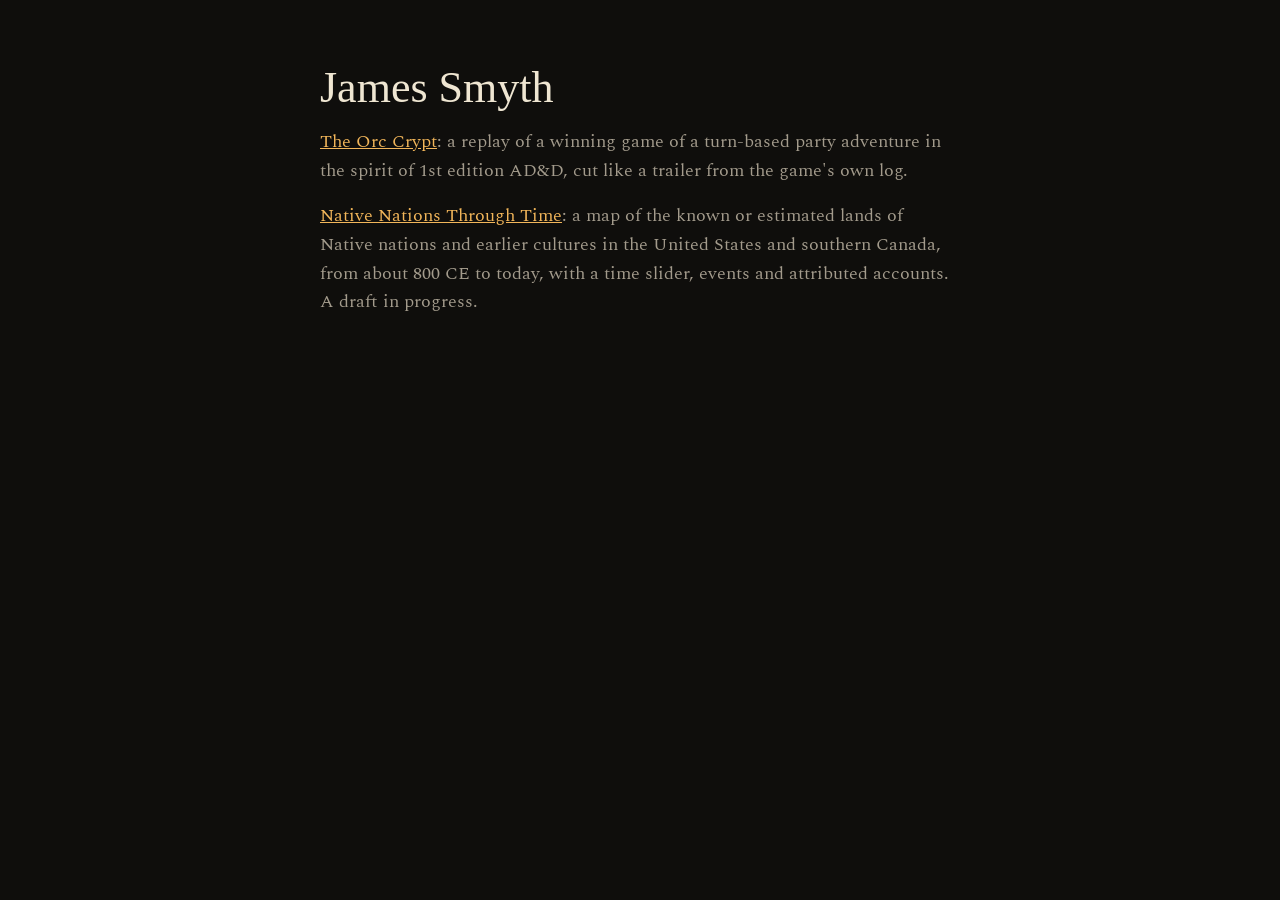
<file: index.html>
<!doctype html>
<html lang="en">
<head>
<meta charset="utf-8">
<meta name="viewport" content="width=device-width, initial-scale=1">
<title>James Smyth</title>
<link rel="stylesheet" href="https://fonts.googleapis.com/css2?family=IM+Fell+English+SC&family=Spectral&display=swap">
<style>
  :root { color-scheme: dark; }
  body { margin: 0; background: #0f0e0c; color: #efe6d2; font: 18px/1.6 "Spectral", Georgia, serif; padding: 64px 16px; }
  main { max-width: 640px; margin: 0 auto; display: grid; gap: 16px; }
  h1 { font: 400 44px/1.1 "IM Fell English SC", Georgia, serif; margin: 0; }
  a { color: #f2b65a; }
  p { margin: 0; color: #a39b8c; }
</style>
</head>
<body>
<main>
  <h1>James Smyth</h1>
  <p><a href="orc-crypt/">The Orc Crypt</a>: a replay of a winning game of a turn-based party adventure in the spirit of 1st edition AD&amp;D, cut like a trailer from the game's own log.</p>
  <p><a href="native-history/">Native Nations Through Time</a>: a map of the known or estimated lands of Native nations and earlier cultures in the United States and southern Canada, from about 800 CE to today, with a time slider, events and attributed accounts. A draft in progress.</p>
</main>
</body>
</html>
</file>
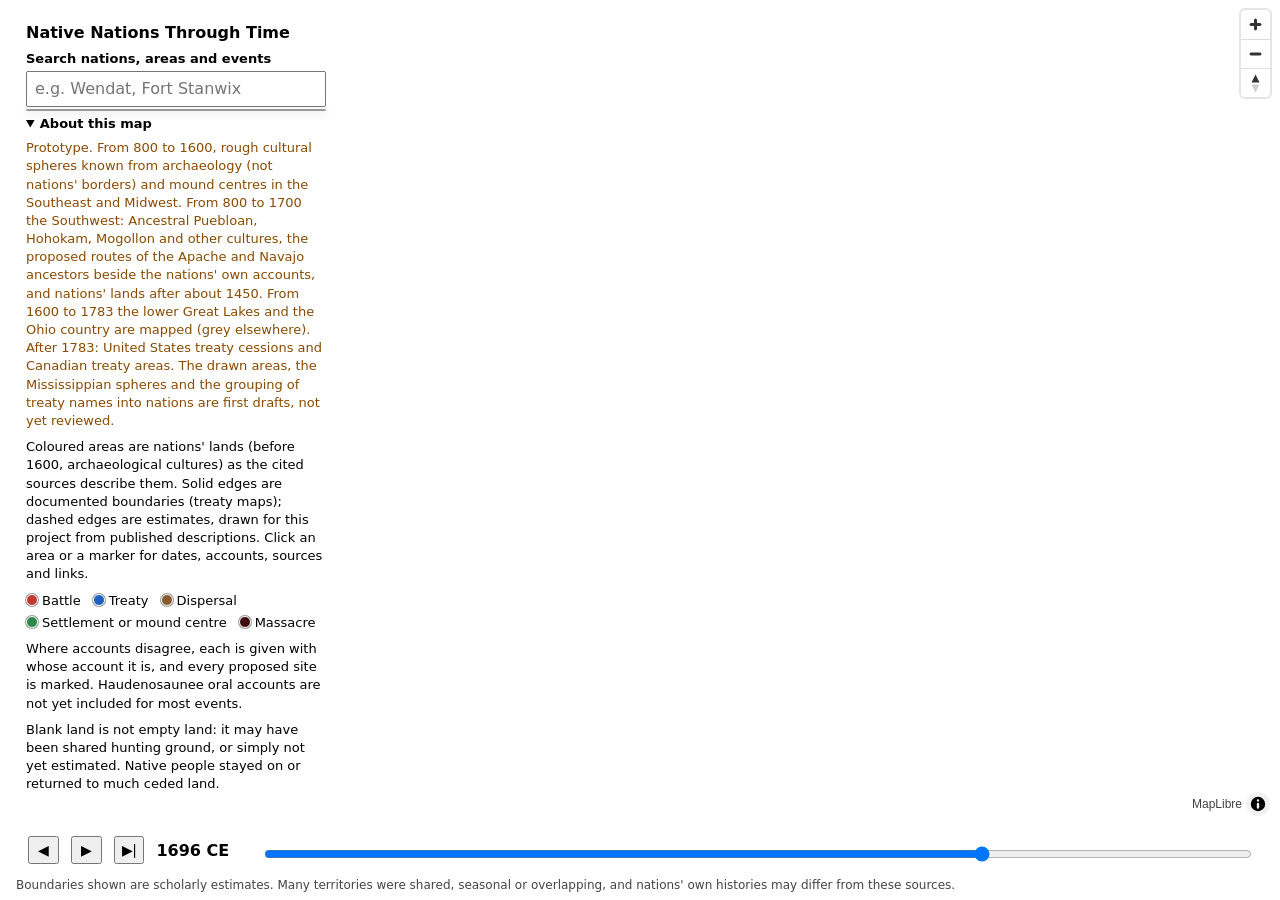
<file: native-history/index.html>
<!doctype html>
<html lang="en">
  <head>
    <meta charset="UTF-8" />
    <link rel="icon" type="image/svg+xml" href="/native-history/favicon.svg" />
    <meta name="viewport" content="width=device-width, initial-scale=1.0" />
    <title>Native Nations Through Time</title>
    <script type="module" crossorigin src="/native-history/assets/index-DQbSGbGF.js"></script>
    <link rel="stylesheet" crossorigin href="/native-history/assets/index-DJU72vhk.css">
  </head>
  <body>
    <div id="map"></div>
    <aside id="legend">
      <h1>Native Nations Through Time</h1>
      <div class="search">
        <label for="search">Search nations, areas and events</label>
        <input id="search" type="search" autocomplete="off" spellcheck="false" placeholder="e.g. Wendat, Fort Stanwix" />
        <ul id="search-results"></ul>
        <span id="search-status" class="visually-hidden" aria-live="polite"></span>
      </div>
      <details id="about" open>
      <summary>About this map</summary>
      <p class="prototype">
        Prototype. From 800 to 1600, rough cultural spheres known from archaeology (not
        nations' borders) and mound centres in the Southeast and Midwest. From 800 to 1700 the
        Southwest: Ancestral Puebloan, Hohokam, Mogollon and other cultures, the proposed routes of
        the Apache and Navajo ancestors beside the nations' own accounts, and nations' lands after
        about 1450. From 1600 to 1783 the lower Great Lakes and the Ohio country are mapped (grey
        elsewhere). After 1783: United
        States treaty cessions and Canadian treaty areas. The drawn areas, the Mississippian
        spheres and the grouping of treaty names into nations are first drafts, not yet reviewed.
      </p>
      <p>
        Coloured areas are nations' lands (before 1600, archaeological cultures) as the cited sources describe them. Solid edges are
        documented boundaries (treaty maps); dashed edges are estimates, drawn for this project
        from published descriptions. Click an area or a marker for dates, accounts, sources and
        links.
      </p>
      <ul class="key">
        <li><span class="dot" style="background:#c0392b"></span>Battle</li>
        <li><span class="dot" style="background:#1f5fbf"></span>Treaty</li>
        <li><span class="dot" style="background:#8a5a2b"></span>Dispersal</li>
        <li><span class="dot" style="background:#2a8a4a"></span>Settlement or mound centre</li>
        <li><span class="dot" style="background:#3d0b0b"></span>Massacre</li>
      </ul>
      <p>
        Where accounts disagree, each is given with whose account it is, and every proposed site
        is marked. Haudenosaunee oral accounts are not yet included for most events.
      </p>
      <p>
        Blank land is not empty land: it may have been shared hunting ground, or simply not yet
        estimated. Native people stayed on or returned to much ceded land.
      </p>
      <p>
        Point at the map to outline every area under the pointer; where areas overlap, a note
        names them. The address bar keeps the year and view, so the page can be shared or
        bookmarked as it is.
      </p>
      </details>
      <label><input id="show-today" type="checkbox" /> Show today's US reservations and trust lands</label>
      <label><input id="plain-basemap" type="checkbox" /> Hide modern borders, places and roads</label>
    </aside>
    <div id="overlap-readout" hidden aria-hidden="true"></div>
    <footer id="bottom-bar">
    <div id="timebar">
      <button id="back" type="button" aria-label="Back one year">◀</button>
      <button id="play" type="button" aria-label="Play">▶</button>
      <button id="forward" type="button" aria-label="Forward one year">▶|</button>
      <span id="year-label"></span>
      <div class="track">
        <div id="ticks"></div>
        <input id="year" type="range" min="800" max="2026" step="1" value="1696" aria-label="Year" />
      </div>
    </div>
    <p id="notice">
      Boundaries shown are scholarly estimates. Many territories were shared, seasonal or
      overlapping, and nations' own histories may differ from these sources.
    </p>
    </footer>
  </body>
</html>
</file>
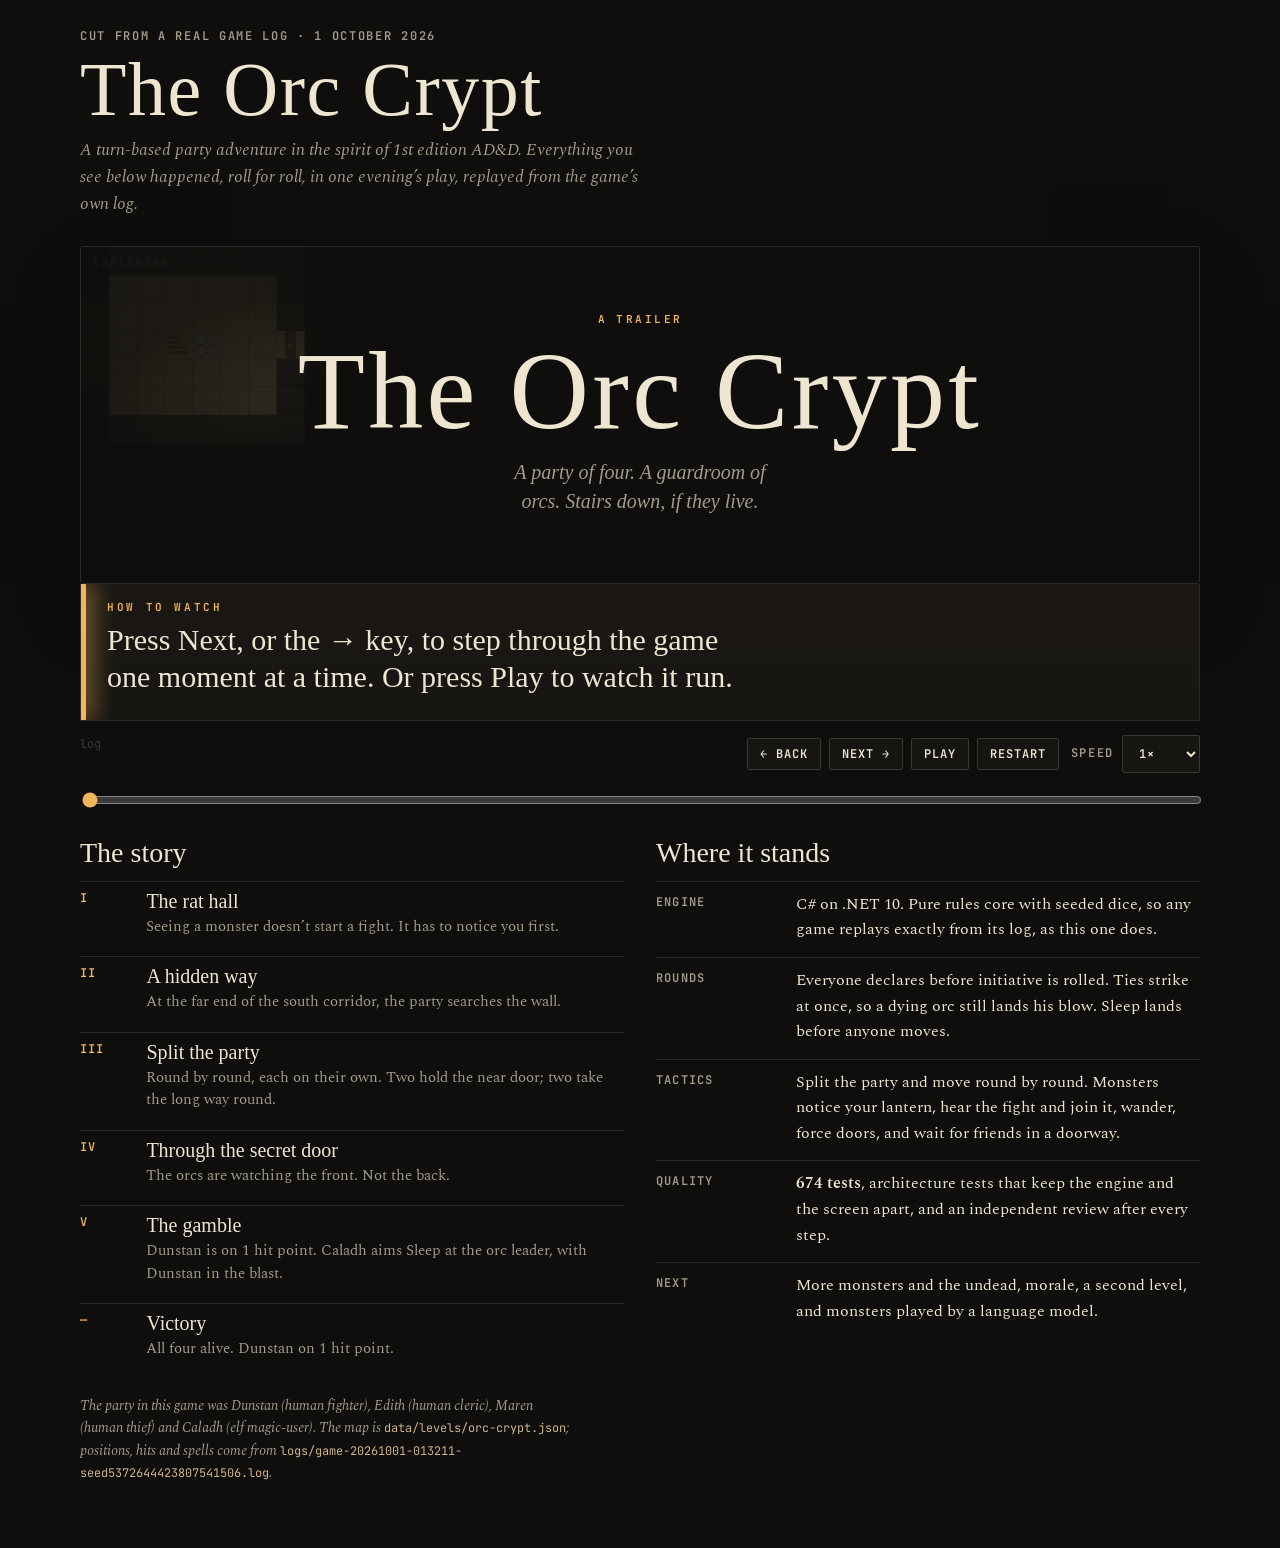
<file: orc-crypt/index.html>
<!doctype html>
<html lang="en">
<head>
<meta charset="utf-8">
<meta name="viewport" content="width=device-width, initial-scale=1, viewport-fit=cover">
<meta name="description" content="An animated replay of a real, winning game of The Orc Crypt, a turn-based party adventure in the spirit of 1st edition AD&amp;D.">
<style>*,*::before,*::after{box-sizing:border-box}body{margin:0}img{max-width:100%}[hidden]{display:none!important}</style>
<title>The Orc Crypt</title>
<link rel="preconnect" href="https://fonts.googleapis.com">
<link rel="preconnect" href="https://fonts.gstatic.com" crossorigin>
<link rel="stylesheet" href="https://fonts.googleapis.com/css2?family=IM+Fell+English+SC&family=IM+Fell+English:ital@0;1&family=Spectral:ital,wght@0,400;0,600;1,400&family=JetBrains+Mono:wght@400;600&display=swap">
<style>
  /* A single, deliberately dark world: a lantern in a crypt. */
  :root {
    color-scheme: dark;
    --night: #0f0e0c;
    --panel: #171512;
    --stone: #2b2723;
    --stone-edge: #3d3731;
    --floor-lit: #cdb58a;
    --floor-dim: #3a342c;
    --lantern: #f2b65a;
    --blood: #c4473d;
    --sleep: #7fa3d9;
    --ink: #efe6d2;
    --muted: #a39b8c;
    --rule: #2f2a25;
    --fighter: #8fb0c8;
    --cleric: #e3c06a;
    --thief: #8fbf8a;
    --mage: #b39ad9;
    --display: "IM Fell English SC", "IM Fell English", Georgia, "Times New Roman", serif;
    --display-i: "IM Fell English", Georgia, "Times New Roman", serif;
    --body: "Spectral", Georgia, "Times New Roman", serif;
    --mono: "JetBrains Mono", ui-monospace, "SF Mono", Menlo, Consolas, monospace;
  }
  html, body { background: var(--night); }
  body {
    color: var(--ink);
    font: 400 17px/1.6 var(--body);
    padding-inline: 16px;
    padding-block: 28px 64px;
  }
  .wrap { max-width: 1120px; margin: 0 auto; display: grid; gap: 28px; }

  header { display: grid; gap: 6px; }
  .eyebrow { font: 600 12px/1.4 var(--mono); letter-spacing: .14em; text-transform: uppercase; color: var(--muted); }
  h1 {
    font: 400 clamp(40px, 7vw, 76px)/1 var(--display);
    margin: 0; letter-spacing: .02em; text-wrap: balance;
    color: var(--ink);
  }
  .lede { margin: 4px 0 0; max-width: 62ch; color: var(--muted); font-style: italic; }

  /* The stage: map canvas with cards laid over it. */
  .stage {
    position: relative;
    border: 1px solid var(--rule);
    background: #000;
    overflow: hidden;
    border-radius: 3px;
    box-shadow: 0 30px 80px -30px rgba(0,0,0,.9);
  }
  canvas { display: block; width: 100%; height: auto; }
  .card {
    position: absolute; inset: 0;
    display: grid; place-content: center; text-align: center; gap: 10px;
    padding: 4% 8%;
    background: radial-gradient(ellipse at center, rgba(15,14,12,.72) 0%, rgba(15,14,12,.94) 70%);
    opacity: 0; transition: opacity .6s ease; pointer-events: none;
  }
  .card.on { opacity: 1; }
  .card .k { font: 600 11px/1 var(--mono); letter-spacing: .22em; text-transform: uppercase; color: var(--lantern); }
  .card .t { font: 400 clamp(26px, 5.4vw, 64px)/1.02 var(--display); margin: 0; text-wrap: balance; }
  .card .s { font: italic 400 clamp(14px, 1.9vw, 20px)/1.45 var(--display-i); color: var(--muted); max-width: 46ch; margin: 0 auto; text-wrap: balance; }
  .card[data-kind="title"] .t { font-size: clamp(38px, 9vw, 110px); letter-spacing: .03em; }
  .card[data-kind="victory"] .t { color: var(--lantern); }
  .roster { display: flex; flex-wrap: wrap; justify-content: center; gap: 10px 22px; margin-top: 6px; }
  .roster span { display: inline-flex; align-items: center; gap: 8px; font: 400 clamp(13px, 1.7vw, 18px)/1.2 var(--display-i); color: var(--ink); }
  .roster i { width: 12px; height: 12px; border-radius: 50%; border: 2px solid currentColor; display: inline-block; }

  .hud {
    position: absolute; top: 10px; left: 12px; right: 12px;
    display: flex; justify-content: space-between; gap: 12px; pointer-events: none;
    font: 600 11px/1 var(--mono); letter-spacing: .14em; text-transform: uppercase; color: rgba(239,230,210,.7);
  }

  /* The caption plate: what is happening, in large type, fixed under the map. */
  .plate {
    position: relative; overflow: hidden;
    border: 1px solid var(--rule); border-top: 0;
    background: linear-gradient(180deg, #1b1814 0%, var(--panel) 100%);
    padding: 18px 22px 16px 26px;
    min-height: 7.2em;
    display: grid; align-content: center; gap: 8px;
  }
  .plate::before {
    content: ""; position: absolute; left: 0; top: 0; bottom: 0; width: 5px;
    background: var(--accent, var(--lantern));
    box-shadow: 0 0 24px 2px var(--accent, var(--lantern));
    transition: background .3s, box-shadow .3s;
  }
  .plate .kind {
    font: 600 11px/1 var(--mono); letter-spacing: .24em; text-transform: uppercase;
    color: var(--accent, var(--lantern));
  }
  .plate .say {
    margin: 0; font: 400 clamp(19px, 2.6vw, 30px)/1.25 var(--display-i); color: var(--ink);
    text-wrap: balance;
  }
  .plate .say .who { font-family: var(--display); font-style: normal; letter-spacing: .02em; }
  .plate .say .num {
    font: 600 1.5em/1 var(--display); color: var(--accent, var(--lantern));
    text-shadow: 0 0 18px var(--accent, var(--lantern)); padding: 0 .08em;
  }
  .chips { display: flex; flex-wrap: wrap; gap: 8px; }
  .chip {
    font: 600 12px/1 var(--mono); letter-spacing: .06em; color: var(--ink);
    border: 1px solid var(--stone-edge); background: rgba(0,0,0,.35);
    padding: 6px 9px; border-radius: 2px;
  }
  .chip em { font-style: normal; color: var(--muted); font-weight: 400; }
  .plate.enter .kind, .plate.enter .say, .plate.enter .chips { animation: rise .45s cubic-bezier(.2,.7,.2,1) both; }
  .plate.enter .say { animation-delay: .05s; }
  .plate.enter .chips { animation-delay: .14s; }
  @keyframes rise { from { opacity: 0; transform: translateY(10px); filter: blur(3px); } to { opacity: 1; transform: none; filter: none; } }
  .stage.shake { animation: shake .32s linear; }
  @keyframes shake { 20% { transform: translate(-5px, 2px); } 40% { transform: translate(4px, -3px); } 60% { transform: translate(-3px, 1px); } 80% { transform: translate(2px, -1px); } }
  @media (prefers-reduced-motion: reduce) {
    .plate.enter .kind, .plate.enter .say, .plate.enter .chips, .stage.shake { animation: none; }
  }

  /* Under the plate: the log, as the game writes it. */
  .console { display: grid; grid-template-columns: minmax(0, 1fr) auto; gap: 12px 24px; align-items: start; }
  .ticker {
    font: 400 12px/1.55 var(--mono); color: var(--muted);
    min-height: 1.55em; margin: 0;
  }
  .ticker::before { content: "log  "; color: var(--stone-edge); }
  .orders { font: 400 12px/1.55 var(--mono); color: var(--muted); margin: 6px 0 0 14px; min-height: 1.55em; }
  .orders b { color: var(--ink); font-weight: 600; }
  .controls { display: flex; flex-wrap: wrap; gap: 8px; align-items: center; justify-content: flex-end; }
  button, select {
    font: 600 12px/1 var(--mono); letter-spacing: .08em; text-transform: uppercase;
    color: var(--ink); background: var(--panel); border: 1px solid var(--stone-edge);
    padding: 9px 12px; border-radius: 2px; cursor: pointer;
  }
  button:hover, select:hover { border-color: var(--lantern); }
  button:focus-visible, select:focus-visible, input:focus-visible, .chapters a:focus-visible { outline: 2px solid var(--lantern); outline-offset: 2px; }
  .scrub { grid-column: 1 / -1; width: 100%; accent-color: var(--lantern); }

  /* At rest, the whole story is readable here. */
  .below { display: grid; grid-template-columns: repeat(auto-fit, minmax(300px, 1fr)); gap: 32px; }
  h2 { font: 400 28px/1.1 var(--display); margin: 0 0 12px; }
  .chapters { list-style: none; margin: 0; padding: 0; display: grid; gap: 12px; }
  .chapters a { display: grid; grid-template-columns: 3.2em 1fr; gap: 2px 12px; color: inherit; text-decoration: none; padding: 6px 0; border-top: 1px solid var(--rule); }
  .chapters a:hover .ct { color: var(--lantern); }
  .chapters .cn { font: 600 12px/1.8 var(--mono); color: var(--lantern); letter-spacing: .1em; }
  .chapters .ct { font: 400 20px/1.3 var(--display-i); }
  .chapters .cs { grid-column: 2; color: var(--muted); font-size: 15px; line-height: 1.5; }
  .facts { margin: 0; display: grid; gap: 14px; }
  .facts div { display: grid; grid-template-columns: 7.5em 1fr; gap: 12px; border-top: 1px solid var(--rule); padding-top: 10px; }
  .facts dt { font: 600 12px/1.8 var(--mono); letter-spacing: .1em; text-transform: uppercase; color: var(--muted); }
  .facts dd { margin: 0; font-size: 16px; }
  .facts dd b { font-weight: 600; color: var(--ink); }
  .note { color: var(--muted); font-size: 14px; font-style: italic; margin: 0; max-width: 70ch; }
  code { font: 400 .85em var(--mono); color: var(--floor-lit); }

  @media (max-width: 640px) {
    .console { grid-template-columns: 1fr; }
    .controls { justify-content: flex-start; }
    .facts div { grid-template-columns: 1fr; gap: 2px; }
  }
</style>

</head>
<body>
<div class="wrap">
  <header>
    <div class="eyebrow">Cut from a real game log · 1 October 2026</div>
    <h1>The Orc Crypt</h1>
    <p class="lede">A turn-based party adventure in the spirit of 1st edition AD&amp;D. Everything you see below happened, roll for roll, in one evening’s play, replayed from the game’s own log.</p>
  </header>

  <section aria-label="Replay">
    <div class="stage" id="stage">
      <canvas id="map" width="1600" height="480" role="img" aria-label="Top-down map of the Orc Crypt with the party and monsters"></canvas>
      <div class="hud"><span id="hud-l">Exploring</span><span id="hud-r"></span></div>
      <div class="card" id="card" data-kind="title"><div class="k" id="card-k"></div><p class="t" id="card-t">The Orc Crypt</p><p class="s" id="card-s"></p><div class="roster" id="roster" hidden></div></div>
    </div>
    <div class="plate" id="plate" aria-live="polite">
      <div class="kind" id="plate-kind">How to watch</div>
      <p class="say" id="plate-say">Press Next, or the → key, to step through the game one moment at a time. Or press Play to watch it run.</p>
      <div class="chips" id="plate-chips"></div>
    </div>
    <div class="console" style="margin-top:14px">
      <div>
        <p class="ticker" id="ticker"></p>
        <p class="orders" id="orders"></p>
      </div>
      <div class="controls">
        <button id="back" type="button" aria-label="Previous moment">← Back</button>
        <button id="next" type="button" aria-label="Next moment">Next →</button>
        <button id="play" type="button">Play</button>
        <button id="restart" type="button">Restart</button>
        <label class="eyebrow" for="speed" style="margin-left:4px">Speed</label>
        <select id="speed"><option value="0.5">0.5×</option><option value="1" selected>1×</option><option value="1.5">1.5×</option></select>
      </div>
      <input class="scrub" id="scrub" type="range" min="0" max="1" value="0" aria-label="Position in the replay">
    </div>
  </section>

  <section class="below">
    <div>
      <h2>The story</h2>
      <ol class="chapters" id="chapters"></ol>
    </div>
    <div>
      <h2>Where it stands</h2>
      <dl class="facts">
        <div><dt>Engine</dt><dd>C# on .NET 10. Pure rules core with seeded dice, so any game replays exactly from its log, as this one does.</dd></div>
        <div><dt>Rounds</dt><dd>Everyone declares before initiative is rolled. Ties strike at once, so a dying orc still lands his blow. Sleep lands before anyone moves.</dd></div>
        <div><dt>Tactics</dt><dd>Split the party and move round by round. Monsters notice your lantern, hear the fight and join it, wander, force doors, and wait for friends in a doorway.</dd></div>
        <div><dt>Quality</dt><dd><b>674 tests</b>, architecture tests that keep the engine and the screen apart, and an independent review after every step.</dd></div>
        <div><dt>Next</dt><dd>More monsters and the undead, morale, a second level, and monsters played by a language model.</dd></div>
      </dl>
    </div>
  </section>
  <p class="note">The party in this game was Dunstan (human fighter), Edith (human cleric), Maren (human thief) and Caladh (elf magic-user). The map is <code>data/levels/orc-crypt.json</code>; positions, hits and spells come from <code>logs/game-20261001-013211-seed5372644423807541506.log</code>.</p>
</div>

<script id="data" type="application/json">{"W":40,"H":12,"names":["Dunstan","Edith","Maren","Caladh","Giant Rat 1","Giant Rat 2","Orc 3","Orc 4","Orc Leader 5"],"party":[{"n":"Dunstan","race":"human","cls":"Fighter","hp":10,"mx":10,"ac":3},{"n":"Edith","race":"human","cls":"Cleric","hp":10,"mx":10,"ac":2},{"n":"Maren","race":"human","cls":"Thief","hp":6,"mx":6,"ac":7},{"n":"Caladh","race":"elf","cls":"Magic-User","hp":4,"mx":4,"ac":8}],"monsters":[{"n":"Giant Rat 1","mx":1},{"n":"Giant Rat 2","mx":3},{"n":"Orc 3","mx":5},{"n":"Orc 4","mx":6},{"n":"Orc Leader 5","mx":8}],"frames":[{"t":[[4,3,10,0,1,0],[4,3,10,0,1,0],[4,3,6,0,1,0],[4,3,4,0,1,0],[20,4,1,0,0,0],[23,6,3,0,0,0],[33,4,5,0,0,0],[33,6,6,0,0,0],[36,5,8,0,0,0]],"v":"[base64]","e":"[base64]","m":1,"p":[4,3],"r":0,"map":["########################################","#......#################################","#......#########..........#####........#","#..<...+.......+..........#####........#","#......#########..........#####........#","#......#########..........+..........>.#","################..........#####........#","################..........#####........#","##################.############........#","##################.###############S#####","##################.................#####","########################################"],"c":null,"card":{"t":"The Orc Crypt","s":"A party of four. A guardroom of orcs. Stairs down, if they live.","k":"title"},"fx":[],"ms":3400},{"t":[[4,3,10,0,1,0],[4,3,10,0,1,0],[4,3,6,0,1,0],[4,3,4,0,1,0],[20,4,1,0,0,0],[23,6,3,0,0,0],[33,4,5,0,0,0],[33,6,6,0,0,0],[36,5,8,0,0,0]],"v":"[base64]","e":"[base64]","m":1,"p":[4,3],"r":0,"map":null,"c":null,"card":{"t":"The party","s":"Dunstan, human fighter \u00b7 Edith, human cleric \u00b7 Maren, human thief \u00b7 Caladh, elf magic-user","k":"party"},"fx":[],"ms":3000},{"t":[[4,3,10,0,1,0],[4,3,10,0,1,0],[4,3,6,0,1,0],[4,3,4,0,1,0],[20,4,1,0,0,0],[23,6,3,0,0,0],[33,4,5,0,0,0],[33,6,6,0,0,0],[36,5,8,0,0,0]],"v":"[base64]","e":"[base64]","m":1,"p":[4,3],"r":0,"map":null,"c":"They set out from the stairs up, lantern lit.","card":null,"fx":[],"ms":900},{"t":[[8,3,10,0,1,0],[8,3,10,0,1,0],[8,3,6,0,1,0],[8,3,4,0,1,0],[20,4,1,0,0,0],[23,6,3,0,0,0],[33,4,5,0,0,0],[33,6,6,0,0,0],[36,5,8,0,0,0]],"v":"[base64]","e":"[base64]","m":1,"p":[8,3],"r":0,"map":null,"c":null,"card":null,"fx":[],"ms":110},{"t":[[9,3,10,0,1,0],[9,3,10,0,1,0],[9,3,6,0,1,0],[9,3,4,0,1,0],[20,4,1,0,0,0],[23,6,3,0,0,0],[33,4,5,0,0,0],[33,6,6,0,0,0],[36,5,8,0,0,0]],"v":"[base64]","e":"[base64]","m":1,"p":[9,3],"r":0,"map":null,"c":"The party heads east.","card":null,"fx":[],"ms":700},{"t":[[10,3,10,0,1,0],[10,3,10,0,1,0],[10,3,6,0,1,0],[10,3,4,0,1,0],[20,4,1,0,0,0],[23,6,3,0,0,0],[33,4,5,0,0,0],[33,6,6,0,0,0],[36,5,8,0,0,0]],"v":"[base64]","e":"[base64]","m":1,"p":[10,3],"r":0,"map":null,"c":null,"card":null,"fx":[],"ms":110},{"t":[[11,3,10,0,1,0],[11,3,10,0,1,0],[11,3,6,0,1,0],[11,3,4,0,1,0],[20,4,1,0,0,0],[23,6,3,0,0,0],[33,4,5,0,0,0],[33,6,6,0,0,0],[36,5,8,0,0,0]],"v":"[base64]","e":"[base64]","m":1,"p":[11,3],"r":0,"map":null,"c":null,"card":null,"fx":[],"ms":110},{"t":[[12,3,10,0,1,0],[12,3,10,0,1,0],[12,3,6,0,1,0],[12,3,4,0,1,0],[20,4,1,0,0,0],[23,6,3,0,0,0],[33,4,5,0,0,0],[33,6,6,0,0,0],[36,5,8,0,0,0]],"v":"[base64]","e":"[base64]","m":1,"p":[12,3],"r":0,"map":null,"c":null,"card":null,"fx":[],"ms":110},{"t":[[13,3,10,0,1,0],[13,3,10,0,1,0],[13,3,6,0,1,0],[13,3,4,0,1,0],[20,4,1,0,0,0],[23,6,3,0,0,0],[33,4,5,0,0,0],[33,6,6,0,0,0],[36,5,8,0,0,0]],"v":"[base64]","e":"[base64]","m":1,"p":[13,3],"r":0,"map":null,"c":null,"card":null,"fx":[],"ms":110},{"t":[[14,3,10,0,1,0],[14,3,10,0,1,0],[14,3,6,0,1,0],[14,3,4,0,1,0],[20,4,1,0,0,0],[23,6,3,0,0,0],[33,4,5,0,0,0],[33,6,6,0,0,0],[36,5,8,0,0,0]],"v":"[base64]","e":"[base64]","m":1,"p":[14,3],"r":0,"map":null,"c":null,"card":null,"fx":[],"ms":110},{"t":[[14,3,10,0,1,0],[14,3,10,0,1,0],[14,3,6,0,1,0],[14,3,4,0,1,0],[20,4,1,0,0,0],[23,6,3,0,0,0],[33,4,5,0,0,0],[33,6,6,0,0,0],[36,5,8,0,0,0]],"v":"[base64]","e":"[base64]","m":1,"p":[14,3],"r":0,"map":["########################################","#......#################################","#......#########..........#####........#","#..<...+......./..........#####........#","#......#########..........#####........#","#......#########..........+..........>.#","################..........#####........#","################..........#####........#","##################.############........#","##################.###############S#####","##################.................#####","########################################"],"c":"The door creaks open.","card":null,"fx":[],"ms":700},{"t":[[14,3,10,0,1,0],[14,3,10,0,1,0],[14,3,6,0,1,0],[14,3,4,0,1,0],[20,4,1,0,0,0],[23,6,3,0,0,0],[33,4,5,0,0,0],[33,6,6,0,0,0],[36,5,8,0,0,0]],"v":"[base64]","e":"[base64]","m":1,"p":[14,3],"r":0,"map":null,"c":null,"card":{"t":"I \u00b7 The rat hall","s":"Seeing a monster doesn\u2019t start a fight. It has to notice you first.","k":"chapter"},"fx":[],"ms":2600},{"t":[[14,3,10,0,1,0],[14,3,10,0,1,0],[14,3,6,0,1,0],[14,3,4,0,1,0],[20,4,1,0,1,0],[23,6,3,0,0,0],[33,4,5,0,0,0],[33,6,6,0,0,0],[36,5,8,0,0,0]],"v":"[base64]","e":"[base64]","m":1,"p":[14,3],"r":0,"map":null,"c":"You see Giant Rat 1. It hasn't noticed you.","card":null,"fx":[],"ms":1200},{"t":[[15,3,10,0,1,0],[15,3,10,0,1,0],[15,3,6,0,1,0],[15,3,4,0,1,0],[20,4,1,0,1,0],[23,6,3,0,0,0],[33,4,5,0,0,0],[33,6,6,0,0,0],[36,5,8,0,0,0]],"v":"[base64]","e":"[base64]","m":1,"p":[15,3],"r":0,"map":null,"c":"The party heads east.","card":null,"fx":[],"ms":700},{"t":[[15,3,10,0,1,0],[15,3,10,0,1,0],[15,3,6,0,1,0],[15,3,4,0,1,0],[20,4,1,0,1,0],[23,6,3,0,0,0],[33,4,5,0,0,0],[33,6,6,0,0,0],[36,5,8,0,0,0]],"v":"[base64]","e":"[base64]","m":1,"p":[15,3],"r":0,"map":null,"c":"Giant Rat 1 could notice you: rolled 2, needing 2 or less \u2014 noticed.","card":null,"fx":[],"ms":1100},{"t":[[15,3,10,0,1,0],[15,3,10,0,1,0],[15,3,6,0,1,0],[15,3,4,0,1,0],[20,4,1,0,1,0],[23,6,3,0,0,0],[33,4,5,0,0,0],[33,6,6,0,0,0],[36,5,8,0,0,0]],"v":"[base64]","e":"[base64]","m":1,"p":[15,3],"r":0,"map":null,"c":"Giant Rat 1 notices you!","card":null,"fx":[],"ms":800},{"t":[[15,3,10,0,1,0],[15,3,10,0,1,0],[15,3,6,0,1,0],[15,3,4,0,1,0],[20,4,1,0,1,0],[23,6,3,0,0,0],[33,4,5,0,0,0],[33,6,6,0,0,0],[36,5,8,0,0,0]],"v":"[base64]","e":"[base64]","m":1,"p":[15,3],"r":0,"map":null,"c":"Monsters! Giant Rat 1.","card":null,"fx":[["alarm"]],"ms":1300},{"t":[[15,3,10,0,1,0],[14,3,10,0,1,0],[13,3,6,0,1,0],[12,3,4,0,1,0],[20,4,1,0,1,0],[23,6,3,0,0,0],[33,4,5,0,0,0],[33,6,6,0,0,0],[36,5,8,0,0,0]],"v":"[base64]","e":"[base64]","m":0,"p":[15,3],"r":0,"map":null,"c":"The party forms up, leader in front.","card":null,"fx":[],"ms":900},{"t":[[15,3,10,0,1,0],[14,3,10,0,1,0],[13,3,6,0,1,0],[12,3,4,0,1,0],[20,4,1,0,1,0],[23,6,3,0,0,0],[33,4,5,0,0,0],[33,6,6,0,0,0],[36,5,8,0,0,0]],"v":"[base64]","e":"[base64]","m":0,"p":[15,3],"r":1,"map":null,"c":"Initiative: party 3, monsters 5.","card":null,"fx":[],"ms":1600,"o":["Dunstan: move towards (18, 3)","Edith: move towards (17, 3)","Maren: move towards (16, 3)","Caladh: move towards (15, 3)","Giant Rat 1: attack Dunstan"]},{"t":[[15,3,10,0,1,0],[14,3,10,0,1,0],[13,3,6,0,1,0],[12,3,4,0,1,0],[16,3,1,0,1,0],[23,6,3,0,0,0],[33,4,5,0,0,0],[33,6,6,0,0,0],[36,5,8,0,0,0]],"v":"[base64]","e":"[base64]","m":0,"p":[15,3],"r":1,"map":null,"c":"Giant Rat 1 moves from (20, 4) to (16, 3).","card":null,"fx":[],"ms":650},{"t":[[15,3,10,0,1,0],[14,3,10,0,1,0],[13,3,6,0,1,0],[12,3,4,0,1,0],[16,3,1,0,1,0],[23,6,3,0,0,0],[33,4,5,0,0,0],[33,6,6,0,0,0],[36,5,8,0,0,0]],"v":"[base64]","e":"[base64]","m":0,"p":[15,3],"r":1,"map":null,"c":"Giant Rat 1 misses Dunstan. (rolled 10 needing 17)","card":null,"fx":[["miss",0]],"ms":900},{"t":[[15,3,10,0,1,0],[14,3,10,0,1,0],[13,3,6,0,1,0],[12,3,4,0,1,0],[16,3,1,0,1,0],[23,6,3,0,0,0],[33,4,5,0,0,0],[33,6,6,0,0,0],[36,5,8,0,0,0]],"v":"[base64]","e":"[base64]","m":0,"p":[15,3],"r":1,"map":null,"c":"Dunstan finds the way blocked at (16, 3) and stops short.","card":null,"fx":[],"ms":1100},{"t":[[15,3,10,0,1,0],[14,3,10,0,1,0],[13,3,6,0,1,0],[12,3,4,0,1,0],[16,3,1,0,1,0],[23,6,3,0,0,0],[33,4,5,0,0,0],[33,6,6,0,0,0],[36,5,8,0,0,0]],"v":"[base64]","e":"[base64]","m":0,"p":[15,3],"r":1,"map":null,"c":"Edith finds the way blocked at (15, 3) and stops short.","card":null,"fx":[],"ms":1100},{"t":[[15,3,10,0,1,0],[14,3,10,0,1,0],[13,3,6,0,1,0],[12,3,4,0,1,0],[16,3,1,0,1,0],[23,6,3,0,0,0],[33,4,5,0,0,0],[33,6,6,0,0,0],[36,5,8,0,0,0]],"v":"[base64]","e":"[base64]","m":0,"p":[15,3],"r":1,"map":null,"c":"Maren finds the way blocked at (14, 3) and stops short.","card":null,"fx":[],"ms":1100},{"t":[[15,3,10,0,1,0],[14,3,10,0,1,0],[13,3,6,0,1,0],[12,3,4,0,1,0],[16,3,1,0,1,0],[23,6,3,0,0,0],[33,4,5,0,0,0],[33,6,6,0,0,0],[36,5,8,0,0,0]],"v":"[base64]","e":"[base64]","m":0,"p":[15,3],"r":1,"map":null,"c":"Caladh finds the way blocked at (13, 3) and stops short.","card":null,"fx":[],"ms":1100},{"t":[[15,3,10,0,1,0],[14,3,10,0,1,0],[13,3,6,0,1,0],[12,3,4,0,1,0],[16,3,1,0,1,0],[23,6,3,0,0,0],[33,4,5,0,0,0],[33,6,6,0,0,0],[36,5,8,0,0,0]],"v":"[base64]","e":"[base64]","m":0,"p":[15,3],"r":2,"map":null,"c":"Initiative: party 3, monsters 4.","card":null,"fx":[],"ms":1600,"o":["Dunstan: attack Giant Rat 1","Edith: hold","Maren: hold","Caladh: hold","Giant Rat 1: attack Dunstan"]},{"t":[[15,3,10,0,1,0],[14,3,10,0,1,0],[13,3,6,0,1,0],[12,3,4,0,1,0],[16,3,1,0,1,0],[23,6,3,0,0,0],[33,4,5,0,0,0],[33,6,6,0,0,0],[36,5,8,0,0,0]],"v":"[base64]","e":"[base64]","m":0,"p":[15,3],"r":2,"map":null,"c":"Giant Rat 1 misses Dunstan. (rolled 8 needing 17)","card":null,"fx":[["miss",0]],"ms":900},{"t":[[15,3,10,0,1,0],[14,3,10,0,1,0],[13,3,6,0,1,0],[12,3,4,0,1,0],[16,3,0,0,1,0],[23,6,3,0,0,0],[33,4,5,0,0,0],[33,6,6,0,0,0],[36,5,8,0,0,0]],"v":"[base64]","e":"[base64]","m":0,"p":[15,3],"r":2,"map":null,"c":"Dunstan hits Giant Rat 1 with morning star for 6. (rolled 16 needing 13) Giant Rat 1 is at 0/1 hp.","card":null,"fx":[["hit",4,6]],"ms":1300},{"t":[[15,3,10,0,1,0],[14,3,10,0,1,0],[13,3,6,0,1,0],[12,3,4,0,1,0],[16,3,0,2,1,0],[23,6,3,0,0,0],[33,4,5,0,0,0],[33,6,6,0,0,0],[36,5,8,0,0,0]],"v":"[base64]","e":"[base64]","m":0,"p":[15,3],"r":2,"map":null,"c":"Giant Rat 1 falls!","card":null,"fx":[["fall",4]],"ms":1100},{"t":[[15,3,10,0,1,0],[15,3,10,0,1,0],[15,3,6,0,1,0],[15,3,4,0,1,0],[16,3,0,2,1,0],[23,6,3,0,0,0],[33,4,5,0,0,0],[33,6,6,0,0,0],[36,5,8,0,0,0]],"v":"[base64]","e":"[base64]","m":1,"p":[15,3],"r":2,"map":null,"c":"The fight is won.","card":null,"fx":[],"ms":1100},{"t":[[16,3,10,0,1,0],[16,3,10,0,1,0],[16,3,6,0,1,0],[16,3,4,0,1,0],[16,3,0,2,1,0],[23,6,3,0,0,0],[33,4,5,0,0,0],[33,6,6,0,0,0],[36,5,8,0,0,0]],"v":"[base64]","e":"[base64]","m":1,"p":[16,3],"r":2,"map":null,"c":"The party heads east.","card":null,"fx":[],"ms":700},{"t":[[17,3,10,0,1,0],[17,3,10,0,1,0],[17,3,6,0,1,0],[17,3,4,0,1,0],[16,3,0,2,1,0],[23,6,3,0,0,0],[33,4,5,0,0,0],[33,6,6,0,0,0],[36,5,8,0,0,0]],"v":"[base64]","e":"[base64]","m":1,"p":[17,3],"r":2,"map":null,"c":"The party heads east.","card":null,"fx":[],"ms":700},{"t":[[18,3,10,0,1,0],[18,3,10,0,1,0],[18,3,6,0,1,0],[18,3,4,0,1,0],[16,3,0,2,1,0],[23,6,3,0,0,0],[33,4,5,0,0,0],[33,6,6,0,0,0],[36,5,8,0,0,0]],"v":"[base64]","e":"[base64]","m":1,"p":[18,3],"r":2,"map":null,"c":"The party heads east.","card":null,"fx":[],"ms":700},{"t":[[18,3,10,0,1,0],[18,3,10,0,1,0],[18,3,6,0,1,0],[18,3,4,0,1,0],[16,3,0,2,1,0],[22,6,3,0,0,0],[33,4,5,0,0,0],[33,6,6,0,0,0],[36,5,8,0,0,0]],"v":"[base64]","e":"[base64]","m":1,"p":[18,3],"r":2,"map":null,"c":"Giant Rat 2 wanders from (23, 6) to (22, 6).","card":null,"fx":[],"ms":450},{"t":[[18,3,10,0,1,0],[18,3,10,0,1,0],[18,3,6,0,1,0],[18,3,4,0,1,0],[16,3,0,2,1,0],[22,6,3,0,1,0],[33,4,5,0,0,0],[33,6,6,0,0,0],[36,5,8,0,0,0]],"v":"[base64]","e":"[base64]","m":1,"p":[18,3],"r":2,"map":null,"c":"You see Giant Rat 2. It hasn't noticed you.","card":null,"fx":[],"ms":1200},{"t":[[19,3,10,0,1,0],[19,3,10,0,1,0],[19,3,6,0,1,0],[19,3,4,0,1,0],[16,3,0,2,1,0],[22,6,3,0,1,0],[33,4,5,0,0,0],[33,6,6,0,0,0],[36,5,8,0,0,0]],"v":"[base64]","e":"[base64]","m":1,"p":[19,3],"r":2,"map":null,"c":"The party heads east.","card":null,"fx":[],"ms":700},{"t":[[19,3,10,0,1,0],[19,3,10,0,1,0],[19,3,6,0,1,0],[19,3,4,0,1,0],[16,3,0,2,1,0],[21,6,3,0,1,0],[33,4,5,0,0,0],[33,6,6,0,0,0],[36,5,8,0,0,0]],"v":"[base64]","e":"[base64]","m":1,"p":[19,3],"r":2,"map":null,"c":"Giant Rat 2 wanders from (22, 6) to (21, 6).","card":null,"fx":[],"ms":450},{"t":[[20,3,10,0,1,0],[20,3,10,0,1,0],[20,3,6,0,1,0],[20,3,4,0,1,0],[16,3,0,2,1,0],[21,6,3,0,1,0],[33,4,5,0,0,0],[33,6,6,0,0,0],[36,5,8,0,0,0]],"v":"[base64]","e":"[base64]","m":1,"p":[20,3],"r":2,"map":null,"c":"The party heads east.","card":null,"fx":[],"ms":700},{"t":[[20,3,10,0,1,0],[20,3,10,0,1,0],[20,3,6,0,1,0],[20,3,4,0,1,0],[16,3,0,2,1,0],[20,6,3,0,1,0],[33,4,5,0,0,0],[33,6,6,0,0,0],[36,5,8,0,0,0]],"v":"[base64]","e":"[base64]","m":1,"p":[20,3],"r":2,"map":null,"c":"Giant Rat 2 wanders from (21, 6) to (20, 6).","card":null,"fx":[],"ms":450},{"t":[[20,3,10,0,1,0],[20,3,10,0,1,0],[20,3,6,0,1,0],[20,3,4,0,1,0],[16,3,0,2,1,0],[20,6,3,0,1,0],[33,4,5,0,0,0],[33,6,6,0,0,0],[36,5,8,0,0,0]],"v":"[base64]","e":"[base64]","m":1,"p":[20,3],"r":2,"map":null,"c":"Giant Rat 2 could notice you: rolled 2, needing 5 or less \u2014 noticed.","card":null,"fx":[],"ms":1100},{"t":[[20,3,10,0,1,0],[20,3,10,0,1,0],[20,3,6,0,1,0],[20,3,4,0,1,0],[16,3,0,2,1,0],[20,6,3,0,1,0],[33,4,5,0,0,0],[33,6,6,0,0,0],[36,5,8,0,0,0]],"v":"[base64]","e":"[base64]","m":1,"p":[20,3],"r":2,"map":null,"c":"Giant Rat 2 notices you!","card":null,"fx":[],"ms":800},{"t":[[20,3,10,0,1,0],[20,3,10,0,1,0],[20,3,6,0,1,0],[20,3,4,0,1,0],[16,3,0,2,1,0],[20,6,3,0,1,0],[33,4,5,0,0,0],[33,6,6,0,0,0],[36,5,8,0,0,0]],"v":"[base64]","e":"[base64]","m":1,"p":[20,3],"r":2,"map":null,"c":"Monsters! Giant Rat 2.","card":null,"fx":[["alarm"]],"ms":1300},{"t":[[20,3,10,0,1,0],[20,2,10,0,1,0],[21,2,6,0,1,0],[22,2,4,0,1,0],[16,3,0,2,1,0],[20,6,3,0,1,0],[33,4,5,0,0,0],[33,6,6,0,0,0],[36,5,8,0,0,0]],"v":"[base64]","e":"[base64]","m":0,"p":[20,3],"r":2,"map":null,"c":"The party forms up, leader in front.","card":null,"fx":[],"ms":900},{"t":[[20,3,10,0,1,0],[20,2,10,0,1,0],[21,2,6,0,1,0],[22,2,4,0,1,0],[16,3,0,2,1,0],[20,6,3,0,1,0],[33,4,5,0,0,0],[33,6,6,0,0,0],[36,5,8,0,0,0]],"v":"[base64]","e":"[base64]","m":0,"p":[20,3],"r":1,"map":null,"c":"Initiative: party 2, monsters 5.","card":null,"fx":[],"ms":1600,"o":["Dunstan: attack Giant Rat 2","Edith: move towards (19, 5)","Maren: move towards (21, 5)","Caladh: hold","Giant Rat 2: attack Dunstan"]},{"t":[[20,3,10,0,1,0],[20,2,10,0,1,0],[21,2,6,0,1,0],[22,2,4,0,1,0],[16,3,0,2,1,0],[20,4,3,0,1,0],[33,4,5,0,0,0],[33,6,6,0,0,0],[36,5,8,0,0,0]],"v":"[base64]","e":"[base64]","m":0,"p":[20,3],"r":1,"map":null,"c":"Giant Rat 2 moves from (20, 6) to (20, 4).","card":null,"fx":[],"ms":650},{"t":[[20,3,10,0,1,0],[20,2,10,0,1,0],[21,2,6,0,1,0],[22,2,4,0,1,0],[16,3,0,2,1,0],[20,4,3,0,1,0],[33,4,5,0,0,0],[33,6,6,0,0,0],[36,5,8,0,0,0]],"v":"[base64]","e":"[base64]","m":0,"p":[20,3],"r":1,"map":null,"c":"Giant Rat 2 misses Dunstan. (rolled 16 needing 17)","card":null,"fx":[["miss",0]],"ms":900},{"t":[[20,3,10,0,1,0],[20,2,10,0,1,0],[21,2,6,0,1,0],[22,2,4,0,1,0],[16,3,0,2,1,0],[20,4,0,0,1,0],[33,4,5,0,0,0],[33,6,6,0,0,0],[36,5,8,0,0,0]],"v":"[base64]","e":"[base64]","m":0,"p":[20,3],"r":1,"map":null,"c":"Dunstan hits Giant Rat 2 with morning star for 10. (rolled 19 needing 13) Giant Rat 2 is at 0/3 hp.","card":null,"fx":[["hit",5,10]],"ms":1300},{"t":[[20,3,10,0,1,0],[20,2,10,0,1,0],[21,2,6,0,1,0],[22,2,4,0,1,0],[16,3,0,2,1,0],[20,4,0,2,1,0],[33,4,5,0,0,0],[33,6,6,0,0,0],[36,5,8,0,0,0]],"v":"[base64]","e":"[base64]","m":0,"p":[20,3],"r":1,"map":null,"c":"Giant Rat 2 falls!","card":null,"fx":[["fall",5]],"ms":1100},{"t":[[20,3,10,0,1,0],[20,2,10,0,1,0],[21,2,6,0,1,0],[22,2,4,0,1,0],[16,3,0,2,1,0],[20,4,0,2,1,0],[33,4,5,0,0,0],[33,6,6,0,0,0],[36,5,8,0,0,0]],"v":"[base64]","e":"[base64]","m":0,"p":[20,3],"r":1,"map":null,"c":"Edith finds the way blocked at (20, 3) and stops short.","card":null,"fx":[],"ms":1100},{"t":[[20,3,10,0,1,0],[20,2,10,0,1,0],[21,5,6,0,1,0],[22,2,4,0,1,0],[16,3,0,2,1,0],[20,4,0,2,1,0],[33,4,5,0,0,0],[33,6,6,0,0,0],[36,5,8,0,0,0]],"v":"[base64]","e":"[base64]","m":0,"p":[20,3],"r":1,"map":null,"c":"Maren moves from (21, 2) to (21, 5).","card":null,"fx":[],"ms":650},{"t":[[20,3,10,0,1,0],[20,3,10,0,1,0],[20,3,6,0,1,0],[20,3,4,0,1,0],[16,3,0,2,1,0],[20,4,0,2,1,0],[33,4,5,0,0,0],[33,6,6,0,0,0],[36,5,8,0,0,0]],"v":"[base64]","e":"[base64]","m":1,"p":[20,3],"r":1,"map":null,"c":"The fight is won.","card":null,"fx":[],"ms":1100},{"t":[[20,2,10,0,1,0],[20,2,10,0,1,0],[20,2,6,0,1,0],[20,2,4,0,1,0],[16,3,0,2,1,0],[20,4,0,2,1,0],[33,4,5,0,0,0],[33,6,6,0,0,0],[36,5,8,0,0,0]],"v":"[base64]","e":"[base64]","m":1,"p":[20,2],"r":1,"map":null,"c":"The party heads north.","card":null,"fx":[],"ms":700},{"t":[[20,3,10,0,1,0],[20,3,10,0,1,0],[20,3,6,0,1,0],[20,3,4,0,1,0],[16,3,0,2,1,0],[20,4,0,2,1,0],[33,4,5,0,0,0],[33,6,6,0,0,0],[36,5,8,0,0,0]],"v":"[base64]","e":"[base64]","m":1,"p":[20,3],"r":1,"map":null,"c":"The party heads south.","card":null,"fx":[],"ms":700},{"t":[[20,4,10,0,1,0],[20,4,10,0,1,0],[20,4,6,0,1,0],[20,4,4,0,1,0],[16,3,0,2,1,0],[20,4,0,2,1,0],[33,4,5,0,0,0],[33,6,6,0,0,0],[36,5,8,0,0,0]],"v":"[base64]","e":"[base64]","m":1,"p":[20,4],"r":1,"map":null,"c":null,"card":null,"fx":[],"ms":110},{"t":[[20,5,10,0,1,0],[20,5,10,0,1,0],[20,5,6,0,1,0],[20,5,4,0,1,0],[16,3,0,2,0,0],[20,4,0,2,1,0],[33,4,5,0,0,0],[33,6,6,0,0,0],[36,5,8,0,0,0]],"v":"[base64]","e":"[base64]","m":1,"p":[20,5],"r":1,"map":null,"c":null,"card":null,"fx":[],"ms":110},{"t":[[20,6,10,0,1,0],[20,6,10,0,1,0],[20,6,6,0,1,0],[20,6,4,0,1,0],[16,3,0,2,0,0],[20,4,0,2,1,0],[33,4,5,0,0,0],[33,6,6,0,0,0],[36,5,8,0,0,0]],"v":"[base64]","e":"[base64]","m":1,"p":[20,6],"r":1,"map":null,"c":null,"card":null,"fx":[],"ms":110},{"t":[[20,7,10,0,1,0],[20,7,10,0,1,0],[20,7,6,0,1,0],[20,7,4,0,1,0],[16,3,0,2,0,0],[20,4,0,2,1,0],[33,4,5,0,0,0],[33,6,6,0,0,0],[36,5,8,0,0,0]],"v":"[base64]","e":"[base64]","m":1,"p":[20,7],"r":1,"map":null,"c":null,"card":null,"fx":[],"ms":110},{"t":[[19,7,10,0,1,0],[19,7,10,0,1,0],[19,7,6,0,1,0],[19,7,4,0,1,0],[16,3,0,2,0,0],[20,4,0,2,1,0],[33,4,5,0,0,0],[33,6,6,0,0,0],[36,5,8,0,0,0]],"v":"[base64]","e":"[base64]","m":1,"p":[19,7],"r":1,"map":null,"c":"The party heads west.","card":null,"fx":[],"ms":700},{"t":[[18,7,10,0,1,0],[18,7,10,0,1,0],[18,7,6,0,1,0],[18,7,4,0,1,0],[16,3,0,2,0,0],[20,4,0,2,1,0],[33,4,5,0,0,0],[33,6,6,0,0,0],[36,5,8,0,0,0]],"v":"[base64]","e":"[base64]","m":1,"p":[18,7],"r":1,"map":null,"c":null,"card":null,"fx":[],"ms":110},{"t":[[18,8,10,0,1,0],[18,8,10,0,1,0],[18,8,6,0,1,0],[18,8,4,0,1,0],[16,3,0,2,0,0],[20,4,0,2,0,0],[33,4,5,0,0,0],[33,6,6,0,0,0],[36,5,8,0,0,0]],"v":"[base64]","e":"[base64]","m":1,"p":[18,8],"r":1,"map":null,"c":"The party heads south.","card":null,"fx":[],"ms":700},{"t":[[18,9,10,0,1,0],[18,9,10,0,1,0],[18,9,6,0,1,0],[18,9,4,0,1,0],[16,3,0,2,0,0],[20,4,0,2,0,0],[33,4,5,0,0,0],[33,6,6,0,0,0],[36,5,8,0,0,0]],"v":"[base64]","e":"[base64]","m":1,"p":[18,9],"r":1,"map":null,"c":null,"card":null,"fx":[],"ms":110},{"t":[[18,10,10,0,1,0],[18,10,10,0,1,0],[18,10,6,0,1,0],[18,10,4,0,1,0],[16,3,0,2,0,0],[20,4,0,2,0,0],[33,4,5,0,0,0],[33,6,6,0,0,0],[36,5,8,0,0,0]],"v":"[base64]","e":"[base64]","m":1,"p":[18,10],"r":1,"map":null,"c":null,"card":null,"fx":[],"ms":110},{"t":[[19,10,10,0,1,0],[19,10,10,0,1,0],[19,10,6,0,1,0],[19,10,4,0,1,0],[16,3,0,2,0,0],[20,4,0,2,0,0],[33,4,5,0,0,0],[33,6,6,0,0,0],[36,5,8,0,0,0]],"v":"[base64]","e":"[base64]","m":1,"p":[19,10],"r":1,"map":null,"c":"The party heads east.","card":null,"fx":[],"ms":700},{"t":[[20,10,10,0,1,0],[20,10,10,0,1,0],[20,10,6,0,1,0],[20,10,4,0,1,0],[16,3,0,2,0,0],[20,4,0,2,0,0],[33,4,5,0,0,0],[33,6,6,0,0,0],[36,5,8,0,0,0]],"v":"[base64]","e":"[base64]","m":1,"p":[20,10],"r":1,"map":null,"c":null,"card":null,"fx":[],"ms":110},{"t":[[21,10,10,0,1,0],[21,10,10,0,1,0],[21,10,6,0,1,0],[21,10,4,0,1,0],[16,3,0,2,0,0],[20,4,0,2,0,0],[33,4,5,0,0,0],[33,6,6,0,0,0],[36,5,8,0,0,0]],"v":"[base64]","e":"[base64]","m":1,"p":[21,10],"r":1,"map":null,"c":null,"card":null,"fx":[],"ms":110},{"t":[[22,10,10,0,1,0],[22,10,10,0,1,0],[22,10,6,0,1,0],[22,10,4,0,1,0],[16,3,0,2,0,0],[20,4,0,2,0,0],[33,4,5,0,0,0],[33,6,6,0,0,0],[36,5,8,0,0,0]],"v":"[base64]","e":"[base64]","m":1,"p":[22,10],"r":1,"map":null,"c":null,"card":null,"fx":[],"ms":110},{"t":[[23,10,10,0,1,0],[23,10,10,0,1,0],[23,10,6,0,1,0],[23,10,4,0,1,0],[16,3,0,2,0,0],[20,4,0,2,0,0],[33,4,5,0,0,0],[33,6,6,0,0,0],[36,5,8,0,0,0]],"v":"[base64]","e":"[base64]","m":1,"p":[23,10],"r":1,"map":null,"c":null,"card":null,"fx":[],"ms":110},{"t":[[24,10,10,0,1,0],[24,10,10,0,1,0],[24,10,6,0,1,0],[24,10,4,0,1,0],[16,3,0,2,0,0],[20,4,0,2,0,0],[33,4,5,0,0,0],[33,6,6,0,0,0],[36,5,8,0,0,0]],"v":"[base64]","e":"[base64]","m":1,"p":[24,10],"r":1,"map":null,"c":null,"card":null,"fx":[],"ms":110},{"t":[[25,10,10,0,1,0],[25,10,10,0,1,0],[25,10,6,0,1,0],[25,10,4,0,1,0],[16,3,0,2,0,0],[20,4,0,2,0,0],[33,4,5,0,0,0],[33,6,6,0,0,0],[36,5,8,0,0,0]],"v":"[base64]","e":"[base64]","m":1,"p":[25,10],"r":1,"map":null,"c":null,"card":null,"fx":[],"ms":110},{"t":[[26,10,10,0,1,0],[26,10,10,0,1,0],[26,10,6,0,1,0],[26,10,4,0,1,0],[16,3,0,2,0,0],[20,4,0,2,0,0],[33,4,5,0,0,0],[33,6,6,0,0,0],[36,5,8,0,0,0]],"v":"[base64]","e":"[base64]","m":1,"p":[26,10],"r":1,"map":null,"c":null,"card":null,"fx":[],"ms":110},{"t":[[27,10,10,0,1,0],[27,10,10,0,1,0],[27,10,6,0,1,0],[27,10,4,0,1,0],[16,3,0,2,0,0],[20,4,0,2,0,0],[33,4,5,0,0,0],[33,6,6,0,0,0],[36,5,8,0,0,0]],"v":"[base64]","e":"[base64]","m":1,"p":[27,10],"r":1,"map":null,"c":null,"card":null,"fx":[],"ms":110},{"t":[[28,10,10,0,1,0],[28,10,10,0,1,0],[28,10,6,0,1,0],[28,10,4,0,1,0],[16,3,0,2,0,0],[20,4,0,2,0,0],[33,4,5,0,0,0],[33,6,6,0,0,0],[36,5,8,0,0,0]],"v":"[base64]","e":"[base64]","m":1,"p":[28,10],"r":1,"map":null,"c":null,"card":null,"fx":[],"ms":110},{"t":[[29,10,10,0,1,0],[29,10,10,0,1,0],[29,10,6,0,1,0],[29,10,4,0,1,0],[16,3,0,2,0,0],[20,4,0,2,0,0],[33,4,5,0,0,0],[33,6,6,0,0,0],[36,5,8,0,0,0]],"v":"[base64]","e":"[base64]","m":1,"p":[29,10],"r":1,"map":null,"c":null,"card":null,"fx":[],"ms":110},{"t":[[30,10,10,0,1,0],[30,10,10,0,1,0],[30,10,6,0,1,0],[30,10,4,0,1,0],[16,3,0,2,0,0],[20,4,0,2,0,0],[33,4,5,0,0,0],[33,6,6,0,0,0],[36,5,8,0,0,0]],"v":"[base64]","e":"[base64]","m":1,"p":[30,10],"r":1,"map":null,"c":null,"card":null,"fx":[],"ms":110},{"t":[[31,10,10,0,1,0],[31,10,10,0,1,0],[31,10,6,0,1,0],[31,10,4,0,1,0],[16,3,0,2,0,0],[20,4,0,2,0,0],[33,4,5,0,0,0],[33,6,6,0,0,0],[36,5,8,0,0,0]],"v":"[base64]","e":"[base64]","m":1,"p":[31,10],"r":1,"map":null,"c":null,"card":null,"fx":[],"ms":110},{"t":[[32,10,10,0,1,0],[32,10,10,0,1,0],[32,10,6,0,1,0],[32,10,4,0,1,0],[16,3,0,2,0,0],[20,4,0,2,0,0],[33,4,5,0,0,0],[33,6,6,0,0,0],[36,5,8,0,0,0]],"v":"[base64]","e":"[base64]","m":1,"p":[32,10],"r":1,"map":null,"c":null,"card":null,"fx":[],"ms":110},{"t":[[33,10,10,0,1,0],[33,10,10,0,1,0],[33,10,6,0,1,0],[33,10,4,0,1,0],[16,3,0,2,0,0],[20,4,0,2,0,0],[33,4,5,0,0,0],[33,6,6,0,0,0],[36,5,8,0,0,0]],"v":"[base64]","e":"[base64]","m":1,"p":[33,10],"r":1,"map":null,"c":null,"card":null,"fx":[],"ms":110},{"t":[[34,10,10,0,1,0],[34,10,10,0,1,0],[34,10,6,0,1,0],[34,10,4,0,1,0],[16,3,0,2,0,0],[20,4,0,2,0,0],[33,4,5,0,0,0],[33,6,6,0,0,0],[36,5,8,0,0,0]],"v":"[base64]","e":"[base64]","m":1,"p":[34,10],"r":1,"map":null,"c":null,"card":null,"fx":[],"ms":110},{"t":[[34,10,10,0,1,0],[34,10,10,0,1,0],[34,10,6,0,1,0],[34,10,4,0,1,0],[16,3,0,2,0,0],[20,4,0,2,0,0],[33,4,5,0,0,0],[33,6,6,0,0,0],[36,5,8,0,0,0]],"v":"[base64]","e":"[base64]","m":1,"p":[34,10],"r":1,"map":null,"c":null,"card":{"t":"II \u00b7 A hidden way","s":"At the far end of the south corridor, the party searches the wall.","k":"chapter"},"fx":[],"ms":2600},{"t":[[34,10,10,0,1,0],[34,10,10,0,1,0],[34,10,6,0,1,0],[34,10,4,0,1,0],[16,3,0,2,0,0],[20,4,0,2,0,0],[33,4,5,0,0,0],[33,6,6,0,0,0],[36,5,8,0,0,0]],"v":"[base64]","e":"[base64]","m":1,"p":[34,10],"r":1,"map":["########################################","#......#################################","#......#########..........#####........#","#..<...+......./..........#####........#","#......#########..........#####........#","#......#########..........+..........>.#","################..........#####........#","################..........#####........#","##################.############........#","##################.###############+#####","##################.................#####","########################################"],"c":"A secret door, hidden in the wall!","card":null,"fx":[["find"]],"ms":2600},{"t":[[34,10,10,0,1,0],[34,10,10,0,1,0],[34,10,6,0,1,0],[34,10,4,0,1,0],[16,3,0,2,0,0],[20,4,0,2,0,0],[33,4,5,0,0,0],[33,6,6,0,0,0],[36,5,8,0,0,0]],"v":"[base64]","e":"[base64]","m":1,"p":[34,10],"r":1,"map":null,"c":"They search again, but find nothing more.","card":null,"fx":[],"ms":1100},{"t":[[33,10,10,0,1,0],[33,10,10,0,1,0],[33,10,6,0,1,0],[33,10,4,0,1,0],[16,3,0,2,0,0],[20,4,0,2,0,0],[33,4,5,0,0,0],[33,6,6,0,0,0],[36,5,8,0,0,0]],"v":"[base64]","e":"[base64]","m":1,"p":[33,10],"r":1,"map":null,"c":"The party heads west.","card":null,"fx":[],"ms":700},{"t":[[32,10,10,0,1,0],[32,10,10,0,1,0],[32,10,6,0,1,0],[32,10,4,0,1,0],[16,3,0,2,0,0],[20,4,0,2,0,0],[33,4,5,0,0,0],[33,6,6,0,0,0],[36,5,8,0,0,0]],"v":"[base64]","e":"[base64]","m":1,"p":[32,10],"r":1,"map":null,"c":null,"card":null,"fx":[],"ms":110},{"t":[[31,10,10,0,1,0],[31,10,10,0,1,0],[31,10,6,0,1,0],[31,10,4,0,1,0],[16,3,0,2,0,0],[20,4,0,2,0,0],[33,4,5,0,0,0],[33,6,6,0,0,0],[36,5,8,0,0,0]],"v":"[base64]","e":"[base64]","m":1,"p":[31,10],"r":1,"map":null,"c":null,"card":null,"fx":[],"ms":110},{"t":[[30,10,10,0,1,0],[30,10,10,0,1,0],[30,10,6,0,1,0],[30,10,4,0,1,0],[16,3,0,2,0,0],[20,4,0,2,0,0],[33,4,5,0,0,0],[33,6,6,0,0,0],[36,5,8,0,0,0]],"v":"[base64]","e":"[base64]","m":1,"p":[30,10],"r":1,"map":null,"c":null,"card":null,"fx":[],"ms":110},{"t":[[29,10,10,0,1,0],[29,10,10,0,1,0],[29,10,6,0,1,0],[29,10,4,0,1,0],[16,3,0,2,0,0],[20,4,0,2,0,0],[33,4,5,0,0,0],[33,6,6,0,0,0],[36,5,8,0,0,0]],"v":"[base64]","e":"[base64]","m":1,"p":[29,10],"r":1,"map":null,"c":null,"card":null,"fx":[],"ms":110},{"t":[[28,10,10,0,1,0],[28,10,10,0,1,0],[28,10,6,0,1,0],[28,10,4,0,1,0],[16,3,0,2,0,0],[20,4,0,2,0,0],[33,4,5,0,0,0],[33,6,6,0,0,0],[36,5,8,0,0,0]],"v":"[base64]","e":"[base64]","m":1,"p":[28,10],"r":1,"map":null,"c":null,"card":null,"fx":[],"ms":110},{"t":[[27,10,10,0,1,0],[27,10,10,0,1,0],[27,10,6,0,1,0],[27,10,4,0,1,0],[16,3,0,2,0,0],[20,4,0,2,0,0],[33,4,5,0,0,0],[33,6,6,0,0,0],[36,5,8,0,0,0]],"v":"[base64]","e":"[base64]","m":1,"p":[27,10],"r":1,"map":null,"c":null,"card":null,"fx":[],"ms":110},{"t":[[26,10,10,0,1,0],[26,10,10,0,1,0],[26,10,6,0,1,0],[26,10,4,0,1,0],[16,3,0,2,0,0],[20,4,0,2,0,0],[33,4,5,0,0,0],[33,6,6,0,0,0],[36,5,8,0,0,0]],"v":"[base64]","e":"[base64]","m":1,"p":[26,10],"r":1,"map":null,"c":null,"card":null,"fx":[],"ms":110},{"t":[[25,10,10,0,1,0],[25,10,10,0,1,0],[25,10,6,0,1,0],[25,10,4,0,1,0],[16,3,0,2,0,0],[20,4,0,2,0,0],[33,4,5,0,0,0],[33,6,6,0,0,0],[36,5,8,0,0,0]],"v":"[base64]","e":"[base64]","m":1,"p":[25,10],"r":1,"map":null,"c":null,"card":null,"fx":[],"ms":110},{"t":[[24,10,10,0,1,0],[24,10,10,0,1,0],[24,10,6,0,1,0],[24,10,4,0,1,0],[16,3,0,2,0,0],[20,4,0,2,0,0],[33,4,5,0,0,0],[33,6,6,0,0,0],[36,5,8,0,0,0]],"v":"[base64]","e":"[base64]","m":1,"p":[24,10],"r":1,"map":null,"c":null,"card":null,"fx":[],"ms":110},{"t":[[23,10,10,0,1,0],[23,10,10,0,1,0],[23,10,6,0,1,0],[23,10,4,0,1,0],[16,3,0,2,0,0],[20,4,0,2,0,0],[33,4,5,0,0,0],[33,6,6,0,0,0],[36,5,8,0,0,0]],"v":"[base64]","e":"[base64]","m":1,"p":[23,10],"r":1,"map":null,"c":null,"card":null,"fx":[],"ms":110},{"t":[[22,10,10,0,1,0],[22,10,10,0,1,0],[22,10,6,0,1,0],[22,10,4,0,1,0],[16,3,0,2,0,0],[20,4,0,2,0,0],[33,4,5,0,0,0],[33,6,6,0,0,0],[36,5,8,0,0,0]],"v":"[base64]","e":"[base64]","m":1,"p":[22,10],"r":1,"map":null,"c":null,"card":null,"fx":[],"ms":110},{"t":[[21,10,10,0,1,0],[21,10,10,0,1,0],[21,10,6,0,1,0],[21,10,4,0,1,0],[16,3,0,2,0,0],[20,4,0,2,0,0],[33,4,5,0,0,0],[33,6,6,0,0,0],[36,5,8,0,0,0]],"v":"[base64]","e":"[base64]","m":1,"p":[21,10],"r":1,"map":null,"c":null,"card":null,"fx":[],"ms":110},{"t":[[20,10,10,0,1,0],[20,10,10,0,1,0],[20,10,6,0,1,0],[20,10,4,0,1,0],[16,3,0,2,0,0],[20,4,0,2,0,0],[33,4,5,0,0,0],[33,6,6,0,0,0],[36,5,8,0,0,0]],"v":"[base64]","e":"[base64]","m":1,"p":[20,10],"r":1,"map":null,"c":null,"card":null,"fx":[],"ms":110},{"t":[[19,10,10,0,1,0],[19,10,10,0,1,0],[19,10,6,0,1,0],[19,10,4,0,1,0],[16,3,0,2,0,0],[20,4,0,2,0,0],[33,4,5,0,0,0],[33,6,6,0,0,0],[36,5,8,0,0,0]],"v":"[base64]","e":"[base64]","m":1,"p":[19,10],"r":1,"map":null,"c":null,"card":null,"fx":[],"ms":110},{"t":[[18,10,10,0,1,0],[18,10,10,0,1,0],[18,10,6,0,1,0],[18,10,4,0,1,0],[16,3,0,2,0,0],[20,4,0,2,0,0],[33,4,5,0,0,0],[33,6,6,0,0,0],[36,5,8,0,0,0]],"v":"[base64]","e":"[base64]","m":1,"p":[18,10],"r":1,"map":null,"c":null,"card":null,"fx":[],"ms":110},{"t":[[18,9,10,0,1,0],[18,9,10,0,1,0],[18,9,6,0,1,0],[18,9,4,0,1,0],[16,3,0,2,0,0],[20,4,0,2,0,0],[33,4,5,0,0,0],[33,6,6,0,0,0],[36,5,8,0,0,0]],"v":"[base64]","e":"[base64]","m":1,"p":[18,9],"r":1,"map":null,"c":"The party heads north.","card":null,"fx":[],"ms":700},{"t":[[18,8,10,0,1,0],[18,8,10,0,1,0],[18,8,6,0,1,0],[18,8,4,0,1,0],[16,3,0,2,0,0],[20,4,0,2,0,0],[33,4,5,0,0,0],[33,6,6,0,0,0],[36,5,8,0,0,0]],"v":"[base64]","e":"[base64]","m":1,"p":[18,8],"r":1,"map":null,"c":null,"card":null,"fx":[],"ms":110},{"t":[[18,7,10,0,1,0],[18,7,10,0,1,0],[18,7,6,0,1,0],[18,7,4,0,1,0],[16,3,0,2,0,0],[20,4,0,2,1,0],[33,4,5,0,0,0],[33,6,6,0,0,0],[36,5,8,0,0,0]],"v":"[base64]","e":"[base64]","m":1,"p":[18,7],"r":1,"map":null,"c":null,"card":null,"fx":[],"ms":110},{"t":[[18,6,10,0,1,0],[18,6,10,0,1,0],[18,6,6,0,1,0],[18,6,4,0,1,0],[16,3,0,2,1,0],[20,4,0,2,1,0],[33,4,5,0,0,0],[33,6,6,0,0,0],[36,5,8,0,0,0]],"v":"[base64]","e":"[base64]","m":1,"p":[18,6],"r":1,"map":null,"c":null,"card":null,"fx":[],"ms":110},{"t":[[19,6,10,0,1,0],[19,6,10,0,1,0],[19,6,6,0,1,0],[19,6,4,0,1,0],[16,3,0,2,1,0],[20,4,0,2,1,0],[33,4,5,0,0,0],[33,6,6,0,0,0],[36,5,8,0,0,0]],"v":"[base64]","e":"[base64]","m":1,"p":[19,6],"r":1,"map":null,"c":"The party heads east.","card":null,"fx":[],"ms":700},{"t":[[19,5,10,0,1,0],[19,5,10,0,1,0],[19,5,6,0,1,0],[19,5,4,0,1,0],[16,3,0,2,1,0],[20,4,0,2,1,0],[33,4,5,0,0,0],[33,6,6,0,0,0],[36,5,8,0,0,0]],"v":"[base64]","e":"[base64]","m":1,"p":[19,5],"r":1,"map":null,"c":"The party heads north.","card":null,"fx":[],"ms":700},{"t":[[20,5,10,0,1,0],[20,5,10,0,1,0],[20,5,6,0,1,0],[20,5,4,0,1,0],[16,3,0,2,0,0],[20,4,0,2,1,0],[33,4,5,0,0,0],[33,6,6,0,0,0],[36,5,8,0,0,0]],"v":"[base64]","e":"[base64]","m":1,"p":[20,5],"r":1,"map":null,"c":"The party heads east.","card":null,"fx":[],"ms":700},{"t":[[21,5,10,0,1,0],[21,5,10,0,1,0],[21,5,6,0,1,0],[21,5,4,0,1,0],[16,3,0,2,0,0],[20,4,0,2,1,0],[33,4,5,0,0,0],[33,6,6,0,0,0],[36,5,8,0,0,0]],"v":"[base64]","e":"[base64]","m":1,"p":[21,5],"r":1,"map":null,"c":null,"card":null,"fx":[],"ms":110},{"t":[[21,5,10,0,1,0],[21,5,10,0,1,0],[21,5,6,0,1,0],[21,5,4,0,1,0],[16,3,0,2,0,0],[20,4,0,2,1,0],[33,4,5,0,0,0],[33,6,6,0,0,0],[36,5,8,0,0,0]],"v":"[base64]","e":"[base64]","m":1,"p":[21,5],"r":1,"map":null,"c":null,"card":{"t":"III \u00b7 Split the party","s":"Round by round, each on their own. Two hold the near door; two take the long way round.","k":"chapter"},"fx":[],"ms":2600},{"t":[[21,5,10,0,1,0],[21,5,10,0,1,0],[21,5,6,0,1,0],[21,5,4,0,1,0],[16,3,0,2,0,0],[20,4,0,2,1,0],[33,4,5,0,0,0],[33,6,6,0,0,0],[36,5,8,0,0,0]],"v":"[base64]","e":"[base64]","m":1,"p":[21,5],"r":1,"map":null,"c":"Tactical mode: the party spreads out, each moving on their own.","card":null,"fx":[],"ms":1200},{"t":[[21,5,10,0,1,0],[20,6,10,0,1,0],[19,7,6,0,1,0],[18,7,4,0,1,0],[16,3,0,2,0,0],[20,4,0,2,1,0],[33,4,5,0,0,0],[33,6,6,0,0,0],[36,5,8,0,0,0]],"v":"[base64]","e":"[base64]","m":0,"p":[21,5],"r":1,"map":null,"c":"The party forms up, leader in front.","card":null,"fx":[],"ms":900},{"t":[[21,5,10,0,1,0],[20,6,10,0,1,0],[19,7,6,0,1,0],[18,7,4,0,1,0],[16,3,0,2,0,0],[20,4,0,2,1,0],[33,4,5,0,0,0],[33,6,6,0,0,0],[36,5,8,0,0,0]],"v":"[base64]","e":"[base64]","m":0,"p":[21,5],"r":1,"map":null,"c":"Initiative: party 1.","card":null,"fx":[],"ms":650,"o":["Dunstan: move towards (18, 5)","Edith: move towards (24, 6)","Maren: move towards (24, 7)","Caladh: move towards (17, 7)"]},{"t":[[18,5,10,0,1,0],[20,6,10,0,1,0],[19,7,6,0,1,0],[18,7,4,0,1,0],[16,3,0,2,1,0],[20,4,0,2,1,0],[33,4,5,0,0,0],[33,6,6,0,0,0],[36,5,8,0,0,0]],"v":"[base64]","e":"[base64]","m":0,"p":[21,5],"r":1,"map":null,"c":"Dunstan moves from (21, 5) to (18, 5).","card":null,"fx":[],"ms":650},{"t":[[18,5,10,0,1,0],[24,6,10,0,1,0],[19,7,6,0,1,0],[18,7,4,0,1,0],[16,3,0,2,1,0],[20,4,0,2,1,0],[33,4,5,0,0,0],[33,6,6,0,0,0],[36,5,8,0,0,0]],"v":"[base64]","e":"[base64]","m":0,"p":[21,5],"r":1,"map":null,"c":"Edith moves from (20, 6) to (24, 6).","card":null,"fx":[],"ms":650},{"t":[[18,5,10,0,1,0],[24,6,10,0,1,0],[24,7,6,0,1,0],[18,7,4,0,1,0],[16,3,0,2,1,0],[20,4,0,2,1,0],[33,4,5,0,0,0],[33,6,6,0,0,0],[36,5,8,0,0,0]],"v":"[base64]","e":"[base64]","m":0,"p":[21,5],"r":1,"map":null,"c":"Maren moves from (19, 7) to (24, 7).","card":null,"fx":[],"ms":650},{"t":[[18,5,10,0,1,0],[24,6,10,0,1,0],[24,7,6,0,1,0],[17,7,4,0,1,0],[16,3,0,2,1,0],[20,4,0,2,1,0],[33,4,5,0,0,0],[33,6,6,0,0,0],[36,5,8,0,0,0]],"v":"[base64]","e":"[base64]","m":0,"p":[21,5],"r":1,"map":null,"c":"Caladh moves from (18, 7) to (17, 7).","card":null,"fx":[],"ms":650},{"t":[[18,5,10,0,1,0],[24,6,10,0,1,0],[24,7,6,0,1,0],[17,7,4,0,1,0],[16,3,0,2,1,0],[20,4,0,2,1,0],[33,4,5,0,0,0],[33,6,6,0,0,0],[36,5,8,0,0,0]],"v":"[base64]","e":"[base64]","m":0,"p":[21,5],"r":2,"map":null,"c":"Initiative: party 1.","card":null,"fx":[],"ms":650,"o":["Dunstan: move towards (18, 8)","Edith: move towards (25, 5)","Maren: move towards (24, 5)","Caladh: move towards (18, 7)"]},{"t":[[18,8,10,0,1,0],[24,6,10,0,1,0],[24,7,6,0,1,0],[17,7,4,0,1,0],[16,3,0,2,1,0],[20,4,0,2,1,0],[33,4,5,0,0,0],[33,6,6,0,0,0],[36,5,8,0,0,0]],"v":"[base64]","e":"[base64]","m":0,"p":[21,5],"r":2,"map":null,"c":"Dunstan moves from (18, 5) to (18, 8).","card":null,"fx":[],"ms":650},{"t":[[18,8,10,0,1,0],[25,5,10,0,1,0],[24,7,6,0,1,0],[17,7,4,0,1,0],[16,3,0,2,1,0],[20,4,0,2,1,0],[33,4,5,0,0,0],[33,6,6,0,0,0],[36,5,8,0,0,0]],"v":"[base64]","e":"[base64]","m":0,"p":[21,5],"r":2,"map":null,"c":"Edith moves from (24, 6) to (25, 5).","card":null,"fx":[],"ms":650},{"t":[[18,8,10,0,1,0],[25,5,10,0,1,0],[24,5,6,0,1,0],[17,7,4,0,1,0],[16,3,0,2,1,0],[20,4,0,2,1,0],[33,4,5,0,0,0],[33,6,6,0,0,0],[36,5,8,0,0,0]],"v":"[base64]","e":"[base64]","m":0,"p":[21,5],"r":2,"map":null,"c":"Maren moves from (24, 7) to (24, 5).","card":null,"fx":[],"ms":650},{"t":[[18,8,10,0,1,0],[25,5,10,0,1,0],[24,5,6,0,1,0],[18,7,4,0,1,0],[16,3,0,2,0,0],[20,4,0,2,1,0],[33,4,5,0,0,0],[33,6,6,0,0,0],[36,5,8,0,0,0]],"v":"[base64]","e":"[base64]","m":0,"p":[21,5],"r":2,"map":null,"c":"Caladh moves from (17, 7) to (18, 7).","card":null,"fx":[],"ms":650},{"t":[[18,8,10,0,1,0],[25,5,10,0,1,0],[24,5,6,0,1,0],[18,7,4,0,1,0],[16,3,0,2,0,0],[20,4,0,2,1,0],[33,4,5,0,0,0],[33,6,6,0,0,0],[36,5,8,0,0,0]],"v":"[base64]","e":"[base64]","m":0,"p":[21,5],"r":3,"map":null,"c":"Initiative: party 3.","card":null,"fx":[],"ms":650,"o":["Dunstan: move towards (19, 10)","Edith: hold","Maren: hold","Caladh: move towards (18, 10)"]},{"t":[[19,10,10,0,1,0],[25,5,10,0,1,0],[24,5,6,0,1,0],[18,7,4,0,1,0],[16,3,0,2,0,0],[20,4,0,2,1,0],[33,4,5,0,0,0],[33,6,6,0,0,0],[36,5,8,0,0,0]],"v":"[base64]","e":"[base64]","m":0,"p":[21,5],"r":3,"map":null,"c":"Dunstan moves from (18, 8) to (19, 10).","card":null,"fx":[],"ms":650},{"t":[[19,10,10,0,1,0],[25,5,10,0,1,0],[24,5,6,0,1,0],[18,10,4,0,1,0],[16,3,0,2,0,0],[20,4,0,2,1,0],[33,4,5,0,0,0],[33,6,6,0,0,0],[36,5,8,0,0,0]],"v":"[base64]","e":"[base64]","m":0,"p":[21,5],"r":3,"map":null,"c":"Caladh moves from (18, 7) to (18, 10).","card":null,"fx":[],"ms":650},{"t":[[19,10,10,0,1,0],[25,5,10,0,1,0],[24,5,6,0,1,0],[18,10,4,0,1,0],[16,3,0,2,0,0],[20,4,0,2,1,0],[33,4,5,0,0,0],[33,6,6,0,0,0],[36,5,8,0,0,0]],"v":"[base64]","e":"[base64]","m":0,"p":[21,5],"r":4,"map":null,"c":"Initiative: party 3.","card":null,"fx":[],"ms":650,"o":["Dunstan: move towards (22, 10)","Edith: hold","Maren: hold","Caladh: move towards (21, 10)"]},{"t":[[22,10,10,0,1,0],[25,5,10,0,1,0],[24,5,6,0,1,0],[18,10,4,0,1,0],[16,3,0,2,0,0],[20,4,0,2,1,0],[33,4,5,0,0,0],[33,6,6,0,0,0],[36,5,8,0,0,0]],"v":"[base64]","e":"[base64]","m":0,"p":[21,5],"r":4,"map":null,"c":"Dunstan moves from (19, 10) to (22, 10).","card":null,"fx":[],"ms":650},{"t":[[22,10,10,0,1,0],[25,5,10,0,1,0],[24,5,6,0,1,0],[21,10,4,0,1,0],[16,3,0,2,0,0],[20,4,0,2,1,0],[33,4,5,0,0,0],[33,6,6,0,0,0],[36,5,8,0,0,0]],"v":"[base64]","e":"[base64]","m":0,"p":[21,5],"r":4,"map":null,"c":"Caladh moves from (18, 10) to (21, 10).","card":null,"fx":[],"ms":650},{"t":[[22,10,10,0,1,0],[25,5,10,0,1,0],[24,5,6,0,1,0],[21,10,4,0,1,0],[16,3,0,2,0,0],[20,4,0,2,1,0],[33,4,5,0,0,0],[33,6,6,0,0,0],[36,5,8,0,0,0]],"v":"[base64]","e":"[base64]","m":0,"p":[21,5],"r":5,"map":null,"c":"Initiative: party 1.","card":null,"fx":[],"ms":650,"o":["Dunstan: move towards (25, 10)","Edith: hold","Maren: hold","Caladh: move towards (24, 10)"]},{"t":[[25,10,10,0,1,0],[25,5,10,0,1,0],[24,5,6,0,1,0],[21,10,4,0,1,0],[16,3,0,2,0,0],[20,4,0,2,1,0],[33,4,5,0,0,0],[33,6,6,0,0,0],[36,5,8,0,0,0]],"v":"[base64]","e":"[base64]","m":0,"p":[21,5],"r":5,"map":null,"c":"Dunstan moves from (22, 10) to (25, 10).","card":null,"fx":[],"ms":650},{"t":[[25,10,10,0,1,0],[25,5,10,0,1,0],[24,5,6,0,1,0],[24,10,4,0,1,0],[16,3,0,2,0,0],[20,4,0,2,1,0],[33,4,5,0,0,0],[33,6,6,0,0,0],[36,5,8,0,0,0]],"v":"[base64]","e":"[base64]","m":0,"p":[21,5],"r":5,"map":null,"c":"Caladh moves from (21, 10) to (24, 10).","card":null,"fx":[],"ms":650},{"t":[[25,10,10,0,1,0],[25,5,10,0,1,0],[24,5,6,0,1,0],[24,10,4,0,1,0],[16,3,0,2,0,0],[20,4,0,2,1,0],[33,4,5,0,0,0],[33,6,6,0,0,0],[36,5,8,0,0,0]],"v":"[base64]","e":"[base64]","m":0,"p":[21,5],"r":6,"map":null,"c":"Initiative: party 1.","card":null,"fx":[],"ms":650,"o":["Dunstan: move towards (28, 10)","Edith: hold","Maren: hold","Caladh: move towards (27, 10)"]},{"t":[[28,10,10,0,1,0],[25,5,10,0,1,0],[24,5,6,0,1,0],[24,10,4,0,1,0],[16,3,0,2,0,0],[20,4,0,2,1,0],[33,4,5,0,0,0],[33,6,6,0,0,0],[36,5,8,0,0,0]],"v":"[base64]","e":"[base64]","m":0,"p":[21,5],"r":6,"map":null,"c":"Dunstan moves from (25, 10) to (28, 10).","card":null,"fx":[],"ms":650},{"t":[[28,10,10,0,1,0],[25,5,10,0,1,0],[24,5,6,0,1,0],[27,10,4,0,1,0],[16,3,0,2,0,0],[20,4,0,2,1,0],[33,4,5,0,0,0],[33,6,6,0,0,0],[36,5,8,0,0,0]],"v":"[base64]","e":"[base64]","m":0,"p":[21,5],"r":6,"map":null,"c":"Caladh moves from (24, 10) to (27, 10).","card":null,"fx":[],"ms":650},{"t":[[28,10,10,0,1,0],[25,5,10,0,1,0],[24,5,6,0,1,0],[27,10,4,0,1,0],[16,3,0,2,0,0],[20,4,0,2,1,0],[34,4,5,0,0,0],[33,6,6,0,0,0],[36,5,8,0,0,0]],"v":"[base64]","e":"[base64]","m":0,"p":[21,5],"r":6,"map":null,"c":"Orc 3 wanders from (33, 4) to (34, 4).","card":null,"fx":[],"ms":450},{"t":[[28,10,10,0,1,0],[25,5,10,0,1,0],[24,5,6,0,1,0],[27,10,4,0,1,0],[16,3,0,2,0,0],[20,4,0,2,1,0],[34,4,5,0,0,0],[33,6,6,0,0,0],[36,5,8,0,0,0]],"v":"[base64]","e":"[base64]","m":0,"p":[21,5],"r":7,"map":null,"c":"Initiative: party 2.","card":null,"fx":[],"ms":650,"o":["Dunstan: move towards (31, 10)","Edith: hold","Maren: hold","Caladh: move towards (30, 10)"]},{"t":[[31,10,10,0,1,0],[25,5,10,0,1,0],[24,5,6,0,1,0],[27,10,4,0,1,0],[16,3,0,2,0,0],[20,4,0,2,1,0],[34,4,5,0,0,0],[33,6,6,0,0,0],[36,5,8,0,0,0]],"v":"[base64]","e":"[base64]","m":0,"p":[21,5],"r":7,"map":null,"c":"Dunstan moves from (28, 10) to (31, 10).","card":null,"fx":[],"ms":650},{"t":[[31,10,10,0,1,0],[25,5,10,0,1,0],[24,5,6,0,1,0],[30,10,4,0,1,0],[16,3,0,2,0,0],[20,4,0,2,1,0],[34,4,5,0,0,0],[33,6,6,0,0,0],[36,5,8,0,0,0]],"v":"[base64]","e":"[base64]","m":0,"p":[21,5],"r":7,"map":null,"c":"Caladh moves from (27, 10) to (30, 10).","card":null,"fx":[],"ms":650},{"t":[[31,10,10,0,1,0],[25,5,10,0,1,0],[24,5,6,0,1,0],[30,10,4,0,1,0],[16,3,0,2,0,0],[20,4,0,2,1,0],[35,4,5,0,0,0],[33,6,6,0,0,0],[36,5,8,0,0,0]],"v":"[base64]","e":"[base64]","m":0,"p":[21,5],"r":7,"map":null,"c":"Orc 3 wanders from (34, 4) to (35, 4).","card":null,"fx":[],"ms":450},{"t":[[31,10,10,0,1,0],[25,5,10,0,1,0],[24,5,6,0,1,0],[30,10,4,0,1,0],[16,3,0,2,0,0],[20,4,0,2,1,0],[35,4,5,0,0,0],[33,6,6,0,0,0],[36,5,8,0,0,0]],"v":"[base64]","e":"[base64]","m":0,"p":[21,5],"r":8,"map":null,"c":"Initiative: party 6.","card":null,"fx":[],"ms":650,"o":["Dunstan: move towards (34, 10)","Edith: hold","Maren: hold","Caladh: move towards (33, 10)"]},{"t":[[34,10,10,0,1,0],[25,5,10,0,1,0],[24,5,6,0,1,0],[30,10,4,0,1,0],[16,3,0,2,0,0],[20,4,0,2,1,0],[35,4,5,0,0,0],[33,6,6,0,0,0],[36,5,8,0,0,0]],"v":"[base64]","e":"[base64]","m":0,"p":[21,5],"r":8,"map":null,"c":"Dunstan moves from (31, 10) to (34, 10).","card":null,"fx":[],"ms":650},{"t":[[34,10,10,0,1,0],[25,5,10,0,1,0],[24,5,6,0,1,0],[33,10,4,0,1,0],[16,3,0,2,0,0],[20,4,0,2,1,0],[35,4,5,0,0,0],[33,6,6,0,0,0],[36,5,8,0,0,0]],"v":"[base64]","e":"[base64]","m":0,"p":[21,5],"r":8,"map":null,"c":"Caladh moves from (30, 10) to (33, 10).","card":null,"fx":[],"ms":650},{"t":[[34,10,10,0,1,0],[25,5,10,0,1,0],[24,5,6,0,1,0],[33,10,4,0,1,0],[16,3,0,2,0,0],[20,4,0,2,1,0],[36,4,5,0,0,0],[33,6,6,0,0,0],[36,5,8,0,0,0]],"v":"[base64]","e":"[base64]","m":0,"p":[21,5],"r":8,"map":null,"c":"Orc 3 wanders from (35, 4) to (36, 4).","card":null,"fx":[],"ms":450},{"t":[[34,10,10,0,1,0],[25,5,10,0,1,0],[24,5,6,0,1,0],[33,10,4,0,1,0],[16,3,0,2,0,0],[20,4,0,2,1,0],[36,4,5,0,0,0],[33,6,6,0,0,0],[36,5,8,0,0,0]],"v":"[base64]","e":"[base64]","m":0,"p":[21,5],"r":8,"map":null,"c":null,"card":{"t":"IV \u00b7 Through the secret door","s":"The orcs are watching the front. Not the back.","k":"chapter"},"fx":[],"ms":2600},{"t":[[34,10,10,0,1,0],[25,5,10,0,1,0],[24,5,6,0,1,0],[33,10,4,0,1,0],[16,3,0,2,0,0],[20,4,0,2,1,0],[36,4,5,0,0,0],[33,6,6,0,0,0],[36,5,8,0,0,0]],"v":"[base64]","e":"[base64]","m":0,"p":[21,5],"r":9,"map":null,"c":"Initiative: party 1.","card":null,"fx":[],"ms":650,"o":["Dunstan: move towards (34, 9)","Edith: hold","Maren: hold","Caladh: hold"]},{"t":[[34,10,10,0,1,0],[25,5,10,0,1,0],[24,5,6,0,1,0],[33,10,4,0,1,0],[16,3,0,2,0,0],[20,4,0,2,1,0],[36,4,5,0,0,0],[33,6,6,0,1,0],[36,5,8,0,0,0]],"v":"[base64]","e":"[base64]","m":0,"p":[21,5],"r":9,"map":["########################################","#......#################################","#......#########..........#####........#","#..<...+......./..........#####........#","#......#########..........#####........#","#......#########..........+..........>.#","################..........#####........#","################..........#####........#","##################.############........#","##################.###############/#####","##################.................#####","########################################"],"c":"The door creaks open.","card":null,"fx":[],"ms":700},{"t":[[34,10,10,0,1,0],[25,5,10,0,1,0],[24,5,6,0,1,0],[33,10,4,0,1,0],[16,3,0,2,0,0],[20,4,0,2,1,0],[36,4,5,0,0,0],[33,6,6,0,1,0],[36,5,8,0,1,0]],"v":"[base64]","e":"[base64]","m":0,"p":[21,5],"r":9,"map":null,"c":"You see Orc 4, Orc Leader 5. They haven't noticed you.","card":null,"fx":[],"ms":1200},{"t":[[34,10,10,0,1,0],[25,5,10,0,1,0],[24,5,6,0,1,0],[33,10,4,0,1,0],[16,3,0,2,0,0],[20,4,0,2,1,0],[36,4,5,0,0,0],[33,6,6,0,1,0],[36,5,8,0,1,0]],"v":"[base64]","e":"[base64]","m":0,"p":[21,5],"r":9,"map":null,"c":"Orc 4 could notice you: rolled 4, needing 4 or less \u2014 noticed.","card":null,"fx":[],"ms":1100},{"t":[[34,10,10,0,1,0],[25,5,10,0,1,0],[24,5,6,0,1,0],[33,10,4,0,1,0],[16,3,0,2,0,0],[20,4,0,2,1,0],[36,4,5,0,0,0],[33,6,6,0,1,0],[36,5,8,0,1,0]],"v":"[base64]","e":"[base64]","m":0,"p":[21,5],"r":9,"map":null,"c":"Orc 4 notices you!","card":null,"fx":[],"ms":800},{"t":[[34,10,10,0,1,0],[25,5,10,0,1,0],[24,5,6,0,1,0],[33,10,4,0,1,0],[16,3,0,2,0,0],[20,4,0,2,1,0],[36,4,5,0,0,0],[33,6,6,0,1,0],[36,5,8,0,1,0]],"v":"[base64]","e":"[base64]","m":0,"p":[21,5],"r":9,"map":null,"c":"Monsters! Orc 4.","card":null,"fx":[["alarm"]],"ms":1300},{"t":[[34,10,10,0,1,0],[25,5,10,0,1,0],[24,5,6,0,1,0],[33,10,4,0,1,0],[16,3,0,2,0,0],[20,4,0,2,1,0],[36,4,5,0,1,0],[33,6,6,0,1,0],[36,5,8,0,1,0]],"v":"[base64]","e":"[base64]","m":0,"p":[21,5],"r":9,"map":null,"c":"Orc 3, Orc Leader 5 hear the fighting and join in!","card":null,"fx":[],"ms":1300},{"t":[[34,10,10,0,1,0],[25,5,10,0,1,0],[24,5,6,0,1,0],[33,10,4,0,1,0],[16,3,0,2,0,0],[20,4,0,2,1,0],[36,4,5,0,1,0],[33,6,6,0,1,0],[36,5,8,0,1,0]],"v":"[base64]","e":"[base64]","m":0,"p":[21,5],"r":10,"map":null,"c":null,"card":{"t":"Initiative tied","s":"Both sides strike at once. Even the dying get their blow.","k":"beat"},"fx":[],"ms":2600},{"t":[[34,10,10,0,1,0],[25,5,10,0,1,0],[24,5,6,0,1,0],[33,10,4,0,1,0],[16,3,0,2,0,0],[20,4,0,2,1,0],[36,4,5,0,1,0],[33,6,6,0,1,0],[36,5,8,0,1,0]],"v":"[base64]","e":"[base64]","m":0,"p":[21,5],"r":10,"map":null,"c":"Initiative: party 4, monsters 4.","card":null,"fx":[],"ms":1600,"o":["Dunstan: attack Orc 4","Edith: move towards (26, 5)","Maren: hold","Caladh: move towards (34, 8)","Orc 4: attack Dunstan","Orc Leader 5: attack Dunstan","Orc 3: attack Dunstan"]},{"t":[[33,7,10,0,1,0],[25,5,10,0,1,0],[24,5,6,0,1,0],[33,10,4,0,1,0],[16,3,0,2,0,0],[20,4,0,2,1,0],[36,4,5,0,1,0],[33,6,6,0,1,0],[36,5,8,0,1,0]],"v":"[base64]","e":"[base64]","m":0,"p":[21,5],"r":10,"map":null,"c":"Dunstan moves from (34, 10) to (33, 7).","card":null,"fx":[],"ms":650},{"t":[[33,7,10,0,1,0],[25,5,10,0,1,0],[24,5,6,0,1,0],[33,10,4,0,1,0],[16,3,0,2,0,0],[20,4,0,2,1,0],[36,4,5,0,1,0],[33,6,0,0,1,0],[36,5,8,0,1,0]],"v":"[base64]","e":"[base64]","m":0,"p":[21,5],"r":10,"map":null,"c":"Dunstan hits Orc 4 with morning star for 8. (rolled 21 needing 14) Orc 4 is at 0/6 hp.","card":null,"fx":[["hit",7,8]],"ms":1300},{"t":[[33,7,10,0,1,0],[25,5,10,0,1,0],[24,5,6,0,1,0],[33,10,4,0,1,0],[16,3,0,2,0,0],[20,4,0,2,1,0],[36,4,5,0,1,0],[33,6,0,2,1,0],[36,5,8,0,1,0]],"v":"[base64]","e":"[base64]","m":0,"p":[21,5],"r":10,"map":null,"c":"Orc 4 falls!","card":null,"fx":[["fall",7]],"ms":1100},{"t":[[33,7,10,0,1,0],[25,5,10,0,1,0],[24,5,6,0,1,0],[33,10,4,0,1,0],[16,3,0,2,0,0],[20,4,0,2,1,0],[36,4,5,0,1,0],[33,6,0,2,1,0],[36,5,8,0,1,0]],"v":"[base64]","e":"[base64]","m":0,"p":[21,5],"r":10,"map":["########################################","#......#################################","#......#########..........#####........#","#..<...+......./..........#####........#","#......#########..........#####........#","#......#########........../..........>.#","################..........#####........#","################..........#####........#","##################.############........#","##################.###############/#####","##################.................#####","########################################"],"c":"The door creaks open.","card":null,"fx":[],"ms":700},{"t":[[33,7,10,0,1,0],[25,5,10,0,1,0],[24,5,6,0,1,0],[34,8,4,0,1,0],[16,3,0,2,0,0],[20,4,0,2,1,0],[36,4,5,0,1,0],[33,6,0,2,1,0],[36,5,8,0,1,0]],"v":"[base64]","e":"[base64]","m":0,"p":[21,5],"r":10,"map":null,"c":"Caladh moves from (33, 10) to (34, 8).","card":null,"fx":[],"ms":650},{"t":[[33,7,4,0,1,0],[25,5,10,0,1,0],[24,5,6,0,1,0],[34,8,4,0,1,0],[16,3,0,2,0,0],[20,4,0,2,1,0],[36,4,5,0,1,0],[33,6,0,2,1,0],[36,5,8,0,1,0]],"v":"[base64]","e":"[base64]","m":0,"p":[21,5],"r":10,"map":null,"c":"The dying Orc 4 hits Dunstan with scimitar for 6. (rolled 18 needing 16) Dunstan is at 4/10 hp.","card":null,"fx":[["hit",0,6]],"ms":1300},{"t":[[33,7,4,0,1,0],[25,5,10,0,1,0],[24,5,6,0,1,0],[34,8,4,0,1,0],[16,3,0,2,0,0],[20,4,0,2,1,0],[36,4,5,0,1,0],[33,6,0,2,1,0],[34,6,8,0,1,0]],"v":"[base64]","e":"[base64]","m":0,"p":[21,5],"r":10,"map":null,"c":"Orc Leader 5 moves from (36, 5) to (34, 6).","card":null,"fx":[],"ms":650},{"t":[[33,7,1,0,1,0],[25,5,10,0,1,0],[24,5,6,0,1,0],[34,8,4,0,1,0],[16,3,0,2,0,0],[20,4,0,2,1,0],[36,4,5,0,1,0],[33,6,0,2,1,0],[34,6,8,0,1,0]],"v":"[base64]","e":"[base64]","m":0,"p":[21,5],"r":10,"map":null,"c":"Orc Leader 5 hits Dunstan with battle axe for 3. (rolled 20 needing 13) Dunstan is at 1/10 hp.","card":null,"fx":[["hit",0,3]],"ms":1300},{"t":[[33,7,1,0,1,0],[25,5,10,0,1,0],[24,5,6,0,1,0],[34,8,4,0,1,0],[16,3,0,2,0,0],[20,4,0,2,1,0],[34,7,5,0,1,0],[33,6,0,2,1,0],[34,6,8,0,1,0]],"v":"[base64]","e":"[base64]","m":0,"p":[21,5],"r":10,"map":null,"c":"Orc 3 moves from (36, 4) to (34, 7).","card":null,"fx":[],"ms":650},{"t":[[33,7,1,0,1,0],[25,5,10,0,1,0],[24,5,6,0,1,0],[34,8,4,0,1,0],[16,3,0,2,0,0],[20,4,0,2,1,0],[34,7,5,0,1,0],[33,6,0,2,1,0],[34,6,8,0,1,0]],"v":"[base64]","e":"[base64]","m":0,"p":[21,5],"r":10,"map":null,"c":"Orc 3 misses Dunstan. (rolled 14 needing 16)","card":null,"fx":[["miss",0]],"ms":900},{"t":[[33,7,1,0,1,0],[25,5,10,0,1,0],[24,5,6,0,1,0],[34,8,4,0,1,0],[16,3,0,2,0,0],[20,4,0,2,1,0],[34,7,5,0,1,0],[33,6,0,2,1,0],[34,6,8,0,1,0]],"v":"[base64]","e":"[base64]","m":0,"p":[21,5],"r":11,"map":null,"c":"Initiative: party 3, monsters 1.","card":null,"fx":[],"ms":1600,"o":["Dunstan: attack Orc Leader 5","Edith: move towards (29, 5)","Maren: move towards (28, 5)","Caladh: move towards (34, 9)","Orc Leader 5: attack Dunstan","Orc 3: attack Dunstan"]},{"t":[[33,7,1,0,1,0],[25,5,10,0,1,0],[24,5,6,0,1,0],[34,8,4,0,1,0],[16,3,0,2,0,0],[20,4,0,2,1,0],[34,7,5,0,1,0],[33,6,0,2,1,0],[34,6,8,0,1,0]],"v":"[base64]","e":"[base64]","m":0,"p":[21,5],"r":11,"map":null,"c":"Dunstan misses Orc Leader 5. (rolled 9 needing 14)","card":null,"fx":[["miss",8]],"ms":900},{"t":[[33,7,1,0,1,0],[29,5,10,0,1,0],[24,5,6,0,1,0],[34,8,4,0,1,0],[16,3,0,2,0,0],[20,4,0,2,1,0],[34,7,5,0,1,0],[33,6,0,2,1,0],[34,6,8,0,1,0]],"v":"[base64]","e":"[base64]","m":0,"p":[21,5],"r":11,"map":null,"c":"Edith moves from (25, 5) to (29, 5).","card":null,"fx":[],"ms":650},{"t":[[33,7,1,0,1,0],[29,5,10,0,1,0],[28,5,6,0,1,0],[34,8,4,0,1,0],[16,3,0,2,0,0],[20,4,0,2,0,0],[34,7,5,0,1,0],[33,6,0,2,1,0],[34,6,8,0,1,0]],"v":"[base64]","e":"[base64]","m":0,"p":[21,5],"r":11,"map":null,"c":"Maren moves from (24, 5) to (28, 5).","card":null,"fx":[],"ms":650},{"t":[[33,7,1,0,1,0],[29,5,10,0,1,0],[28,5,6,0,1,0],[34,9,4,0,1,0],[16,3,0,2,0,0],[20,4,0,2,0,0],[34,7,5,0,1,0],[33,6,0,2,1,0],[34,6,8,0,1,0]],"v":"[base64]","e":"[base64]","m":0,"p":[21,5],"r":11,"map":null,"c":"Caladh moves from (34, 8) to (34, 9).","card":null,"fx":[],"ms":650},{"t":[[33,7,1,0,1,0],[29,5,10,0,1,0],[28,5,6,0,1,0],[34,9,4,0,1,0],[16,3,0,2,0,0],[20,4,0,2,0,0],[34,7,5,0,1,0],[33,6,0,2,1,0],[34,6,8,0,1,0]],"v":"[base64]","e":"[base64]","m":0,"p":[21,5],"r":11,"map":null,"c":"Orc Leader 5 misses Dunstan. (rolled 4 needing 13)","card":null,"fx":[["miss",0]],"ms":900},{"t":[[33,7,1,0,1,0],[29,5,10,0,1,0],[28,5,6,0,1,0],[34,9,4,0,1,0],[16,3,0,2,0,0],[20,4,0,2,0,0],[34,7,5,0,1,0],[33,6,0,2,1,0],[34,6,8,0,1,0]],"v":"[base64]","e":"[base64]","m":0,"p":[21,5],"r":11,"map":null,"c":"Orc 3 misses Dunstan. (rolled 8 needing 16)","card":null,"fx":[["miss",0]],"ms":900},{"t":[[33,7,1,0,1,0],[29,5,10,0,1,0],[28,5,6,0,1,0],[34,9,4,0,1,0],[16,3,0,2,0,0],[20,4,0,2,0,0],[34,7,5,0,1,0],[33,6,0,2,1,0],[34,6,8,0,1,0]],"v":"[base64]","e":"[base64]","m":0,"p":[21,5],"r":11,"map":null,"c":null,"card":{"t":"V \u00b7 The gamble","s":"Dunstan is on 1 hit point. Caladh aims Sleep at the orc leader, with Dunstan in the blast.","k":"chapter"},"fx":[],"ms":2600},{"t":[[33,7,1,0,1,0],[29,5,10,0,1,0],[28,5,6,0,1,0],[34,9,4,0,1,0],[16,3,0,2,0,0],[20,4,0,2,0,0],[34,7,5,0,1,0],[33,6,0,2,1,0],[34,6,8,0,1,0]],"v":"[base64]","e":"[base64]","m":0,"p":[21,5],"r":12,"map":null,"c":"Initiative: party 4, monsters 5.","card":null,"fx":[],"ms":1600,"o":["Dunstan: attack Orc Leader 5","Edith: cast bless on Edith","Maren: hold","Caladh: cast sleep on Orc Leader 5","Orc Leader 5: attack Dunstan","Orc 3: attack Dunstan"]},{"t":[[33,7,1,0,1,0],[29,5,10,0,1,0],[28,5,6,0,1,0],[34,9,4,0,1,0],[16,3,0,2,0,0],[20,4,0,2,0,0],[34,7,5,0,1,0],[33,6,0,2,1,0],[34,6,8,0,1,0]],"v":"[base64]","e":"[base64]","m":0,"p":[21,5],"r":12,"map":null,"c":"Caladh casts Sleep where Orc Leader 5 stood!","card":null,"fx":[["sleep",34,6,2]],"ms":1800},{"t":[[33,7,1,1,1,0],[29,5,10,0,1,0],[28,5,6,0,1,0],[34,9,4,0,1,0],[16,3,0,2,0,0],[20,4,0,2,0,0],[34,7,5,0,1,0],[33,6,0,2,1,0],[34,6,8,0,1,0]],"v":"[base64]","e":"[base64]","m":0,"p":[21,5],"r":12,"map":null,"c":"Dunstan falls asleep.","card":null,"fx":[],"ms":900},{"t":[[33,7,1,1,1,0],[29,5,10,0,1,0],[28,5,6,0,1,0],[34,9,4,0,1,0],[16,3,0,2,0,0],[20,4,0,2,0,0],[34,7,5,1,1,0],[33,6,0,2,1,0],[34,6,8,0,1,0]],"v":"[base64]","e":"[base64]","m":0,"p":[21,5],"r":12,"map":null,"c":"Orc 3 falls asleep.","card":null,"fx":[],"ms":900},{"t":[[33,7,1,1,1,0],[29,5,10,0,1,0],[28,5,6,0,1,0],[34,9,4,0,1,0],[16,3,0,2,0,0],[20,4,0,2,0,0],[34,7,5,1,1,0],[33,6,0,2,1,0],[34,6,8,1,1,0]],"v":"[base64]","e":"[base64]","m":0,"p":[21,5],"r":12,"map":null,"c":"Orc Leader 5 falls asleep.","card":null,"fx":[],"ms":900},{"t":[[33,7,1,1,1,0],[29,5,10,0,1,0],[28,5,6,0,1,0],[34,9,4,0,1,0],[16,3,0,2,0,0],[20,4,0,2,0,0],[34,7,5,1,1,0],[33,6,0,2,1,0],[34,6,8,1,1,0]],"v":"[base64]","e":"[base64]","m":0,"p":[21,5],"r":12,"map":null,"c":"Edith casts Bless!","card":null,"fx":[["bless",29,5,5]],"ms":1500},{"t":[[33,7,1,1,1,1],[29,5,10,0,1,1],[28,5,6,0,1,1],[34,9,4,0,1,0],[16,3,0,2,0,0],[20,4,0,2,0,0],[34,7,5,1,1,0],[33,6,0,2,1,0],[34,6,8,1,1,0]],"v":"[base64]","e":"[base64]","m":0,"p":[21,5],"r":13,"map":null,"c":"Initiative: party 5.","card":null,"fx":[],"ms":650,"o":["Edith: attack Orc Leader 5","Maren: hold","Caladh: attack Orc 3"]},{"t":[[33,7,1,1,1,1],[33,6,10,0,1,1],[28,5,6,0,1,1],[34,9,4,0,1,0],[16,3,0,2,0,0],[20,4,0,2,0,0],[34,7,5,1,1,0],[33,6,0,2,1,0],[34,6,8,1,1,0]],"v":"[base64]","e":"[base64]","m":0,"p":[21,5],"r":13,"map":null,"c":"Edith moves from (29, 5) to (33, 6).","card":null,"fx":[],"ms":650},{"t":[[33,7,1,1,1,1],[33,6,10,0,1,1],[28,5,6,0,1,1],[34,9,4,0,1,0],[16,3,0,2,0,0],[20,4,0,2,0,0],[34,7,5,1,1,0],[33,6,0,2,1,0],[34,6,8,1,1,0]],"v":"[base64]","e":"[base64]","m":0,"p":[21,5],"r":13,"map":null,"c":"Edith slays the sleeping Orc Leader 5!","card":null,"fx":[["hit",8,8]],"ms":1300},{"t":[[33,7,1,1,1,1],[33,6,10,0,1,1],[28,5,6,0,1,1],[34,9,4,0,1,0],[16,3,0,2,0,0],[20,4,0,2,0,0],[34,7,5,1,1,0],[33,6,0,2,1,0],[34,6,0,2,1,0]],"v":"[base64]","e":"[base64]","m":0,"p":[21,5],"r":13,"map":null,"c":"Orc Leader 5 falls!","card":null,"fx":[["fall",8]],"ms":1100},{"t":[[33,7,1,1,1,1],[33,6,10,0,1,1],[28,5,6,0,1,1],[34,8,4,0,1,0],[16,3,0,2,0,0],[20,4,0,2,0,0],[34,7,5,1,1,0],[33,6,0,2,1,0],[34,6,0,2,1,0]],"v":"[base64]","e":"[base64]","m":0,"p":[21,5],"r":13,"map":null,"c":"Caladh moves from (34, 9) to (34, 8).","card":null,"fx":[],"ms":650},{"t":[[33,7,1,1,1,1],[33,6,10,0,1,1],[28,5,6,0,1,1],[34,8,4,0,1,0],[16,3,0,2,0,0],[20,4,0,2,0,0],[34,7,5,1,1,0],[33,6,0,2,1,0],[34,6,0,2,1,0]],"v":"[base64]","e":"[base64]","m":0,"p":[21,5],"r":13,"map":null,"c":"Caladh slays the sleeping Orc 3!","card":null,"fx":[["hit",6,5]],"ms":1300},{"t":[[33,7,1,1,1,1],[33,6,10,0,1,1],[28,5,6,0,1,1],[34,8,4,0,1,0],[16,3,0,2,0,0],[20,4,0,2,0,0],[34,7,0,2,1,0],[33,6,0,2,1,0],[34,6,0,2,1,0]],"v":"[base64]","e":"[base64]","m":0,"p":[21,5],"r":13,"map":null,"c":"Orc 3 falls!","card":null,"fx":[["fall",6]],"ms":1100},{"t":[[33,7,1,1,1,1],[33,6,10,0,1,1],[28,5,6,0,1,1],[34,8,4,0,1,0],[16,3,0,2,0,0],[20,4,0,2,0,0],[34,7,0,2,1,0],[33,6,0,2,1,0],[34,6,0,2,1,0]],"v":"[base64]","e":"[base64]","m":0,"p":[21,5],"r":13,"map":null,"c":"The fight is won. Still in tactical mode: press x to regroup when everyone is near the leader.","card":null,"fx":[],"ms":1100},{"t":[[33,7,1,1,1,1],[33,6,10,0,1,1],[28,5,6,0,1,1],[34,8,4,0,1,0],[16,3,0,2,0,0],[20,4,0,2,0,0],[34,7,0,2,1,0],[33,6,0,2,1,0],[34,6,0,2,1,0]],"v":"[base64]","e":"[base64]","m":0,"p":[21,5],"r":14,"map":null,"c":"Initiative: party 6.","card":null,"fx":[],"ms":650,"o":["Edith: wake Dunstan","Maren: move towards (33, 5)","Caladh: hold"]},{"t":[[33,7,1,0,1,1],[33,6,10,0,1,1],[28,5,6,0,1,1],[34,8,4,0,1,0],[16,3,0,2,0,0],[20,4,0,2,0,0],[34,7,0,2,1,0],[33,6,0,2,1,0],[34,6,0,2,1,0]],"v":"[base64]","e":"[base64]","m":0,"p":[21,5],"r":14,"map":null,"c":"Edith shakes Dunstan awake.","card":null,"fx":[],"ms":1200},{"t":[[33,7,1,0,1,1],[33,6,10,0,1,1],[33,5,6,0,1,1],[34,8,4,0,1,0],[16,3,0,2,0,0],[20,4,0,2,0,0],[34,7,0,2,1,0],[33,6,0,2,1,0],[34,6,0,2,1,0]],"v":"[base64]","e":"[base64]","m":0,"p":[21,5],"r":14,"map":null,"c":"Maren moves from (28, 5) to (33, 5).","card":null,"fx":[],"ms":650},{"t":[[33,7,1,0,1,0],[33,7,10,0,1,0],[33,7,6,0,1,0],[33,7,4,0,1,0],[16,3,0,2,0,0],[20,4,0,2,0,0],[34,7,0,2,1,0],[33,6,0,2,1,0],[34,6,0,2,1,0]],"v":"[base64]","e":"[base64]","m":1,"p":[33,7],"r":15,"map":null,"c":"You regroup on your leader.","card":null,"fx":[],"ms":1100},{"t":[[33,6,1,0,1,0],[33,6,10,0,1,0],[33,6,6,0,1,0],[33,6,4,0,1,0],[16,3,0,2,0,0],[20,4,0,2,0,0],[34,7,0,2,1,0],[33,6,0,2,1,0],[34,6,0,2,1,0]],"v":"[base64]","e":"[base64]","m":1,"p":[33,6],"r":15,"map":null,"c":"The party heads north.","card":null,"fx":[],"ms":700},{"t":[[33,5,1,0,1,0],[33,5,10,0,1,0],[33,5,6,0,1,0],[33,5,4,0,1,0],[16,3,0,2,0,0],[20,4,0,2,0,0],[34,7,0,2,1,0],[33,6,0,2,1,0],[34,6,0,2,1,0]],"v":"[base64]","e":"[base64]","m":1,"p":[33,5],"r":15,"map":null,"c":null,"card":null,"fx":[],"ms":110},{"t":[[34,5,1,0,1,0],[34,5,10,0,1,0],[34,5,6,0,1,0],[34,5,4,0,1,0],[16,3,0,2,0,0],[20,4,0,2,0,0],[34,7,0,2,1,0],[33,6,0,2,1,0],[34,6,0,2,1,0]],"v":"[base64]","e":"[base64]","m":1,"p":[34,5],"r":15,"map":null,"c":"The party heads east.","card":null,"fx":[],"ms":700},{"t":[[35,5,1,0,1,0],[35,5,10,0,1,0],[35,5,6,0,1,0],[35,5,4,0,1,0],[16,3,0,2,0,0],[20,4,0,2,0,0],[34,7,0,2,1,0],[33,6,0,2,1,0],[34,6,0,2,1,0]],"v":"[base64]","e":"[base64]","m":1,"p":[35,5],"r":15,"map":null,"c":null,"card":null,"fx":[],"ms":110},{"t":[[36,5,1,0,1,0],[36,5,10,0,1,0],[36,5,6,0,1,0],[36,5,4,0,1,0],[16,3,0,2,0,0],[20,4,0,2,0,0],[34,7,0,2,1,0],[33,6,0,2,1,0],[34,6,0,2,1,0]],"v":"[base64]","e":"[base64]","m":1,"p":[36,5],"r":15,"map":null,"c":null,"card":null,"fx":[],"ms":110},{"t":[[37,5,1,0,1,0],[37,5,10,0,1,0],[37,5,6,0,1,0],[37,5,4,0,1,0],[16,3,0,2,0,0],[20,4,0,2,0,0],[34,7,0,2,1,0],[33,6,0,2,1,0],[34,6,0,2,1,0]],"v":"[base64]","e":"[base64]","m":1,"p":[37,5],"r":15,"map":null,"c":null,"card":null,"fx":[],"ms":110},{"t":[[37,5,1,0,1,0],[37,5,10,0,1,0],[37,5,6,0,1,0],[37,5,4,0,1,0],[16,3,0,2,0,0],[20,4,0,2,0,0],[34,7,0,2,1,0],[33,6,0,2,1,0],[34,6,0,2,1,0]],"v":"[base64]","e":"[base64]","m":1,"p":[37,5],"r":15,"map":null,"c":null,"card":{"t":"Victory","s":"All four alive. Dunstan on 1 hit point.","k":"victory"},"fx":[],"ms":2600},{"t":[[37,5,1,0,1,0],[37,5,10,0,1,0],[37,5,6,0,1,0],[37,5,4,0,1,0],[16,3,0,2,0,0],[20,4,0,2,0,0],[34,7,0,2,1,0],[33,6,0,2,1,0],[34,6,0,2,1,0]],"v":"[base64]","e":"[base64]","m":1,"p":[37,5],"r":15,"map":null,"c":"You descend the stairs into the dark below. Victory!","card":null,"fx":[],"ms":1100},{"t":[[37,5,1,0,1,0],[37,5,10,0,1,0],[37,5,6,0,1,0],[37,5,4,0,1,0],[16,3,0,2,0,0],[20,4,0,2,0,0],[34,7,0,2,1,0],[33,6,0,2,1,0],[34,6,0,2,1,0]],"v":"[base64]","e":"[base64]","m":1,"p":[37,5],"r":15,"map":null,"c":null,"card":{"t":"Where it stands","s":"Session 4 \u00b7 674 tests \u00b7 engine and screen kept apart \u00b7 every game replayable from its log","k":"end"},"fx":[],"ms":4200},{"t":[[37,5,1,0,1,0],[37,5,10,0,1,0],[37,5,6,0,1,0],[37,5,4,0,1,0],[16,3,0,2,0,0],[20,4,0,2,0,0],[34,7,0,2,1,0],[33,6,0,2,1,0],[34,6,0,2,1,0]],"v":"[base64]","e":"[base64]","m":1,"p":[37,5],"r":15,"map":null,"c":null,"card":{"t":"Coming next","s":"More monsters and undead \u00b7 morale \u00b7 a second level \u00b7 monsters played by a language model","k":"end"},"fx":[],"ms":4200}]}</script>
<script>
(() => {
  const D = JSON.parse(document.getElementById('data').textContent);
  const F = D.frames, W = D.W, H = D.H;
  const canvas = document.getElementById('map'), g = canvas.getContext('2d');
  const CW = canvas.width / W, CH = canvas.height / H;
  const css = n => getComputedStyle(document.documentElement).getPropertyValue(n).trim();
  const C = {
    night: css('--night'), stone: css('--stone'), edge: css('--stone-edge'), lit: css('--floor-lit'), dim: css('--floor-dim'),
    lantern: css('--lantern'), blood: css('--blood'), sleep: css('--sleep'), ink: css('--ink'), muted: css('--muted'),
  };
  const classColour = { Fighter: css('--fighter'), Cleric: css('--cleric'), Thief: css('--thief'), 'Magic-User': css('--mage') };
  const nParty = D.party.length;
  const ringOf = i => i < nParty ? (classColour[D.party[i].cls] || C.ink) : C.blood;
  const glyphOf = i => i < nParty ? D.party[i].n[0] : (D.names[i].startsWith('Orc Leader') ? 'O' : D.names[i].startsWith('Orc') ? 'o' : 'r');
  const reduce = matchMedia('(prefers-reduced-motion: reduce)').matches;

  // Carry the map forward: frames hold it only when a door changes.
  let map = null;
  F.forEach(f => { if (f.map) map = f.map; f.mapNow = map; });

  // --- Chapters, readable at rest and usable as jump points -----------------------
  const list = document.getElementById('chapters');
  let num = 0;
  F.forEach((f, i) => {
    if (!f.card || !['chapter', 'victory'].includes(f.card.k)) return;
    num++;
    const li = document.createElement('li');
    const a = document.createElement('a');
    a.href = '#'; a.innerHTML = `<span class="cn"></span><span class="ct"></span><span class="cs"></span>`;
    const parts = f.card.t.split(' · ');
    a.querySelector('.cn').textContent = parts.length > 1 ? parts[0] : '—';
    a.querySelector('.ct').textContent = parts.length > 1 ? parts[1] : parts[0];
    a.querySelector('.cs').textContent = f.card.s || '';
    a.addEventListener('click', e => { e.preventDefault(); pause(); seek(i); document.getElementById('stage').scrollIntoView({ behavior: reduce ? 'auto' : 'smooth', block: 'center' }); });
    li.append(a); list.append(li);
  });

  // --- Drawing ---------------------------------------------------------------------
  function tileAt(m, x, y) { return m[y][x]; }
  function drawMap(f) {
    const m = f.mapNow, vis = f.v, exp = f.e;
    g.fillStyle = C.night; g.fillRect(0, 0, canvas.width, canvas.height);
    for (let y = 0; y < H; y++) for (let x = 0; x < W; x++) {
      const k = y * W + x, seen = exp[k] === '1', lit = vis[k] === '1';
      if (!seen) continue;
      const t = tileAt(m, x, y), px = x * CW, py = y * CH;
      const solid = t === '#' || t === 'S' || t === ' ';
      if (solid) {
        g.fillStyle = lit ? C.edge : C.stone; g.fillRect(px, py, CW, CH);
        g.fillStyle = 'rgba(0,0,0,.25)'; g.fillRect(px, py + CH * .82, CW, CH * .18);
        continue;
      }
      g.fillStyle = lit ? C.lit : C.dim; g.fillRect(px, py, CW, CH);
      g.strokeStyle = lit ? 'rgba(80,60,30,.28)' : 'rgba(0,0,0,.25)'; g.lineWidth = 1;
      g.strokeRect(px + .5, py + .5, CW - 1, CH - 1);
      if (t === '+' || t === '/') {
        g.fillStyle = '#6b4a2b';
        const horiz = tileAt(m, x - 1, y) === '#' || tileAt(m, x + 1, y) === '#';
        if (t === '+') {
          if (horiz) g.fillRect(px, py + CH * .3, CW, CH * .4); else g.fillRect(px + CW * .3, py, CW * .4, CH);
          g.fillStyle = C.lantern; g.beginPath(); g.arc(px + CW * .5, py + CH * .5, CW * .07, 0, 7); g.fill();
        } else {
          if (horiz) g.fillRect(px, py, CW * .18, CH); else g.fillRect(px, py, CW, CH * .18);
        }
      }
      if (t === '<' || t === '>') {
        g.fillStyle = lit ? 'rgba(40,30,20,.55)' : 'rgba(0,0,0,.4)';
        for (let s = 0; s < 4; s++) g.fillRect(px + CW * .15, py + CH * (.18 + s * .18), CW * .7 * (t === '>' ? (1 - s * .18) : (.46 + s * .18)), CH * .09);
      }
    }
    // Lantern light: a warm bloom around whoever can see.
    g.save(); g.globalCompositeOperation = 'lighter';
    eyes(f).forEach(([x, y]) => {
      const cx = (x + .5) * CW, cy = (y + .5) * CH, r = CW * 4.6;
      const grad = g.createRadialGradient(cx, cy, 0, cx, cy, r);
      grad.addColorStop(0, 'rgba(242,182,90,.22)'); grad.addColorStop(1, 'rgba(242,182,90,0)');
      g.fillStyle = grad; g.fillRect(cx - r, cy - r, r * 2, r * 2);
    });
    g.restore();
  }
  function eyes(f) {
    if (f.m) return [f.p];
    return f.t.slice(0, nParty).filter(t => t[3] !== 2).map(t => [t[0], t[1]]);
  }

  function token(i, x, y, t, alpha) {
    const cx = (x + .5) * CW, cy = (y + .5) * CH, r = Math.min(CW, CH) * .4;
    const state = t[3];
    g.save(); g.globalAlpha = alpha;
    if (state === 2) {   // fallen
      g.strokeStyle = i < nParty ? C.muted : 'rgba(196,71,61,.55)'; g.lineWidth = 3;
      g.beginPath(); g.moveTo(cx - r * .55, cy - r * .55); g.lineTo(cx + r * .55, cy + r * .55);
      g.moveTo(cx + r * .55, cy - r * .55); g.lineTo(cx - r * .55, cy + r * .55); g.stroke(); g.restore(); return;
    }
    if (t[5]) { g.strokeStyle = 'rgba(227,192,106,.75)'; g.lineWidth = 3; g.beginPath(); g.arc(cx, cy, r * 1.35, 0, 7); g.stroke(); }
    g.fillStyle = i < nParty ? '#efe6d2' : C.blood;
    g.shadowColor = 'rgba(0,0,0,.6)'; g.shadowBlur = 8; g.shadowOffsetY = 3;
    g.beginPath(); g.arc(cx, cy, r, 0, 7); g.fill(); g.shadowColor = 'transparent';
    g.lineWidth = 4; g.strokeStyle = state === 1 ? C.sleep : ringOf(i); g.stroke();
    g.fillStyle = i < nParty ? '#1b1813' : '#fbefe0';
    g.font = `600 ${Math.round(r * 1.05)}px "JetBrains Mono", monospace`; g.textAlign = 'center'; g.textBaseline = 'middle';
    g.fillText(glyphOf(i), cx, cy + 1);
    if (state === 1) { g.fillStyle = C.sleep; g.font = `600 ${Math.round(r * .8)}px "JetBrains Mono", monospace`; g.fillText('z', cx + r * .95, cy - r * .9); }
    // hit points, as a thin bar under the token
    const mx = i < nParty ? D.party[i].mx : D.monsters[i - nParty].mx;
    if (t[2] < mx) {
      g.fillStyle = 'rgba(0,0,0,.6)'; g.fillRect(cx - r, cy + r * 1.15, r * 2, 4);
      g.fillStyle = t[2] / mx > .4 ? '#8fbf8a' : C.blood; g.fillRect(cx - r, cy + r * 1.15, r * 2 * Math.max(0, t[2]) / mx, 4);
    }
    g.restore();
  }
  function partyCluster(x, y) {
    const cx = (x + .5) * CW, cy = (y + .5) * CH, r = Math.min(CW, CH) * .2;
    [[-1, -1], [1, -1], [-1, 1], [1, 1]].forEach(([dx, dy], i) => {
      g.fillStyle = '#efe6d2'; g.beginPath(); g.arc(cx + dx * r * 1.05, cy + dy * r * 1.05, r, 0, 7); g.fill();
      g.lineWidth = 2.5; g.strokeStyle = ringOf(i); g.stroke();
    });
  }

  function drawFx(f, p) {
    f.fx.forEach(fx => {
      const a = 1 - p;
      if (fx[0] === 'hit' || fx[0] === 'miss' || fx[0] === 'fall') {
        const t = f.t[fx[1]], cx = (t[0] + .5) * CW, cy = (t[1] + .5) * CH;
        if (fx[0] === 'hit') {
          g.strokeStyle = `rgba(196,71,61,${a})`; g.lineWidth = 4; g.beginPath(); g.arc(cx, cy, CW * (.45 + p * .5), 0, 7); g.stroke();
          g.fillStyle = `rgba(255,214,200,${a})`; g.font = `600 ${Math.round(CW * .55)}px "JetBrains Mono", monospace`; g.textAlign = 'center';
          g.fillText('−' + fx[2], cx, cy - CH * (.7 + p * .6));
        } else if (fx[0] === 'miss') {
          g.fillStyle = `rgba(239,230,210,${a * .8})`; g.font = `italic 400 ${Math.round(CW * .42)}px "IM Fell English", serif`; g.textAlign = 'center';
          g.fillText('miss', cx, cy - CH * (.7 + p * .5));
        }
      } else if (fx[0] === 'sleep' || fx[0] === 'bless') {
        const [, x, y, rad] = fx, cx = (x + .5) * CW, cy = (y + .5) * CH, R = (rad + .5) * CW * Math.min(1, p * 1.6);
        const col = fx[0] === 'sleep' ? '127,163,217' : '227,192,106';
        g.fillStyle = `rgba(${col},${.22 * a})`; g.strokeStyle = `rgba(${col},${.9 * a})`; g.lineWidth = 3;
        g.beginPath(); g.rect(cx - R, cy - R, R * 2, R * 2); g.fill(); g.stroke();
        if (fx[0] === 'sleep') { g.fillStyle = `rgba(${col},${a})`; g.font = `600 ${Math.round(CW * .5)}px "JetBrains Mono", monospace`;
          for (let k = 0; k < 5; k++) g.fillText('z', cx + Math.sin(k * 2.1) * R * .7, cy - p * CH * 2 + Math.cos(k * 1.7) * R * .5); }
      } else if (fx[0] === 'alarm') {
        g.fillStyle = `rgba(196,71,61,${.28 * a})`; g.fillRect(0, 0, canvas.width, canvas.height);
      } else if (fx[0] === 'find') {
        g.fillStyle = `rgba(242,182,90,${.18 * a})`; g.fillRect(0, 0, canvas.width, canvas.height);
      }
    });
  }

  // --- Playback ----------------------------------------------------------------------
  const el = id => document.getElementById(id);
  const cardEl = el('card'), ticker = el('ticker'), orders = el('orders'), scrub = el('scrub'), playBtn = el('play');
  scrub.max = F.length - 1;
  let i = 0, start = 0, playing = false, speed = 1, lastCaption = '', stopAt = null;
  // A moment worth stopping on: anything with words on screen. Walking steps are not.
  const isBeat = k => !!(F[k].c || F[k].card);

  function showCard(f) {
    if (!f.card) { cardEl.classList.remove('on'); return; }
    cardEl.dataset.kind = f.card.k;
    el('card-k').textContent = { title: 'A trailer', chapter: 'Chapter', beat: 'Round ' + f.r, party: 'The party', victory: 'The end', end: 'The game' }[f.card.k] || '';
    const parts = f.card.t.split(' · ');
    el('card-t').textContent = parts.length > 1 ? parts[1] : parts[0];
    if (parts.length > 1) el('card-k').textContent = 'Chapter ' + parts[0];
    const roster = el('roster');
    if (f.card.k === 'party') {
      el('card-s').textContent = 'Rolled up at the start of the game: 4d6, drop the lowest.';
      roster.hidden = false; roster.innerHTML = '';
      D.party.forEach((p, k) => { const s = document.createElement('span'); s.style.color = ringOf(k);
        s.innerHTML = '<i></i>'; s.append(Object.assign(document.createElement('span'), { textContent: `${p.n}, ${p.race} ${p.cls.toLowerCase()} · ${p.mx} hp, AC ${p.ac}` }));
        s.lastChild.style.color = C.ink; roster.append(s); });
    } else { roster.hidden = true; el('card-s').textContent = f.card.s || ''; }
    cardEl.classList.add('on');
  }
  // --- The caption plate ---------------------------------------------------------------
  const plate = el('plate'), stage = el('stage');
  const accents = {
    hit: C.blood, death: C.blood, miss: C.muted, sleep: C.sleep, bless: css('--cleric'), alarm: C.blood,
    door: C.lantern, secret: C.lantern, search: C.muted, initiative: css('--fighter'), win: C.lantern, notice: C.lantern, move: css('--floor-lit'), story: C.lantern,
  };
  const labels = {
    hit: 'Hit', death: 'Slain', miss: 'Miss', sleep: 'Sleep', bless: 'Blessing', alarm: 'Alarm',
    door: 'Door', secret: 'Secret door found', search: 'Searching', initiative: 'Initiative', win: 'Victory', notice: 'Noticed', move: 'Movement', story: 'The game',
  };
  function kindOf(s) {
    if (/Victory|fight is won/.test(s)) return 'win';
    if (/slays|falls!/.test(s)) return 'death';
    if (/ hits /.test(s)) return 'hit';
    if (/ misses /.test(s)) return 'miss';
    if (/Sleep|asleep|awake/.test(s)) return 'sleep';
    if (/Bless|blessed/.test(s)) return 'bless';
    if (/Monsters!|join in/.test(s)) return 'alarm';
    if (/notices you|could notice you|You see/.test(s)) return 'notice';
    if (/secret door/i.test(s)) return 'secret';
    if (/search/i.test(s)) return 'search';
    if (/door/i.test(s)) return 'door';
    if (/^The party heads/.test(s)) return 'move';
    if (/^Initiative/.test(s)) return 'initiative';
    if (/moves|wanders|blocked|forms up|regroup|Tactical/.test(s)) return 'move';
    return 'story';
  }
  const nameColour = n => { const k = D.names.indexOf(n); return k < 0 ? null : ringOf(k); };
  const nameRe = new RegExp('(' + [...D.names].sort((a, b) => b.length - a.length).map(x => x.replace(/[.*+?^${}()|[\]\\]/g, '\\$&')).join('|') + ')', 'g');
  // Builds the caption as DOM nodes, never as HTML from text.
  function speak(s, f) {
    const kind = f.card ? 'story' : kindOf(s);
    const chips = [];
    let line = s;
    const roll = line.match(/\s*\(rolled (\d+) needing (\d+)(?: or less)?\)/);
    if (roll) { chips.push(['d20', `${roll[1]}`, `needed ${roll[2]}`]); line = line.replace(roll[0], ''); }
    const nroll = line.match(/: rolled (\d+), needing (\d+) or less — (not noticed|noticed)\./);
    if (nroll) { chips.push(['d6', nroll[1], `needed ${nroll[2]} or less`]); line = line.replace(nroll[0], '').replace(' could notice you', nroll[3] === 'noticed' ? ' notices you!' : ' does not notice you.'); }
    const hp = line.match(/\s*(\S[^.]*?) is at (-?\d+)\/(\d+) hp\./);
    if (hp) { chips.push(['hp', `${Math.max(0, hp[2])} / ${hp[3]}`, hp[1]]); line = line.replace(hp[0], ''); }
    if (f.r && !f.m && !f.card) chips.unshift(['round', String(f.r), '']);

    plate.style.setProperty('--accent', accents[kind]);
    el('plate-kind').textContent = f.card ? (f.card.k === 'victory' ? 'Victory' : 'The game') : labels[kind];
    const say = el('plate-say'); say.textContent = '';
    // Names in their colours; the damage dealt as a big number.
    line.split(nameRe).forEach(part => {
      if (!part) return;
      const colour = nameColour(part);
      if (colour) { const b = document.createElement('span'); b.className = 'who'; b.style.color = colour; b.textContent = part; say.append(b); return; }
      part.split(/(for \d+)/).forEach(bit => {
        const dmg = bit.match(/^for (\d+)$/);
        if (dmg) { say.append('for '); const n = document.createElement('span'); n.className = 'num'; n.textContent = dmg[1]; say.append(n); }
        else if (bit) say.append(bit);
      });
    });
    const box = el('plate-chips'); box.textContent = '';
    chips.forEach(([k, v, note]) => {
      const c = document.createElement('span'); c.className = 'chip';
      c.append(document.createTextNode(k + ' ' + v));
      if (note) { const e = document.createElement('em'); e.textContent = ' · ' + note; c.append(e); }
      box.append(c);
    });
    plate.classList.remove('enter'); void plate.offsetWidth; plate.classList.add('enter');
    if (!reduce && (kind === 'hit' || kind === 'death')) { stage.classList.remove('shake'); void stage.offsetWidth; stage.classList.add('shake'); }
  }
  let spoken = null;

  function frameText(f) {
    if (f.c) lastCaption = f.c;
    ticker.textContent = lastCaption;
    const words = f.c || (f.card ? f.card.t.split(' · ').pop() + (f.card.s ? '. ' + f.card.s : '') : null);
    if (words && words !== spoken) { spoken = words; speak(words, f); }
    orders.innerHTML = '';
    if (f.o && f.o.length) {
      const b = document.createElement('b'); b.textContent = 'Orders, given before initiative: ';
      orders.append(b, document.createTextNode(f.o.join(' · ')));
    }
    el('hud-l').textContent = f.m ? 'Exploring' : (f.t.slice(nParty).some((t, k) => t[4] && t[3] === 0) ? 'Fight' : 'Tactical mode');
    el('hud-r').textContent = f.m ? '' : 'Round ' + f.r;
  }

  function render(now) {
    const f = F[i], prev = F[Math.max(0, i - 1)];
    // Walking towards the next moment runs quickly; the moment itself plays at full length.
    const hurry = stopAt !== null && i < stopAt;
    const dur = hurry ? Math.min(f.ms, 90) : f.ms / speed, p = reduce ? 1 : Math.min(1, (now - start) / dur);
    const move = reduce ? 1 : Math.min(1, (now - start) / Math.min(420, dur * .7));
    const ease = 1 - Math.pow(1 - move, 3);
    drawMap(f);
    if (f.m && prev.m) { const x = prev.p[0] + (f.p[0] - prev.p[0]) * ease, y = prev.p[1] + (f.p[1] - prev.p[1]) * ease; partyCluster(x, y); }
    else if (f.m) partyCluster(f.p[0], f.p[1]);
    f.t.forEach((t, k) => {
      if (f.m && k < nParty) return;
      if (!t[4]) return;
      const q = prev.t[k], from = prev.m && k < nParty ? prev.p : [q[0], q[1]];
      const x = from[0] + (t[0] - from[0]) * ease, y = from[1] + (t[1] - from[1]) * ease;
      token(k, x, y, t, t[3] === 2 ? .8 : 1);
    });
    drawFx(f, p);
    if (playing && p >= 1) {
      if (stopAt !== null && i >= stopAt) { stopAt = null; playing = false; playBtn.textContent = 'Play'; }
      else if (i < F.length - 1) { go(i + 1, now); }
      else { playing = false; playBtn.textContent = 'Play'; }
    }
    if (playing || (stopAt === null && p < 1)) requestAnimationFrame(render);
  }
  function go(n, now) { i = n; start = now ?? performance.now(); scrub.value = i; showCard(F[i]); frameText(F[i]); }
  function seek(n) {
    lastCaption = '';
    for (let k = 0; k <= n; k++) if (F[k].c) lastCaption = F[k].c;
    go(n); render(performance.now() + 1e6);
  }
  function play() {
    if (i >= F.length - 1) seek(0);
    stopAt = null; playing = true; playBtn.textContent = 'Pause'; start = performance.now(); requestAnimationFrame(render);
  }
  function pause() { playing = false; stopAt = null; playBtn.textContent = 'Play'; }
  // Step to the next moment, animating the walk to it; it stops there when its words are shown.
  function next() {
    let j = i + 1;
    while (j < F.length - 1 && !isBeat(j)) j++;
    if (j >= F.length) return;
    stopAt = j; playing = true; playBtn.textContent = 'Play';
    go(i + 1); requestAnimationFrame(render);
  }
  function back() {
    let j = i - 1;
    while (j > 0 && !isBeat(j)) j--;
    pause(); seek(Math.max(0, j));
  }

  playBtn.addEventListener('click', () => playing && stopAt === null ? pause() : play());
  el('next').addEventListener('click', next);
  el('back').addEventListener('click', back);
  el('restart').addEventListener('click', () => { seek(0); play(); });
  el('speed').addEventListener('change', e => { speed = parseFloat(e.target.value); });
  scrub.addEventListener('input', () => { pause(); seek(parseInt(scrub.value, 10)); });
  document.addEventListener('keydown', e => {
    if (e.target.closest && e.target.closest('input, select')) return;
    if (e.code === 'ArrowRight') { e.preventDefault(); next(); }
    else if (e.code === 'ArrowLeft') { e.preventDefault(); back(); }
    else if (e.code === 'Space' && e.target === document.body) { e.preventDefault(); playing && stopAt === null ? pause() : play(); }
  });

  // At rest: the title card over the opening map, then start unless motion is unwelcome.
  const ready = () => { seek(0); spoken = null; ticker.textContent = '';
    el('plate-kind').textContent = 'How to watch';
    el('plate-say').textContent = 'Press Next, or the → key, to step through the game one moment at a time. Or press Play to watch it run.';
    el('plate-chips').textContent = ''; };
  (document.fonts && document.fonts.ready ? document.fonts.ready : Promise.resolve()).then(ready);
})();
</script>

</body>
</html>
</file>
<file: native-history/assets/index-DJU72vhk.css>
.maplibregl-map{-webkit-tap-highlight-color:#0000;-webkit-touch-callout:none;font:12px/20px Helvetica Neue,Arial,Helvetica,sans-serif;position:relative;overflow:hidden}.maplibregl-canvas{position:absolute;top:0;left:0}.maplibregl-map:fullscreen{width:100%;height:100%}.maplibregl-ctrl-group button.maplibregl-ctrl-compass{touch-action:none}.maplibregl-canvas-container.maplibregl-interactive,.maplibregl-ctrl-group button.maplibregl-ctrl-compass{cursor:grab;-webkit-user-select:none;user-select:none}.maplibregl-canvas-container.maplibregl-interactive.maplibregl-track-pointer{cursor:pointer}.maplibregl-canvas-container.maplibregl-interactive:active,.maplibregl-ctrl-group button.maplibregl-ctrl-compass:active{cursor:grabbing}.maplibregl-canvas-container.maplibregl-touch-zoom-rotate,.maplibregl-canvas-container.maplibregl-touch-zoom-rotate .maplibregl-canvas{touch-action:pan-x pan-y}.maplibregl-canvas-container.maplibregl-touch-drag-pan,.maplibregl-canvas-container.maplibregl-touch-drag-pan .maplibregl-canvas{touch-action:pinch-zoom}.maplibregl-canvas-container.maplibregl-touch-zoom-rotate.maplibregl-touch-drag-pan,.maplibregl-canvas-container.maplibregl-touch-zoom-rotate.maplibregl-touch-drag-pan .maplibregl-canvas{touch-action:none}.maplibregl-canvas-container.maplibregl-touch-drag-pan.maplibregl-cooperative-gestures,.maplibregl-canvas-container.maplibregl-touch-drag-pan.maplibregl-cooperative-gestures .maplibregl-canvas{touch-action:pan-x pan-y}.maplibregl-ctrl-bottom-left,.maplibregl-ctrl-bottom-right,.maplibregl-ctrl-top-left,.maplibregl-ctrl-top-right{pointer-events:none;z-index:2;position:absolute}.maplibregl-ctrl-top-left{top:0;left:0}.maplibregl-ctrl-top-right{top:0;right:0}.maplibregl-ctrl-bottom-left{bottom:0;left:0}.maplibregl-ctrl-bottom-right{bottom:0;right:0}.maplibregl-ctrl{clear:both;pointer-events:auto;transform:translate(0)}.maplibregl-ctrl-top-left .maplibregl-ctrl{float:left;margin:10px 0 0 10px}.maplibregl-ctrl-top-right .maplibregl-ctrl{float:right;margin:10px 10px 0 0}.maplibregl-ctrl-bottom-left .maplibregl-ctrl{float:left;margin:0 0 10px 10px}.maplibregl-ctrl-bottom-right .maplibregl-ctrl{float:right;margin:0 10px 10px 0}.maplibregl-ctrl-group{background:#fff;border-radius:4px}.maplibregl-ctrl-group:not(:empty){box-shadow:0 0 0 2px #0000001a}.maplibregl-ctrl-group button{box-sizing:border-box;cursor:pointer;background-color:#0000;border:0;outline:none;width:29px;height:29px;padding:0;display:block}.maplibregl-ctrl button{-webkit-user-select:none;user-select:none}.maplibregl-ctrl-group button+button{border-top:1px solid #ddd}.maplibregl-ctrl button .maplibregl-ctrl-icon{background-position:50%;background-repeat:no-repeat;width:100%;height:100%;display:block}@media (forced-colors:active){.maplibregl-ctrl-group:not(:empty){box-shadow:0 0 0 2px buttontext}.maplibregl-ctrl-icon{background-color:#0000}.maplibregl-ctrl-group button+button{border-top:1px solid buttontext}}.maplibregl-ctrl button::-moz-focus-inner{border:0;padding:0}.maplibregl-ctrl-attrib-button:focus,.maplibregl-ctrl-group button:focus{box-shadow:0 0 2px 2px #0096ff}.maplibregl-ctrl button:disabled{cursor:not-allowed}.maplibregl-ctrl button:disabled .maplibregl-ctrl-icon{opacity:.25}@media (hover:hover){.maplibregl-ctrl button:not(:disabled):hover{background-color:#0000000d}}.maplibregl-ctrl button:not(:disabled):active{background-color:#0000000d}.maplibregl-ctrl-group button:focus:focus-visible{box-shadow:0 0 2px 2px #0096ff}.maplibregl-ctrl-group button:focus:not(:focus-visible){box-shadow:none}.maplibregl-ctrl-group button:focus:first-child{border-radius:4px 4px 0 0}.maplibregl-ctrl-group button:focus:last-child{border-radius:0 0 4px 4px}.maplibregl-ctrl-group button:focus:only-child{border-radius:inherit}.maplibregl-ctrl button.maplibregl-ctrl-zoom-out .maplibregl-ctrl-icon{background-image:url("data:image/svg+xml;charset=utf-8,%3Csvg xmlns='http://www.w3.org/2000/svg' width='29' height='29' viewBox='0 0 29 29' fill='%23333'%3E %3Cpath d='M10 13c-.75 0-1.5.75-1.5 1.5S9.25 16 10 16h9c.75 0 1.5-.75 1.5-1.5S19.75 13 19 13z'/%3E %3C/svg%3E")}.maplibregl-ctrl button.maplibregl-ctrl-zoom-in .maplibregl-ctrl-icon{background-image:url("data:image/svg+xml;charset=utf-8,%3Csvg xmlns='http://www.w3.org/2000/svg' width='29' height='29' viewBox='0 0 29 29' fill='%23333'%3E %3Cpath d='M14.5 8.5c-.75 0-1.5.75-1.5 1.5v3h-3c-.75 0-1.5.75-1.5 1.5S9.25 16 10 16h3v3c0 .75.75 1.5 1.5 1.5S16 19.75 16 19v-3h3c.75 0 1.5-.75 1.5-1.5S19.75 13 19 13h-3v-3c0-.75-.75-1.5-1.5-1.5'/%3E %3C/svg%3E")}@media (forced-colors:active){.maplibregl-ctrl button.maplibregl-ctrl-zoom-out .maplibregl-ctrl-icon{background-image:url("data:image/svg+xml;charset=utf-8,%3Csvg xmlns='http://www.w3.org/2000/svg' width='29' height='29' viewBox='0 0 29 29' fill='%23fff'%3E %3Cpath d='M10 13c-.75 0-1.5.75-1.5 1.5S9.25 16 10 16h9c.75 0 1.5-.75 1.5-1.5S19.75 13 19 13z'/%3E %3C/svg%3E")}.maplibregl-ctrl button.maplibregl-ctrl-zoom-in .maplibregl-ctrl-icon{background-image:url("data:image/svg+xml;charset=utf-8,%3Csvg xmlns='http://www.w3.org/2000/svg' width='29' height='29' viewBox='0 0 29 29' fill='%23fff'%3E %3Cpath d='M14.5 8.5c-.75 0-1.5.75-1.5 1.5v3h-3c-.75 0-1.5.75-1.5 1.5S9.25 16 10 16h3v3c0 .75.75 1.5 1.5 1.5S16 19.75 16 19v-3h3c.75 0 1.5-.75 1.5-1.5S19.75 13 19 13h-3v-3c0-.75-.75-1.5-1.5-1.5'/%3E %3C/svg%3E")}}@media (forced-colors:active) and (prefers-color-scheme:light){.maplibregl-ctrl button.maplibregl-ctrl-zoom-out .maplibregl-ctrl-icon{background-image:url("data:image/svg+xml;charset=utf-8,%3Csvg xmlns='http://www.w3.org/2000/svg' width='29' height='29' viewBox='0 0 29 29' fill='%23000'%3E %3Cpath d='M10 13c-.75 0-1.5.75-1.5 1.5S9.25 16 10 16h9c.75 0 1.5-.75 1.5-1.5S19.75 13 19 13z'/%3E %3C/svg%3E")}.maplibregl-ctrl button.maplibregl-ctrl-zoom-in .maplibregl-ctrl-icon{background-image:url("data:image/svg+xml;charset=utf-8,%3Csvg xmlns='http://www.w3.org/2000/svg' width='29' height='29' viewBox='0 0 29 29' fill='%23000'%3E %3Cpath d='M14.5 8.5c-.75 0-1.5.75-1.5 1.5v3h-3c-.75 0-1.5.75-1.5 1.5S9.25 16 10 16h3v3c0 .75.75 1.5 1.5 1.5S16 19.75 16 19v-3h3c.75 0 1.5-.75 1.5-1.5S19.75 13 19 13h-3v-3c0-.75-.75-1.5-1.5-1.5'/%3E %3C/svg%3E")}}.maplibregl-ctrl button.maplibregl-ctrl-fullscreen .maplibregl-ctrl-icon{background-image:url("data:image/svg+xml;charset=utf-8,%3Csvg xmlns='http://www.w3.org/2000/svg' width='29' height='29' viewBox='0 0 29 29' fill='%23333'%3E %3Cpath d='M24 16v5.5c0 1.75-.75 2.5-2.5 2.5H16v-1l3-1.5-4-5.5 1-1 5.5 4 1.5-3zM6 16l1.5 3 5.5-4 1 1-4 5.5 3 1.5v1H7.5C5.75 24 5 23.25 5 21.5V16zm7-11v1l-3 1.5 4 5.5-1 1-5.5-4L6 13H5V7.5C5 5.75 5.75 5 7.5 5zm11 2.5c0-1.75-.75-2.5-2.5-2.5H16v1l3 1.5-4 5.5 1 1 5.5-4 1.5 3h1z'/%3E %3C/svg%3E")}.maplibregl-ctrl button.maplibregl-ctrl-shrink .maplibregl-ctrl-icon{background-image:url("data:image/svg+xml;charset=utf-8,%3Csvg xmlns='http://www.w3.org/2000/svg' width='29' height='29' viewBox='0 0 29 29'%3E %3Cpath d='M18.5 16c-1.75 0-2.5.75-2.5 2.5V24h1l1.5-3 5.5 4 1-1-4-5.5 3-1.5v-1zM13 18.5c0-1.75-.75-2.5-2.5-2.5H5v1l3 1.5L4 24l1 1 5.5-4 1.5 3h1zm3-8c0 1.75.75 2.5 2.5 2.5H24v-1l-3-1.5L25 5l-1-1-5.5 4L17 5h-1zM10.5 13c1.75 0 2.5-.75 2.5-2.5V5h-1l-1.5 3L5 4 4 5l4 5.5L5 12v1z'/%3E %3C/svg%3E")}@media (forced-colors:active){.maplibregl-ctrl button.maplibregl-ctrl-fullscreen .maplibregl-ctrl-icon{background-image:url("data:image/svg+xml;charset=utf-8,%3Csvg xmlns='http://www.w3.org/2000/svg' width='29' height='29' viewBox='0 0 29 29' fill='%23fff'%3E %3Cpath d='M24 16v5.5c0 1.75-.75 2.5-2.5 2.5H16v-1l3-1.5-4-5.5 1-1 5.5 4 1.5-3zM6 16l1.5 3 5.5-4 1 1-4 5.5 3 1.5v1H7.5C5.75 24 5 23.25 5 21.5V16zm7-11v1l-3 1.5 4 5.5-1 1-5.5-4L6 13H5V7.5C5 5.75 5.75 5 7.5 5zm11 2.5c0-1.75-.75-2.5-2.5-2.5H16v1l3 1.5-4 5.5 1 1 5.5-4 1.5 3h1z'/%3E %3C/svg%3E")}.maplibregl-ctrl button.maplibregl-ctrl-shrink .maplibregl-ctrl-icon{background-image:url("data:image/svg+xml;charset=utf-8,%3Csvg xmlns='http://www.w3.org/2000/svg' width='29' height='29' viewBox='0 0 29 29' fill='%23fff'%3E %3Cpath d='M18.5 16c-1.75 0-2.5.75-2.5 2.5V24h1l1.5-3 5.5 4 1-1-4-5.5 3-1.5v-1zM13 18.5c0-1.75-.75-2.5-2.5-2.5H5v1l3 1.5L4 24l1 1 5.5-4 1.5 3h1zm3-8c0 1.75.75 2.5 2.5 2.5H24v-1l-3-1.5L25 5l-1-1-5.5 4L17 5h-1zM10.5 13c1.75 0 2.5-.75 2.5-2.5V5h-1l-1.5 3L5 4 4 5l4 5.5L5 12v1z'/%3E %3C/svg%3E")}}@media (forced-colors:active) and (prefers-color-scheme:light){.maplibregl-ctrl button.maplibregl-ctrl-fullscreen .maplibregl-ctrl-icon{background-image:url("data:image/svg+xml;charset=utf-8,%3Csvg xmlns='http://www.w3.org/2000/svg' width='29' height='29' viewBox='0 0 29 29' fill='%23000'%3E %3Cpath d='M24 16v5.5c0 1.75-.75 2.5-2.5 2.5H16v-1l3-1.5-4-5.5 1-1 5.5 4 1.5-3zM6 16l1.5 3 5.5-4 1 1-4 5.5 3 1.5v1H7.5C5.75 24 5 23.25 5 21.5V16zm7-11v1l-3 1.5 4 5.5-1 1-5.5-4L6 13H5V7.5C5 5.75 5.75 5 7.5 5zm11 2.5c0-1.75-.75-2.5-2.5-2.5H16v1l3 1.5-4 5.5 1 1 5.5-4 1.5 3h1z'/%3E %3C/svg%3E")}.maplibregl-ctrl button.maplibregl-ctrl-shrink .maplibregl-ctrl-icon{background-image:url("data:image/svg+xml;charset=utf-8,%3Csvg xmlns='http://www.w3.org/2000/svg' width='29' height='29' viewBox='0 0 29 29' fill='%23000'%3E %3Cpath d='M18.5 16c-1.75 0-2.5.75-2.5 2.5V24h1l1.5-3 5.5 4 1-1-4-5.5 3-1.5v-1zM13 18.5c0-1.75-.75-2.5-2.5-2.5H5v1l3 1.5L4 24l1 1 5.5-4 1.5 3h1zm3-8c0 1.75.75 2.5 2.5 2.5H24v-1l-3-1.5L25 5l-1-1-5.5 4L17 5h-1zM10.5 13c1.75 0 2.5-.75 2.5-2.5V5h-1l-1.5 3L5 4 4 5l4 5.5L5 12v1z'/%3E %3C/svg%3E")}}.maplibregl-ctrl button.maplibregl-ctrl-compass .maplibregl-ctrl-icon{background-image:url("data:image/svg+xml;charset=utf-8,%3Csvg xmlns='http://www.w3.org/2000/svg' width='29' height='29' viewBox='0 0 29 29' fill='%23333'%3E %3Cpath d='m10.5 14 4-8 4 8z'/%3E %3Cpath fill='%23ccc' d='m10.5 16 4 8 4-8z'/%3E %3C/svg%3E")}@media (forced-colors:active){.maplibregl-ctrl button.maplibregl-ctrl-compass .maplibregl-ctrl-icon{background-image:url("data:image/svg+xml;charset=utf-8,%3Csvg xmlns='http://www.w3.org/2000/svg' width='29' height='29' viewBox='0 0 29 29' fill='%23fff'%3E %3Cpath d='m10.5 14 4-8 4 8z'/%3E %3Cpath fill='%23ccc' d='m10.5 16 4 8 4-8z'/%3E %3C/svg%3E")}}@media (forced-colors:active) and (prefers-color-scheme:light){.maplibregl-ctrl button.maplibregl-ctrl-compass .maplibregl-ctrl-icon{background-image:url("data:image/svg+xml;charset=utf-8,%3Csvg xmlns='http://www.w3.org/2000/svg' width='29' height='29' viewBox='0 0 29 29' fill='%23000'%3E %3Cpath d='m10.5 14 4-8 4 8z'/%3E %3Cpath fill='%23ccc' d='m10.5 16 4 8 4-8z'/%3E %3C/svg%3E")}}.maplibregl-ctrl button.maplibregl-ctrl-globe .maplibregl-ctrl-icon{background-image:url("data:image/svg+xml;charset=utf-8,%3Csvg xmlns='http://www.w3.org/2000/svg' width='22' height='22' fill='none' viewBox='0 0 22 22' stroke='%23333'%3E %3Ccircle cx='11' cy='11' r='8.5'/%3E %3Cpath d='M17.5 11c0 4.819-3.02 8.5-6.5 8.5S4.5 15.819 4.5 11 7.52 2.5 11 2.5s6.5 3.681 6.5 8.5Z'/%3E %3Cpath d='M13.5 11c0 2.447-.331 4.64-.853 6.206-.262.785-.562 1.384-.872 1.777-.314.399-.58.517-.775.517-.195 0-.461-.118-.775-.517-.31-.393-.61-.992-.872-1.777C8.831 15.64 8.5 13.446 8.5 11c0-2.447.331-4.64.853-6.206.262-.785.562-1.384.872-1.777.314-.399.58-.517.775-.517.195 0 .461.118.775.517.31.393.61.992.872 1.777.522 1.565.853 3.76.853 6.206Z'/%3E %3Cpath d='M11 7.5c-1.909 0-3.622-.166-4.845-.428-.616-.132-1.08-.283-1.379-.434a1.333 1.333 0 0 1-.224-.138c.047-.038.12-.085.224-.138.299-.151.763-.302 1.379-.434C7.378 5.666 9.091 5.5 11 5.5c1.909 0 3.622.166 4.845.428.616.132 1.08.283 1.379.434.105.053.177.1.224.138-.047.038-.12.085-.224.138-.299.151-.763.302-1.379.434-1.223.262-2.936.428-4.845.428ZM4.486 6.436ZM11 16.5c-1.909 0-3.622-.166-4.845-.428-.616-.132-1.08-.283-1.379-.434a1.33 1.33 0 0 1-.224-.138 1.33 1.33 0 0 1 .224-.138c.299-.151.763-.302 1.379-.434C7.378 14.666 9.091 14.5 11 14.5c1.909 0 3.622.166 4.845.428.616.132 1.08.283 1.379.434.105.053.177.1.224.138a1.33 1.33 0 0 1-.224.138c-.299.151-.763.302-1.379.434-1.223.262-2.936.428-4.845.428Zm-6.514-1.064ZM11 12.5c-2.46 0-4.672-.222-6.255-.574-.796-.177-1.406-.38-1.805-.59a1.465 1.465 0 0 1-.39-.272.293.293 0 0 1-.047-.064.293.293 0 0 1 .048-.064c.066-.073.189-.167.389-.272.399-.21 1.009-.413 1.805-.59C6.328 9.722 8.54 9.5 11 9.5s4.672.222 6.256.574c.795.177 1.405.38 1.804.59.2.105.323.2.39.272a.33.33 0 0 1 .047.064.293.293 0 0 1-.048.064 1.435 1.435 0 0 1-.389.272c-.399.21-1.009.413-1.804.59-1.584.352-3.796.574-6.256.574Zm-8.501-1.51v.002-.002Zm0 .018v.002-.002Zm17.002.002v-.002.002Zm0-.018v-.002.002Z'/%3E %3C/svg%3E")}.maplibregl-ctrl button.maplibregl-ctrl-globe-enabled .maplibregl-ctrl-icon{background-image:url("data:image/svg+xml;charset=utf-8,%3Csvg xmlns='http://www.w3.org/2000/svg' width='22' height='22' fill='none' viewBox='0 0 22 22' stroke='%2333b5e5'%3E %3Ccircle cx='11' cy='11' r='8.5'/%3E %3Cpath d='M17.5 11c0 4.819-3.02 8.5-6.5 8.5S4.5 15.819 4.5 11 7.52 2.5 11 2.5s6.5 3.681 6.5 8.5Z'/%3E %3Cpath d='M13.5 11c0 2.447-.331 4.64-.853 6.206-.262.785-.562 1.384-.872 1.777-.314.399-.58.517-.775.517-.195 0-.461-.118-.775-.517-.31-.393-.61-.992-.872-1.777C8.831 15.64 8.5 13.446 8.5 11c0-2.447.331-4.64.853-6.206.262-.785.562-1.384.872-1.777.314-.399.58-.517.775-.517.195 0 .461.118.775.517.31.393.61.992.872 1.777.522 1.565.853 3.76.853 6.206Z'/%3E %3Cpath d='M11 7.5c-1.909 0-3.622-.166-4.845-.428-.616-.132-1.08-.283-1.379-.434a1.333 1.333 0 0 1-.224-.138c.047-.038.12-.085.224-.138.299-.151.763-.302 1.379-.434C7.378 5.666 9.091 5.5 11 5.5c1.909 0 3.622.166 4.845.428.616.132 1.08.283 1.379.434.105.053.177.1.224.138-.047.038-.12.085-.224.138-.299.151-.763.302-1.379.434-1.223.262-2.936.428-4.845.428ZM4.486 6.436ZM11 16.5c-1.909 0-3.622-.166-4.845-.428-.616-.132-1.08-.283-1.379-.434a1.33 1.33 0 0 1-.224-.138 1.33 1.33 0 0 1 .224-.138c.299-.151.763-.302 1.379-.434C7.378 14.666 9.091 14.5 11 14.5c1.909 0 3.622.166 4.845.428.616.132 1.08.283 1.379.434.105.053.177.1.224.138a1.33 1.33 0 0 1-.224.138c-.299.151-.763.302-1.379.434-1.223.262-2.936.428-4.845.428Zm-6.514-1.064ZM11 12.5c-2.46 0-4.672-.222-6.255-.574-.796-.177-1.406-.38-1.805-.59a1.465 1.465 0 0 1-.39-.272.293.293 0 0 1-.047-.064.293.293 0 0 1 .048-.064c.066-.073.189-.167.389-.272.399-.21 1.009-.413 1.805-.59C6.328 9.722 8.54 9.5 11 9.5s4.672.222 6.256.574c.795.177 1.405.38 1.804.59.2.105.323.2.39.272a.33.33 0 0 1 .047.064.293.293 0 0 1-.048.064 1.435 1.435 0 0 1-.389.272c-.399.21-1.009.413-1.804.59-1.584.352-3.796.574-6.256.574Zm-8.501-1.51v.002-.002Zm0 .018v.002-.002Zm17.002.002v-.002.002Zm0-.018v-.002.002Z'/%3E %3C/svg%3E")}.maplibregl-ctrl button.maplibregl-ctrl-terrain .maplibregl-ctrl-icon{background-image:url("data:image/svg+xml;charset=utf-8,%3Csvg xmlns='http://www.w3.org/2000/svg' width='22' height='22' viewBox='0 0 22 22' fill='%23333'%3E %3Cpath d='m1.754 13.406 4.453-4.851 3.09 3.09 3.281 3.277.969-.969-3.309-3.312 3.844-4.121 6.148 6.886h1.082v-.855l-7.207-8.07-4.84 5.187L6.169 6.57l-5.48 5.965v.871ZM.688 16.844h20.625v1.375H.688Zm0 0'/%3E %3C/svg%3E")}.maplibregl-ctrl button.maplibregl-ctrl-terrain-enabled .maplibregl-ctrl-icon{background-image:url("data:image/svg+xml;charset=utf-8,%3Csvg xmlns='http://www.w3.org/2000/svg' width='22' height='22' viewBox='0 0 22 22' fill='%2333b5e5'%3E %3Cpath d='m1.754 13.406 4.453-4.851 3.09 3.09 3.281 3.277.969-.969-3.309-3.312 3.844-4.121 6.148 6.886h1.082v-.855l-7.207-8.07-4.84 5.187L6.169 6.57l-5.48 5.965v.871ZM.688 16.844h20.625v1.375H.688Zm0 0'/%3E %3C/svg%3E")}.maplibregl-ctrl button.maplibregl-ctrl-geolocate .maplibregl-ctrl-icon{background-image:url("data:image/svg+xml;charset=utf-8,%3Csvg xmlns='http://www.w3.org/2000/svg' width='29' height='29' viewBox='0 0 20 20' fill='%23333'%3E %3Cpath d='M10 4C9 4 9 5 9 5v.1A5 5 0 0 0 5.1 9H5s-1 0-1 1 1 1 1 1h.1A5 5 0 0 0 9 14.9v.1s0 1 1 1 1-1 1-1v-.1a5 5 0 0 0 3.9-3.9h.1s1 0 1-1-1-1-1-1h-.1A5 5 0 0 0 11 5.1V5s0-1-1-1m0 2.5a3.5 3.5 0 1 1 0 7 3.5 3.5 0 1 1 0-7'/%3E %3Ccircle id='dot' cx='10' cy='10' r='2'/%3E %3Cpath id='stroke' d='m14 5 1 1-9 9-1-1z' display='none'/%3E %3C/svg%3E")}.maplibregl-ctrl button.maplibregl-ctrl-geolocate:disabled .maplibregl-ctrl-icon{background-image:url("data:image/svg+xml;charset=utf-8,%3Csvg xmlns='http://www.w3.org/2000/svg' width='29' height='29' viewBox='0 0 20 20' fill='%23aaa'%3E %3Cpath d='M10 4C9 4 9 5 9 5v.1A5 5 0 0 0 5.1 9H5s-1 0-1 1 1 1 1 1h.1A5 5 0 0 0 9 14.9v.1s0 1 1 1 1-1 1-1v-.1a5 5 0 0 0 3.9-3.9h.1s1 0 1-1-1-1-1-1h-.1A5 5 0 0 0 11 5.1V5s0-1-1-1m0 2.5a3.5 3.5 0 1 1 0 7 3.5 3.5 0 1 1 0-7'/%3E %3Ccircle id='dot' cx='10' cy='10' r='2'/%3E %3Cpath id='stroke' d='m14 5 1 1-9 9-1-1z' fill='%23f00'/%3E %3C/svg%3E")}.maplibregl-ctrl button.maplibregl-ctrl-geolocate.maplibregl-ctrl-geolocate-active .maplibregl-ctrl-icon{background-image:url("data:image/svg+xml;charset=utf-8,%3Csvg xmlns='http://www.w3.org/2000/svg' width='29' height='29' viewBox='0 0 20 20' fill='%2333b5e5'%3E %3Cpath d='M10 4C9 4 9 5 9 5v.1A5 5 0 0 0 5.1 9H5s-1 0-1 1 1 1 1 1h.1A5 5 0 0 0 9 14.9v.1s0 1 1 1 1-1 1-1v-.1a5 5 0 0 0 3.9-3.9h.1s1 0 1-1-1-1-1-1h-.1A5 5 0 0 0 11 5.1V5s0-1-1-1m0 2.5a3.5 3.5 0 1 1 0 7 3.5 3.5 0 1 1 0-7'/%3E %3Ccircle id='dot' cx='10' cy='10' r='2'/%3E %3Cpath id='stroke' d='m14 5 1 1-9 9-1-1z' display='none'/%3E %3C/svg%3E")}.maplibregl-ctrl button.maplibregl-ctrl-geolocate.maplibregl-ctrl-geolocate-active-error .maplibregl-ctrl-icon{background-image:url("data:image/svg+xml;charset=utf-8,%3Csvg xmlns='http://www.w3.org/2000/svg' width='29' height='29' viewBox='0 0 20 20' fill='%23e58978'%3E %3Cpath d='M10 4C9 4 9 5 9 5v.1A5 5 0 0 0 5.1 9H5s-1 0-1 1 1 1 1 1h.1A5 5 0 0 0 9 14.9v.1s0 1 1 1 1-1 1-1v-.1a5 5 0 0 0 3.9-3.9h.1s1 0 1-1-1-1-1-1h-.1A5 5 0 0 0 11 5.1V5s0-1-1-1m0 2.5a3.5 3.5 0 1 1 0 7 3.5 3.5 0 1 1 0-7'/%3E %3Ccircle id='dot' cx='10' cy='10' r='2'/%3E %3Cpath id='stroke' d='m14 5 1 1-9 9-1-1z' display='none'/%3E %3C/svg%3E")}.maplibregl-ctrl button.maplibregl-ctrl-geolocate.maplibregl-ctrl-geolocate-background .maplibregl-ctrl-icon{background-image:url("data:image/svg+xml;charset=utf-8,%3Csvg xmlns='http://www.w3.org/2000/svg' width='29' height='29' viewBox='0 0 20 20' fill='%2333b5e5'%3E %3Cpath d='M10 4C9 4 9 5 9 5v.1A5 5 0 0 0 5.1 9H5s-1 0-1 1 1 1 1 1h.1A5 5 0 0 0 9 14.9v.1s0 1 1 1 1-1 1-1v-.1a5 5 0 0 0 3.9-3.9h.1s1 0 1-1-1-1-1-1h-.1A5 5 0 0 0 11 5.1V5s0-1-1-1m0 2.5a3.5 3.5 0 1 1 0 7 3.5 3.5 0 1 1 0-7'/%3E %3Ccircle id='dot' cx='10' cy='10' r='2' display='none'/%3E %3Cpath id='stroke' d='m14 5 1 1-9 9-1-1z' display='none'/%3E %3C/svg%3E")}.maplibregl-ctrl button.maplibregl-ctrl-geolocate.maplibregl-ctrl-geolocate-background-error .maplibregl-ctrl-icon{background-image:url("data:image/svg+xml;charset=utf-8,%3Csvg xmlns='http://www.w3.org/2000/svg' width='29' height='29' viewBox='0 0 20 20' fill='%23e54e33'%3E %3Cpath d='M10 4C9 4 9 5 9 5v.1A5 5 0 0 0 5.1 9H5s-1 0-1 1 1 1 1 1h.1A5 5 0 0 0 9 14.9v.1s0 1 1 1 1-1 1-1v-.1a5 5 0 0 0 3.9-3.9h.1s1 0 1-1-1-1-1-1h-.1A5 5 0 0 0 11 5.1V5s0-1-1-1m0 2.5a3.5 3.5 0 1 1 0 7 3.5 3.5 0 1 1 0-7'/%3E %3Ccircle id='dot' cx='10' cy='10' r='2' display='none'/%3E %3Cpath id='stroke' d='m14 5 1 1-9 9-1-1z' display='none'/%3E %3C/svg%3E")}.maplibregl-ctrl button.maplibregl-ctrl-geolocate.maplibregl-ctrl-geolocate-waiting .maplibregl-ctrl-icon{animation:2s linear infinite maplibregl-spin}@media (forced-colors:active){.maplibregl-ctrl button.maplibregl-ctrl-geolocate .maplibregl-ctrl-icon{background-image:url("data:image/svg+xml;charset=utf-8,%3Csvg xmlns='http://www.w3.org/2000/svg' width='29' height='29' viewBox='0 0 20 20' fill='%23fff'%3E %3Cpath d='M10 4C9 4 9 5 9 5v.1A5 5 0 0 0 5.1 9H5s-1 0-1 1 1 1 1 1h.1A5 5 0 0 0 9 14.9v.1s0 1 1 1 1-1 1-1v-.1a5 5 0 0 0 3.9-3.9h.1s1 0 1-1-1-1-1-1h-.1A5 5 0 0 0 11 5.1V5s0-1-1-1m0 2.5a3.5 3.5 0 1 1 0 7 3.5 3.5 0 1 1 0-7'/%3E %3Ccircle id='dot' cx='10' cy='10' r='2'/%3E %3Cpath id='stroke' d='m14 5 1 1-9 9-1-1z' display='none'/%3E %3C/svg%3E")}.maplibregl-ctrl button.maplibregl-ctrl-geolocate:disabled .maplibregl-ctrl-icon{background-image:url("data:image/svg+xml;charset=utf-8,%3Csvg xmlns='http://www.w3.org/2000/svg' width='29' height='29' viewBox='0 0 20 20' fill='%23999'%3E %3Cpath d='M10 4C9 4 9 5 9 5v.1A5 5 0 0 0 5.1 9H5s-1 0-1 1 1 1 1 1h.1A5 5 0 0 0 9 14.9v.1s0 1 1 1 1-1 1-1v-.1a5 5 0 0 0 3.9-3.9h.1s1 0 1-1-1-1-1-1h-.1A5 5 0 0 0 11 5.1V5s0-1-1-1m0 2.5a3.5 3.5 0 1 1 0 7 3.5 3.5 0 1 1 0-7'/%3E %3Ccircle id='dot' cx='10' cy='10' r='2'/%3E %3Cpath id='stroke' d='m14 5 1 1-9 9-1-1z' fill='%23f00'/%3E %3C/svg%3E")}.maplibregl-ctrl button.maplibregl-ctrl-geolocate.maplibregl-ctrl-geolocate-active .maplibregl-ctrl-icon{background-image:url("data:image/svg+xml;charset=utf-8,%3Csvg xmlns='http://www.w3.org/2000/svg' width='29' height='29' viewBox='0 0 20 20' fill='%2333b5e5'%3E %3Cpath d='M10 4C9 4 9 5 9 5v.1A5 5 0 0 0 5.1 9H5s-1 0-1 1 1 1 1 1h.1A5 5 0 0 0 9 14.9v.1s0 1 1 1 1-1 1-1v-.1a5 5 0 0 0 3.9-3.9h.1s1 0 1-1-1-1-1-1h-.1A5 5 0 0 0 11 5.1V5s0-1-1-1m0 2.5a3.5 3.5 0 1 1 0 7 3.5 3.5 0 1 1 0-7'/%3E %3Ccircle id='dot' cx='10' cy='10' r='2'/%3E %3Cpath id='stroke' d='m14 5 1 1-9 9-1-1z' display='none'/%3E %3C/svg%3E")}.maplibregl-ctrl button.maplibregl-ctrl-geolocate.maplibregl-ctrl-geolocate-active-error .maplibregl-ctrl-icon{background-image:url("data:image/svg+xml;charset=utf-8,%3Csvg xmlns='http://www.w3.org/2000/svg' width='29' height='29' viewBox='0 0 20 20' fill='%23e58978'%3E %3Cpath d='M10 4C9 4 9 5 9 5v.1A5 5 0 0 0 5.1 9H5s-1 0-1 1 1 1 1 1h.1A5 5 0 0 0 9 14.9v.1s0 1 1 1 1-1 1-1v-.1a5 5 0 0 0 3.9-3.9h.1s1 0 1-1-1-1-1-1h-.1A5 5 0 0 0 11 5.1V5s0-1-1-1m0 2.5a3.5 3.5 0 1 1 0 7 3.5 3.5 0 1 1 0-7'/%3E %3Ccircle id='dot' cx='10' cy='10' r='2'/%3E %3Cpath id='stroke' d='m14 5 1 1-9 9-1-1z' display='none'/%3E %3C/svg%3E")}.maplibregl-ctrl button.maplibregl-ctrl-geolocate.maplibregl-ctrl-geolocate-background .maplibregl-ctrl-icon{background-image:url("data:image/svg+xml;charset=utf-8,%3Csvg xmlns='http://www.w3.org/2000/svg' width='29' height='29' viewBox='0 0 20 20' fill='%2333b5e5'%3E %3Cpath d='M10 4C9 4 9 5 9 5v.1A5 5 0 0 0 5.1 9H5s-1 0-1 1 1 1 1 1h.1A5 5 0 0 0 9 14.9v.1s0 1 1 1 1-1 1-1v-.1a5 5 0 0 0 3.9-3.9h.1s1 0 1-1-1-1-1-1h-.1A5 5 0 0 0 11 5.1V5s0-1-1-1m0 2.5a3.5 3.5 0 1 1 0 7 3.5 3.5 0 1 1 0-7'/%3E %3Ccircle id='dot' cx='10' cy='10' r='2' display='none'/%3E %3Cpath id='stroke' d='m14 5 1 1-9 9-1-1z' display='none'/%3E %3C/svg%3E")}.maplibregl-ctrl button.maplibregl-ctrl-geolocate.maplibregl-ctrl-geolocate-background-error .maplibregl-ctrl-icon{background-image:url("data:image/svg+xml;charset=utf-8,%3Csvg xmlns='http://www.w3.org/2000/svg' width='29' height='29' viewBox='0 0 20 20' fill='%23e54e33'%3E %3Cpath d='M10 4C9 4 9 5 9 5v.1A5 5 0 0 0 5.1 9H5s-1 0-1 1 1 1 1 1h.1A5 5 0 0 0 9 14.9v.1s0 1 1 1 1-1 1-1v-.1a5 5 0 0 0 3.9-3.9h.1s1 0 1-1-1-1-1-1h-.1A5 5 0 0 0 11 5.1V5s0-1-1-1m0 2.5a3.5 3.5 0 1 1 0 7 3.5 3.5 0 1 1 0-7'/%3E %3Ccircle id='dot' cx='10' cy='10' r='2' display='none'/%3E %3Cpath id='stroke' d='m14 5 1 1-9 9-1-1z' display='none'/%3E %3C/svg%3E")}}@media (forced-colors:active) and (prefers-color-scheme:light){.maplibregl-ctrl button.maplibregl-ctrl-geolocate .maplibregl-ctrl-icon{background-image:url("data:image/svg+xml;charset=utf-8,%3Csvg xmlns='http://www.w3.org/2000/svg' width='29' height='29' viewBox='0 0 20 20' fill='%23000'%3E %3Cpath d='M10 4C9 4 9 5 9 5v.1A5 5 0 0 0 5.1 9H5s-1 0-1 1 1 1 1 1h.1A5 5 0 0 0 9 14.9v.1s0 1 1 1 1-1 1-1v-.1a5 5 0 0 0 3.9-3.9h.1s1 0 1-1-1-1-1-1h-.1A5 5 0 0 0 11 5.1V5s0-1-1-1m0 2.5a3.5 3.5 0 1 1 0 7 3.5 3.5 0 1 1 0-7'/%3E %3Ccircle id='dot' cx='10' cy='10' r='2'/%3E %3Cpath id='stroke' d='m14 5 1 1-9 9-1-1z' display='none'/%3E %3C/svg%3E")}.maplibregl-ctrl button.maplibregl-ctrl-geolocate:disabled .maplibregl-ctrl-icon{background-image:url("data:image/svg+xml;charset=utf-8,%3Csvg xmlns='http://www.w3.org/2000/svg' width='29' height='29' viewBox='0 0 20 20' fill='%23666'%3E %3Cpath d='M10 4C9 4 9 5 9 5v.1A5 5 0 0 0 5.1 9H5s-1 0-1 1 1 1 1 1h.1A5 5 0 0 0 9 14.9v.1s0 1 1 1 1-1 1-1v-.1a5 5 0 0 0 3.9-3.9h.1s1 0 1-1-1-1-1-1h-.1A5 5 0 0 0 11 5.1V5s0-1-1-1m0 2.5a3.5 3.5 0 1 1 0 7 3.5 3.5 0 1 1 0-7'/%3E %3Ccircle id='dot' cx='10' cy='10' r='2'/%3E %3Cpath id='stroke' d='m14 5 1 1-9 9-1-1z' fill='%23f00'/%3E %3C/svg%3E")}}@keyframes maplibregl-spin{0%{transform:rotate(0)}to{transform:rotate(1turn)}}a.maplibregl-ctrl-logo{cursor:pointer;background-image:url("data:image/svg+xml;charset=utf-8,%3Csvg xmlns='http://www.w3.org/2000/svg' width='88' height='23' fill='none'%3E %3Cpath fill='%23000' fill-opacity='.4' fill-rule='evenodd' d='M17.408 16.796h-1.827l2.501-12.095h.198l3.324 6.533.988 2.19.988-2.19 3.258-6.533h.181l2.6 12.095h-1.81l-1.218-5.644-.362-1.71-.658 1.71-2.929 5.644h-.098l-2.914-5.644-.757-1.71-.345 1.71zm1.958-3.42-.726 3.663a1.255 1.255 0 0 1-1.232 1.011h-1.827a1.255 1.255 0 0 1-1.229-1.509l2.501-12.095a1.255 1.255 0 0 1 1.23-1.001h.197a1.25 1.25 0 0 1 1.12.685l3.19 6.273 3.125-6.263a1.25 1.25 0 0 1 1.123-.695h.181a1.255 1.255 0 0 1 1.227.991l1.443 6.71a5 5 0 0 1 .314-.787l.009-.016a4.6 4.6 0 0 1 1.777-1.887c.782-.46 1.668-.667 2.611-.667a4.6 4.6 0 0 1 1.7.32l.306.134c.21-.16.474-.256.759-.256h1.694a1.255 1.255 0 0 1 1.212.925 1.255 1.255 0 0 1 1.212-.925h1.711c.284 0 .545.094.755.252.613-.3 1.312-.45 2.075-.45 1.356 0 2.557.445 3.482 1.4q.47.48.763 1.064V4.701a1.255 1.255 0 0 1 1.255-1.255h1.86A1.255 1.255 0 0 1 54.44 4.7v9.194h2.217c.19 0 .37.043.532.118v-4.77c0-.356.147-.678.385-.906a2.42 2.42 0 0 1-.682-1.71c0-.665.267-1.253.735-1.7a2.45 2.45 0 0 1 1.722-.674 2.43 2.43 0 0 1 1.705.675q.318.302.504.683V4.7a1.255 1.255 0 0 1 1.255-1.255h1.744A1.255 1.255 0 0 1 65.812 4.7v3.335a4.8 4.8 0 0 1 1.526-.246c.938 0 1.817.214 2.59.69a4.47 4.47 0 0 1 1.67 1.743v-.98a1.255 1.255 0 0 1 1.256-1.256h1.777c.233 0 .451.064.639.174a3.4 3.4 0 0 1 1.567-.372c.346 0 .861.02 1.285.232a1.25 1.25 0 0 1 .689 1.004 4.7 4.7 0 0 1 .853-.588c.795-.44 1.675-.647 2.61-.647 1.385 0 2.65.39 3.525 1.396.836.938 1.168 2.173 1.168 3.528q-.001.515-.056 1.051a1.255 1.255 0 0 1-.947 1.09l.408.952a1.255 1.255 0 0 1-.477 1.552c-.418.268-.92.463-1.458.612-.613.171-1.304.244-2.049.244-1.06 0-2.043-.207-2.886-.698l-.015-.008c-.798-.48-1.419-1.135-1.818-1.963l-.004-.008a5.8 5.8 0 0 1-.548-2.512q0-.429.053-.843a1.3 1.3 0 0 1-.333-.086l-.166-.004c-.223 0-.426.062-.643.228-.03.024-.142.139-.142.59v3.883a1.255 1.255 0 0 1-1.256 1.256h-1.777a1.255 1.255 0 0 1-1.256-1.256V15.69l-.032.057a4.8 4.8 0 0 1-1.86 1.833 5.04 5.04 0 0 1-2.484.634 4.5 4.5 0 0 1-1.935-.424 1.25 1.25 0 0 1-.764.258h-1.71a1.255 1.255 0 0 1-1.256-1.255V7.687a2.4 2.4 0 0 1-.428.625c.253.23.412.561.412.93v7.553a1.255 1.255 0 0 1-1.256 1.255h-1.843a1.25 1.25 0 0 1-.894-.373c-.228.23-.544.373-.894.373H51.32a1.255 1.255 0 0 1-1.256-1.255v-1.251l-.061.117a4.7 4.7 0 0 1-1.782 1.884 4.77 4.77 0 0 1-2.485.67 5.6 5.6 0 0 1-1.485-.188l.009 2.764a1.255 1.255 0 0 1-1.255 1.259h-1.729a1.255 1.255 0 0 1-1.255-1.255v-3.537a1.255 1.255 0 0 1-1.167.793h-1.679a1.25 1.25 0 0 1-.77-.263 4.5 4.5 0 0 1-1.945.429c-.885 0-1.724-.21-2.495-.632l-.017-.01a5 5 0 0 1-1.081-.836 1.255 1.255 0 0 1-1.254 1.312h-1.81a1.255 1.255 0 0 1-1.228-.99l-.782-3.625-2.044 3.939a1.25 1.25 0 0 1-1.115.676h-.098a1.25 1.25 0 0 1-1.116-.68l-2.061-3.994zM35.92 16.63l.207-.114.223-.15q.493-.356.735-.785l.061-.118.033 1.332h1.678V9.242h-1.694l-.033 1.267q-.133-.329-.526-.658l-.032-.028a3.2 3.2 0 0 0-.668-.428l-.27-.12a3.3 3.3 0 0 0-1.235-.23q-1.136-.001-1.974.493a3.36 3.36 0 0 0-1.3 1.382q-.445.89-.444 2.074 0 1.2.51 2.107a3.8 3.8 0 0 0 1.382 1.381 3.9 3.9 0 0 0 1.893.477q.795 0 1.455-.33zm-2.789-5.38q-.576.675-.575 1.762 0 1.102.559 1.794.576.675 1.645.675a2.25 2.25 0 0 0 .934-.19 2.2 2.2 0 0 0 .468-.29l.178-.161a2.2 2.2 0 0 0 .397-.561q.244-.5.244-1.15v-.115q0-.708-.296-1.267l-.043-.077a2.2 2.2 0 0 0-.633-.709l-.13-.086-.047-.028a2.1 2.1 0 0 0-1.073-.285q-1.052 0-1.629.692zm2.316 2.706c.163-.17.28-.407.28-.83v-.114c0-.292-.06-.508-.15-.68a.96.96 0 0 0-.353-.389.85.85 0 0 0-.464-.127c-.4 0-.56.114-.664.239l-.01.012c-.148.174-.275.45-.275.945 0 .506.122.801.27.99.097.11.266.224.68.224.303 0 .504-.09.687-.269zm7.545 1.705a2.6 2.6 0 0 0 .331.423q.319.33.755.548l.173.074q.65.255 1.49.255 1.02 0 1.844-.493a3.45 3.45 0 0 0 1.316-1.4q.493-.904.493-2.089 0-1.909-.988-2.913-.988-1.02-2.584-1.02-.898 0-1.575.347a3 3 0 0 0-.415.262l-.199.166a3.4 3.4 0 0 0-.64.82V9.242h-1.712v11.553h1.729l-.017-5.134zm.53-1.138q.206.29.48.5l.155.11.053.034q.51.296 1.119.297 1.07 0 1.645-.675.577-.69.576-1.762 0-1.119-.576-1.777-.558-.675-1.645-.675-.435 0-.835.16a2 2 0 0 0-.284.136 2 2 0 0 0-.363.254 2.2 2.2 0 0 0-.46.569l-.082.162a2.6 2.6 0 0 0-.213 1.072v.115q0 .707.296 1.267l.135.211zm.964-.818a1.1 1.1 0 0 0 .367.385.94.94 0 0 0 .476.118c.423 0 .59-.117.687-.23.159-.194.28-.478.28-.95 0-.53-.133-.8-.266-.952l-.021-.025c-.078-.094-.231-.221-.68-.221a1 1 0 0 0-.503.135l-.012.007a.86.86 0 0 0-.335.343c-.073.133-.132.324-.132.614v.115a1.4 1.4 0 0 0 .14.66zm15.7-6.222q.347-.346.346-.856a1.05 1.05 0 0 0-.345-.79 1.18 1.18 0 0 0-.84-.329q-.51 0-.855.33a1.05 1.05 0 0 0-.346.79q0 .51.346.855.345.346.856.346.51 0 .839-.346zm4.337 9.314.033-1.332q.191.403.59.747l.098.081a4 4 0 0 0 .316.224l.223.122a3.2 3.2 0 0 0 1.44.322 3.8 3.8 0 0 0 1.875-.477 3.5 3.5 0 0 0 1.382-1.366q.527-.89.526-2.09 0-1.184-.444-2.073a3.24 3.24 0 0 0-1.283-1.399q-.823-.51-1.942-.51a3.5 3.5 0 0 0-1.527.344l-.086.043-.165.09a3 3 0 0 0-.33.214q-.432.315-.656.707a2 2 0 0 0-.099.198l.082-1.283V4.701h-1.744v12.095zm.473-2.509a2.5 2.5 0 0 0 .566.7q.117.098.245.18l.144.08a2.1 2.1 0 0 0 .975.232q1.07 0 1.645-.675.576-.69.576-1.778 0-1.102-.576-1.777-.56-.691-1.645-.692a2.2 2.2 0 0 0-1.015.235q-.22.113-.415.282l-.15.142a2.1 2.1 0 0 0-.42.594q-.223.479-.223 1.1v.115q0 .705.293 1.26zm2.616-.293c.157-.191.28-.479.28-.967 0-.51-.13-.79-.276-.961l-.021-.026c-.082-.1-.232-.225-.67-.225a.87.87 0 0 0-.681.279l-.012.011c-.154.155-.274.38-.274.807v.115c0 .285.057.499.144.669a1.1 1.1 0 0 0 .367.405c.137.082.28.123.455.123.423 0 .59-.118.686-.23zm8.266-3.013q.345-.13.724-.14l.069-.002q.493 0 .642.099l.247-1.794q-.196-.099-.717-.099a2.3 2.3 0 0 0-.545.063 2 2 0 0 0-.411.148 2.2 2.2 0 0 0-.4.249 2.5 2.5 0 0 0-.485.499 2.7 2.7 0 0 0-.32.581l-.05.137v-1.48h-1.778v7.553h1.777v-3.884q0-.546.159-.943a1.5 1.5 0 0 1 .466-.636 2.5 2.5 0 0 1 .399-.253 2 2 0 0 1 .224-.099zm9.784 2.656.05-.922q0-1.743-.856-2.698-.838-.97-2.584-.97-1.119-.001-2.007.493a3.46 3.46 0 0 0-1.4 1.382q-.493.906-.493 2.106 0 1.07.428 1.975.428.89 1.332 1.432.906.526 2.255.526.973 0 1.668-.185l.044-.012.135-.04q.613-.184.984-.421l-.542-1.267q-.3.162-.642.274l-.297.087q-.51.131-1.3.131-.954 0-1.497-.444a1.6 1.6 0 0 1-.192-.193q-.366-.44-.512-1.234l-.004-.021zm-5.427-1.256-.003.022h3.752v-.138q-.011-.727-.288-1.118a1 1 0 0 0-.156-.176q-.46-.428-1.316-.428-.986 0-1.494.604-.379.45-.494 1.234zm-27.053 2.77V4.7h-1.86v12.095h5.333V15.15zm7.103-5.908v7.553h-1.843V9.242h1.843z'/%3E %3Cpath fill='%23fff' d='m19.63 11.151-.757-1.71-.345 1.71-1.12 5.644h-1.827L18.083 4.7h.197l3.325 6.533.988 2.19.988-2.19L26.839 4.7h.181l2.6 12.095h-1.81l-1.218-5.644-.362-1.71-.658 1.71-2.93 5.644h-.098l-2.913-5.644zm14.836 5.81q-1.02 0-1.893-.478a3.8 3.8 0 0 1-1.381-1.382q-.51-.906-.51-2.106 0-1.185.444-2.074a3.36 3.36 0 0 1 1.3-1.382q.839-.494 1.974-.494a3.3 3.3 0 0 1 1.234.231 3.3 3.3 0 0 1 .97.575q.396.33.527.659l.033-1.267h1.694v7.553H37.18l-.033-1.332q-.279.593-1.02 1.053a3.17 3.17 0 0 1-1.662.444zm.296-1.482q.938 0 1.58-.642.642-.66.642-1.711v-.115q0-.708-.296-1.267a2.2 2.2 0 0 0-.807-.872 2.1 2.1 0 0 0-1.119-.313q-1.053 0-1.629.692-.575.675-.575 1.76 0 1.103.559 1.795.577.675 1.645.675zm6.521-6.237h1.711v1.4q.906-1.597 2.83-1.597 1.596 0 2.584 1.02.988 1.005.988 2.914 0 1.185-.493 2.09a3.46 3.46 0 0 1-1.316 1.399 3.5 3.5 0 0 1-1.844.493q-.954 0-1.662-.329a2.67 2.67 0 0 1-1.086-.97l.017 5.134h-1.728zm4.048 6.22q1.07 0 1.645-.674.577-.69.576-1.762 0-1.119-.576-1.777-.558-.675-1.645-.675-.592 0-1.12.296-.51.28-.822.823-.296.527-.296 1.234v.115q0 .708.296 1.267.313.543.823.855.51.296 1.119.297z'/%3E %3Cpath fill='%23e1e3e9' d='M51.325 4.7h1.86v10.45h3.473v1.646h-5.333zm7.12 4.542h1.843v7.553h-1.843zm.905-1.415a1.16 1.16 0 0 1-.856-.346 1.17 1.17 0 0 1-.346-.856 1.05 1.05 0 0 1 .346-.79q.346-.329.856-.329.494 0 .839.33a1.05 1.05 0 0 1 .345.79 1.16 1.16 0 0 1-.345.855q-.33.346-.84.346zm7.875 9.133a3.17 3.17 0 0 1-1.662-.444q-.723-.46-1.004-1.053l-.033 1.332h-1.71V4.701h1.743v4.657l-.082 1.283q.279-.658 1.086-1.119a3.5 3.5 0 0 1 1.778-.477q1.119 0 1.942.51a3.24 3.24 0 0 1 1.283 1.4q.445.888.444 2.072 0 1.201-.526 2.09a3.5 3.5 0 0 1-1.382 1.366 3.8 3.8 0 0 1-1.876.477zm-.296-1.481q1.069 0 1.645-.675.577-.69.577-1.778 0-1.102-.577-1.776-.56-.691-1.645-.692a2.12 2.12 0 0 0-1.58.659q-.642.641-.642 1.694v.115q0 .71.296 1.267a2.4 2.4 0 0 0 .807.872 2.1 2.1 0 0 0 1.119.313zm5.927-6.237h1.777v1.481q.263-.757.856-1.217a2.14 2.14 0 0 1 1.349-.46q.527 0 .724.098l-.247 1.794q-.149-.099-.642-.099-.774 0-1.416.494-.626.493-.626 1.58v3.883h-1.777V9.242zm9.534 7.718q-1.35 0-2.255-.526-.904-.543-1.332-1.432a4.6 4.6 0 0 1-.428-1.975q0-1.2.493-2.106a3.46 3.46 0 0 1 1.4-1.382q.889-.495 2.007-.494 1.744 0 2.584.97.855.956.856 2.7 0 .444-.05.92h-5.43q.18 1.005.708 1.45.542.443 1.497.443.79 0 1.3-.131a4 4 0 0 0 .938-.362l.542 1.267q-.411.263-1.119.46-.708.198-1.711.197zm1.596-4.558q.016-1.02-.444-1.432-.46-.428-1.316-.428-1.728 0-1.991 1.86z'/%3E %3Cpath d='M5.074 15.948a.484.657 0 0 0-.486.659v1.84a.484.657 0 0 0 .486.659h4.101a.484.657 0 0 0 .486-.659v-1.84a.484.657 0 0 0-.486-.659zm3.56 1.16H5.617v.838h3.017z' style='fill:%23fff;fill-rule:evenodd;stroke-width:1.03600001'/%3E %3Cg style='stroke-width:1.12603545'%3E %3Cpath d='M-9.408-1.416c-3.833-.025-7.056 2.912-7.08 6.615-.02 3.08 1.653 4.832 3.107 6.268.903.892 1.721 1.74 2.32 2.902l-.525-.004c-.543-.003-.992.304-1.24.639a1.87 1.87 0 0 0-.362 1.121l-.011 1.877c-.003.402.104.787.347 1.125.244.338.688.653 1.23.656l4.142.028c.542.003.99-.306 1.238-.641a1.87 1.87 0 0 0 .363-1.121l.012-1.875a1.87 1.87 0 0 0-.348-1.127c-.243-.338-.688-.653-1.23-.656l-.518-.004c.597-1.145 1.425-1.983 2.348-2.87 1.473-1.414 3.18-3.149 3.2-6.226-.016-3.59-2.923-6.684-6.993-6.707m-.006 1.1v.002c3.274.02 5.92 2.532 5.9 5.6-.017 2.706-1.39 4.026-2.863 5.44-1.034.994-2.118 2.033-2.814 3.633-.018.041-.052.055-.075.065q-.013.004-.02.01a.34.34 0 0 1-.226.084.34.34 0 0 1-.224-.086l-.092-.077c-.699-1.615-1.768-2.669-2.781-3.67-1.454-1.435-2.797-2.762-2.78-5.478.02-3.067 2.7-5.545 5.975-5.523m-.02 2.826c-1.62-.01-2.944 1.315-2.955 2.96-.01 1.646 1.295 2.988 2.916 2.999h.002c1.621.01 2.943-1.316 2.953-2.961.011-1.646-1.294-2.988-2.916-2.998m-.005 1.1c1.017.006 1.829.83 1.822 1.89s-.83 1.874-1.848 1.867c-1.018-.006-1.829-.83-1.822-1.89s.83-1.874 1.848-1.868m-2.155 11.857 4.14.025c.271.002.49.305.487.676l-.013 1.875c-.003.37-.224.67-.495.668l-4.14-.025c-.27-.002-.487-.306-.485-.676l.012-1.875c.003-.37.224-.67.494-.668' style='color:%23000;font-style:normal;font-variant:normal;font-weight:400;font-stretch:normal;font-size:medium;line-height:normal;font-family:sans-serif;font-variant-ligatures:normal;font-variant-position:normal;font-variant-caps:normal;font-variant-numeric:normal;font-variant-alternates:normal;font-feature-settings:normal;text-indent:0;text-align:start;text-decoration:none;text-decoration-line:none;text-decoration-style:solid;text-decoration-color:%23000;letter-spacing:normal;word-spacing:normal;text-transform:none;writing-mode:lr-tb;direction:ltr;text-orientation:mixed;dominant-baseline:auto;baseline-shift:baseline;text-anchor:start;white-space:normal;shape-padding:0;clip-rule:evenodd;display:inline;overflow:visible;visibility:visible;opacity:1;isolation:auto;mix-blend-mode:normal;color-interpolation:sRGB;color-interpolation-filters:linearRGB;solid-color:%23000;solid-opacity:1;vector-effect:none;fill:%23000;fill-opacity:.4;fill-rule:evenodd;stroke:none;stroke-width:2.47727823;stroke-linecap:butt;stroke-linejoin:miter;stroke-miterlimit:4;stroke-dasharray:none;stroke-dashoffset:0;stroke-opacity:1;color-rendering:auto;image-rendering:auto;shape-rendering:auto;text-rendering:auto' transform='translate(15.553 2.85)scale(.88807)'/%3E %3Cpath d='M-9.415-.316C-12.69-.338-15.37 2.14-15.39 5.207c-.017 2.716 1.326 4.041 2.78 5.477 1.013 1 2.081 2.055 2.78 3.67l.092.076a.34.34 0 0 0 .225.086.34.34 0 0 0 .227-.083l.019-.01c.022-.009.057-.024.074-.064.697-1.6 1.78-2.64 2.814-3.634 1.473-1.414 2.847-2.733 2.864-5.44.02-3.067-2.627-5.58-5.901-5.601m-.057 8.784c1.621.011 2.944-1.315 2.955-2.96.01-1.646-1.295-2.988-2.916-2.999-1.622-.01-2.945 1.315-2.955 2.96s1.295 2.989 2.916 3' style='clip-rule:evenodd;fill:%23e1e3e9;fill-opacity:1;fill-rule:evenodd;stroke:none;stroke-width:2.47727823;stroke-miterlimit:4;stroke-dasharray:none;stroke-opacity:.4' transform='translate(15.553 2.85)scale(.88807)'/%3E %3Cpath d='M-11.594 15.465c-.27-.002-.492.297-.494.668l-.012 1.876c-.003.371.214.673.485.675l4.14.027c.271.002.492-.298.495-.668l.012-1.877c.003-.37-.215-.672-.485-.674z' style='clip-rule:evenodd;fill:%23fff;fill-opacity:1;fill-rule:evenodd;stroke:none;stroke-width:2.47727823;stroke-miterlimit:4;stroke-dasharray:none;stroke-opacity:.4' transform='translate(15.553 2.85)scale(.88807)'/%3E %3C/g%3E %3C/svg%3E");background-repeat:no-repeat;width:88px;height:23px;margin:0 0 -4px -4px;display:block;overflow:hidden}a.maplibregl-ctrl-logo.maplibregl-compact{width:14px}@media (forced-colors:active){a.maplibregl-ctrl-logo{background-color:#0000;background-image:url("data:image/svg+xml;charset=utf-8,%3Csvg xmlns='http://www.w3.org/2000/svg' width='88' height='23' fill='none'%3E %3Cpath fill='%23000' fill-opacity='.4' fill-rule='evenodd' d='M17.408 16.796h-1.827l2.501-12.095h.198l3.324 6.533.988 2.19.988-2.19 3.258-6.533h.181l2.6 12.095h-1.81l-1.218-5.644-.362-1.71-.658 1.71-2.929 5.644h-.098l-2.914-5.644-.757-1.71-.345 1.71zm1.958-3.42-.726 3.663a1.255 1.255 0 0 1-1.232 1.011h-1.827a1.255 1.255 0 0 1-1.229-1.509l2.501-12.095a1.255 1.255 0 0 1 1.23-1.001h.197a1.25 1.25 0 0 1 1.12.685l3.19 6.273 3.125-6.263a1.25 1.25 0 0 1 1.123-.695h.181a1.255 1.255 0 0 1 1.227.991l1.443 6.71a5 5 0 0 1 .314-.787l.009-.016a4.6 4.6 0 0 1 1.777-1.887c.782-.46 1.668-.667 2.611-.667a4.6 4.6 0 0 1 1.7.32l.306.134c.21-.16.474-.256.759-.256h1.694a1.255 1.255 0 0 1 1.212.925 1.255 1.255 0 0 1 1.212-.925h1.711c.284 0 .545.094.755.252.613-.3 1.312-.45 2.075-.45 1.356 0 2.557.445 3.482 1.4q.47.48.763 1.064V4.701a1.255 1.255 0 0 1 1.255-1.255h1.86A1.255 1.255 0 0 1 54.44 4.7v9.194h2.217c.19 0 .37.043.532.118v-4.77c0-.356.147-.678.385-.906a2.42 2.42 0 0 1-.682-1.71c0-.665.267-1.253.735-1.7a2.45 2.45 0 0 1 1.722-.674 2.43 2.43 0 0 1 1.705.675q.318.302.504.683V4.7a1.255 1.255 0 0 1 1.255-1.255h1.744A1.255 1.255 0 0 1 65.812 4.7v3.335a4.8 4.8 0 0 1 1.526-.246c.938 0 1.817.214 2.59.69a4.47 4.47 0 0 1 1.67 1.743v-.98a1.255 1.255 0 0 1 1.256-1.256h1.777c.233 0 .451.064.639.174a3.4 3.4 0 0 1 1.567-.372c.346 0 .861.02 1.285.232a1.25 1.25 0 0 1 .689 1.004 4.7 4.7 0 0 1 .853-.588c.795-.44 1.675-.647 2.61-.647 1.385 0 2.65.39 3.525 1.396.836.938 1.168 2.173 1.168 3.528q-.001.515-.056 1.051a1.255 1.255 0 0 1-.947 1.09l.408.952a1.255 1.255 0 0 1-.477 1.552c-.418.268-.92.463-1.458.612-.613.171-1.304.244-2.049.244-1.06 0-2.043-.207-2.886-.698l-.015-.008c-.798-.48-1.419-1.135-1.818-1.963l-.004-.008a5.8 5.8 0 0 1-.548-2.512q0-.429.053-.843a1.3 1.3 0 0 1-.333-.086l-.166-.004c-.223 0-.426.062-.643.228-.03.024-.142.139-.142.59v3.883a1.255 1.255 0 0 1-1.256 1.256h-1.777a1.255 1.255 0 0 1-1.256-1.256V15.69l-.032.057a4.8 4.8 0 0 1-1.86 1.833 5.04 5.04 0 0 1-2.484.634 4.5 4.5 0 0 1-1.935-.424 1.25 1.25 0 0 1-.764.258h-1.71a1.255 1.255 0 0 1-1.256-1.255V7.687a2.4 2.4 0 0 1-.428.625c.253.23.412.561.412.93v7.553a1.255 1.255 0 0 1-1.256 1.255h-1.843a1.25 1.25 0 0 1-.894-.373c-.228.23-.544.373-.894.373H51.32a1.255 1.255 0 0 1-1.256-1.255v-1.251l-.061.117a4.7 4.7 0 0 1-1.782 1.884 4.77 4.77 0 0 1-2.485.67 5.6 5.6 0 0 1-1.485-.188l.009 2.764a1.255 1.255 0 0 1-1.255 1.259h-1.729a1.255 1.255 0 0 1-1.255-1.255v-3.537a1.255 1.255 0 0 1-1.167.793h-1.679a1.25 1.25 0 0 1-.77-.263 4.5 4.5 0 0 1-1.945.429c-.885 0-1.724-.21-2.495-.632l-.017-.01a5 5 0 0 1-1.081-.836 1.255 1.255 0 0 1-1.254 1.312h-1.81a1.255 1.255 0 0 1-1.228-.99l-.782-3.625-2.044 3.939a1.25 1.25 0 0 1-1.115.676h-.098a1.25 1.25 0 0 1-1.116-.68l-2.061-3.994zM35.92 16.63l.207-.114.223-.15q.493-.356.735-.785l.061-.118.033 1.332h1.678V9.242h-1.694l-.033 1.267q-.133-.329-.526-.658l-.032-.028a3.2 3.2 0 0 0-.668-.428l-.27-.12a3.3 3.3 0 0 0-1.235-.23q-1.136-.001-1.974.493a3.36 3.36 0 0 0-1.3 1.382q-.445.89-.444 2.074 0 1.2.51 2.107a3.8 3.8 0 0 0 1.382 1.381 3.9 3.9 0 0 0 1.893.477q.795 0 1.455-.33zm-2.789-5.38q-.576.675-.575 1.762 0 1.102.559 1.794.576.675 1.645.675a2.25 2.25 0 0 0 .934-.19 2.2 2.2 0 0 0 .468-.29l.178-.161a2.2 2.2 0 0 0 .397-.561q.244-.5.244-1.15v-.115q0-.708-.296-1.267l-.043-.077a2.2 2.2 0 0 0-.633-.709l-.13-.086-.047-.028a2.1 2.1 0 0 0-1.073-.285q-1.052 0-1.629.692zm2.316 2.706c.163-.17.28-.407.28-.83v-.114c0-.292-.06-.508-.15-.68a.96.96 0 0 0-.353-.389.85.85 0 0 0-.464-.127c-.4 0-.56.114-.664.239l-.01.012c-.148.174-.275.45-.275.945 0 .506.122.801.27.99.097.11.266.224.68.224.303 0 .504-.09.687-.269zm7.545 1.705a2.6 2.6 0 0 0 .331.423q.319.33.755.548l.173.074q.65.255 1.49.255 1.02 0 1.844-.493a3.45 3.45 0 0 0 1.316-1.4q.493-.904.493-2.089 0-1.909-.988-2.913-.988-1.02-2.584-1.02-.898 0-1.575.347a3 3 0 0 0-.415.262l-.199.166a3.4 3.4 0 0 0-.64.82V9.242h-1.712v11.553h1.729l-.017-5.134zm.53-1.138q.206.29.48.5l.155.11.053.034q.51.296 1.119.297 1.07 0 1.645-.675.577-.69.576-1.762 0-1.119-.576-1.777-.558-.675-1.645-.675-.435 0-.835.16a2 2 0 0 0-.284.136 2 2 0 0 0-.363.254 2.2 2.2 0 0 0-.46.569l-.082.162a2.6 2.6 0 0 0-.213 1.072v.115q0 .707.296 1.267l.135.211zm.964-.818a1.1 1.1 0 0 0 .367.385.94.94 0 0 0 .476.118c.423 0 .59-.117.687-.23.159-.194.28-.478.28-.95 0-.53-.133-.8-.266-.952l-.021-.025c-.078-.094-.231-.221-.68-.221a1 1 0 0 0-.503.135l-.012.007a.86.86 0 0 0-.335.343c-.073.133-.132.324-.132.614v.115a1.4 1.4 0 0 0 .14.66zm15.7-6.222q.347-.346.346-.856a1.05 1.05 0 0 0-.345-.79 1.18 1.18 0 0 0-.84-.329q-.51 0-.855.33a1.05 1.05 0 0 0-.346.79q0 .51.346.855.345.346.856.346.51 0 .839-.346zm4.337 9.314.033-1.332q.191.403.59.747l.098.081a4 4 0 0 0 .316.224l.223.122a3.2 3.2 0 0 0 1.44.322 3.8 3.8 0 0 0 1.875-.477 3.5 3.5 0 0 0 1.382-1.366q.527-.89.526-2.09 0-1.184-.444-2.073a3.24 3.24 0 0 0-1.283-1.399q-.823-.51-1.942-.51a3.5 3.5 0 0 0-1.527.344l-.086.043-.165.09a3 3 0 0 0-.33.214q-.432.315-.656.707a2 2 0 0 0-.099.198l.082-1.283V4.701h-1.744v12.095zm.473-2.509a2.5 2.5 0 0 0 .566.7q.117.098.245.18l.144.08a2.1 2.1 0 0 0 .975.232q1.07 0 1.645-.675.576-.69.576-1.778 0-1.102-.576-1.777-.56-.691-1.645-.692a2.2 2.2 0 0 0-1.015.235q-.22.113-.415.282l-.15.142a2.1 2.1 0 0 0-.42.594q-.223.479-.223 1.1v.115q0 .705.293 1.26zm2.616-.293c.157-.191.28-.479.28-.967 0-.51-.13-.79-.276-.961l-.021-.026c-.082-.1-.232-.225-.67-.225a.87.87 0 0 0-.681.279l-.012.011c-.154.155-.274.38-.274.807v.115c0 .285.057.499.144.669a1.1 1.1 0 0 0 .367.405c.137.082.28.123.455.123.423 0 .59-.118.686-.23zm8.266-3.013q.345-.13.724-.14l.069-.002q.493 0 .642.099l.247-1.794q-.196-.099-.717-.099a2.3 2.3 0 0 0-.545.063 2 2 0 0 0-.411.148 2.2 2.2 0 0 0-.4.249 2.5 2.5 0 0 0-.485.499 2.7 2.7 0 0 0-.32.581l-.05.137v-1.48h-1.778v7.553h1.777v-3.884q0-.546.159-.943a1.5 1.5 0 0 1 .466-.636 2.5 2.5 0 0 1 .399-.253 2 2 0 0 1 .224-.099zm9.784 2.656.05-.922q0-1.743-.856-2.698-.838-.97-2.584-.97-1.119-.001-2.007.493a3.46 3.46 0 0 0-1.4 1.382q-.493.906-.493 2.106 0 1.07.428 1.975.428.89 1.332 1.432.906.526 2.255.526.973 0 1.668-.185l.044-.012.135-.04q.613-.184.984-.421l-.542-1.267q-.3.162-.642.274l-.297.087q-.51.131-1.3.131-.954 0-1.497-.444a1.6 1.6 0 0 1-.192-.193q-.366-.44-.512-1.234l-.004-.021zm-5.427-1.256-.003.022h3.752v-.138q-.011-.727-.288-1.118a1 1 0 0 0-.156-.176q-.46-.428-1.316-.428-.986 0-1.494.604-.379.45-.494 1.234zm-27.053 2.77V4.7h-1.86v12.095h5.333V15.15zm7.103-5.908v7.553h-1.843V9.242h1.843z'/%3E %3Cpath fill='%23fff' d='m19.63 11.151-.757-1.71-.345 1.71-1.12 5.644h-1.827L18.083 4.7h.197l3.325 6.533.988 2.19.988-2.19L26.839 4.7h.181l2.6 12.095h-1.81l-1.218-5.644-.362-1.71-.658 1.71-2.93 5.644h-.098l-2.913-5.644zm14.836 5.81q-1.02 0-1.893-.478a3.8 3.8 0 0 1-1.381-1.382q-.51-.906-.51-2.106 0-1.185.444-2.074a3.36 3.36 0 0 1 1.3-1.382q.839-.494 1.974-.494a3.3 3.3 0 0 1 1.234.231 3.3 3.3 0 0 1 .97.575q.396.33.527.659l.033-1.267h1.694v7.553H37.18l-.033-1.332q-.279.593-1.02 1.053a3.17 3.17 0 0 1-1.662.444zm.296-1.482q.938 0 1.58-.642.642-.66.642-1.711v-.115q0-.708-.296-1.267a2.2 2.2 0 0 0-.807-.872 2.1 2.1 0 0 0-1.119-.313q-1.053 0-1.629.692-.575.675-.575 1.76 0 1.103.559 1.795.577.675 1.645.675zm6.521-6.237h1.711v1.4q.906-1.597 2.83-1.597 1.596 0 2.584 1.02.988 1.005.988 2.914 0 1.185-.493 2.09a3.46 3.46 0 0 1-1.316 1.399 3.5 3.5 0 0 1-1.844.493q-.954 0-1.662-.329a2.67 2.67 0 0 1-1.086-.97l.017 5.134h-1.728zm4.048 6.22q1.07 0 1.645-.674.577-.69.576-1.762 0-1.119-.576-1.777-.558-.675-1.645-.675-.592 0-1.12.296-.51.28-.822.823-.296.527-.296 1.234v.115q0 .708.296 1.267.313.543.823.855.51.296 1.119.297z'/%3E %3Cpath fill='%23e1e3e9' d='M51.325 4.7h1.86v10.45h3.473v1.646h-5.333zm7.12 4.542h1.843v7.553h-1.843zm.905-1.415a1.16 1.16 0 0 1-.856-.346 1.17 1.17 0 0 1-.346-.856 1.05 1.05 0 0 1 .346-.79q.346-.329.856-.329.494 0 .839.33a1.05 1.05 0 0 1 .345.79 1.16 1.16 0 0 1-.345.855q-.33.346-.84.346zm7.875 9.133a3.17 3.17 0 0 1-1.662-.444q-.723-.46-1.004-1.053l-.033 1.332h-1.71V4.701h1.743v4.657l-.082 1.283q.279-.658 1.086-1.119a3.5 3.5 0 0 1 1.778-.477q1.119 0 1.942.51a3.24 3.24 0 0 1 1.283 1.4q.445.888.444 2.072 0 1.201-.526 2.09a3.5 3.5 0 0 1-1.382 1.366 3.8 3.8 0 0 1-1.876.477zm-.296-1.481q1.069 0 1.645-.675.577-.69.577-1.778 0-1.102-.577-1.776-.56-.691-1.645-.692a2.12 2.12 0 0 0-1.58.659q-.642.641-.642 1.694v.115q0 .71.296 1.267a2.4 2.4 0 0 0 .807.872 2.1 2.1 0 0 0 1.119.313zm5.927-6.237h1.777v1.481q.263-.757.856-1.217a2.14 2.14 0 0 1 1.349-.46q.527 0 .724.098l-.247 1.794q-.149-.099-.642-.099-.774 0-1.416.494-.626.493-.626 1.58v3.883h-1.777V9.242zm9.534 7.718q-1.35 0-2.255-.526-.904-.543-1.332-1.432a4.6 4.6 0 0 1-.428-1.975q0-1.2.493-2.106a3.46 3.46 0 0 1 1.4-1.382q.889-.495 2.007-.494 1.744 0 2.584.97.855.956.856 2.7 0 .444-.05.92h-5.43q.18 1.005.708 1.45.542.443 1.497.443.79 0 1.3-.131a4 4 0 0 0 .938-.362l.542 1.267q-.411.263-1.119.46-.708.198-1.711.197zm1.596-4.558q.016-1.02-.444-1.432-.46-.428-1.316-.428-1.728 0-1.991 1.86z'/%3E %3Cpath d='M5.074 15.948a.484.657 0 0 0-.486.659v1.84a.484.657 0 0 0 .486.659h4.101a.484.657 0 0 0 .486-.659v-1.84a.484.657 0 0 0-.486-.659zm3.56 1.16H5.617v.838h3.017z' style='fill:%23fff;fill-rule:evenodd;stroke-width:1.03600001'/%3E %3Cg style='stroke-width:1.12603545'%3E %3Cpath d='M-9.408-1.416c-3.833-.025-7.056 2.912-7.08 6.615-.02 3.08 1.653 4.832 3.107 6.268.903.892 1.721 1.74 2.32 2.902l-.525-.004c-.543-.003-.992.304-1.24.639a1.87 1.87 0 0 0-.362 1.121l-.011 1.877c-.003.402.104.787.347 1.125.244.338.688.653 1.23.656l4.142.028c.542.003.99-.306 1.238-.641a1.87 1.87 0 0 0 .363-1.121l.012-1.875a1.87 1.87 0 0 0-.348-1.127c-.243-.338-.688-.653-1.23-.656l-.518-.004c.597-1.145 1.425-1.983 2.348-2.87 1.473-1.414 3.18-3.149 3.2-6.226-.016-3.59-2.923-6.684-6.993-6.707m-.006 1.1v.002c3.274.02 5.92 2.532 5.9 5.6-.017 2.706-1.39 4.026-2.863 5.44-1.034.994-2.118 2.033-2.814 3.633-.018.041-.052.055-.075.065q-.013.004-.02.01a.34.34 0 0 1-.226.084.34.34 0 0 1-.224-.086l-.092-.077c-.699-1.615-1.768-2.669-2.781-3.67-1.454-1.435-2.797-2.762-2.78-5.478.02-3.067 2.7-5.545 5.975-5.523m-.02 2.826c-1.62-.01-2.944 1.315-2.955 2.96-.01 1.646 1.295 2.988 2.916 2.999h.002c1.621.01 2.943-1.316 2.953-2.961.011-1.646-1.294-2.988-2.916-2.998m-.005 1.1c1.017.006 1.829.83 1.822 1.89s-.83 1.874-1.848 1.867c-1.018-.006-1.829-.83-1.822-1.89s.83-1.874 1.848-1.868m-2.155 11.857 4.14.025c.271.002.49.305.487.676l-.013 1.875c-.003.37-.224.67-.495.668l-4.14-.025c-.27-.002-.487-.306-.485-.676l.012-1.875c.003-.37.224-.67.494-.668' style='color:%23000;font-style:normal;font-variant:normal;font-weight:400;font-stretch:normal;font-size:medium;line-height:normal;font-family:sans-serif;font-variant-ligatures:normal;font-variant-position:normal;font-variant-caps:normal;font-variant-numeric:normal;font-variant-alternates:normal;font-feature-settings:normal;text-indent:0;text-align:start;text-decoration:none;text-decoration-line:none;text-decoration-style:solid;text-decoration-color:%23000;letter-spacing:normal;word-spacing:normal;text-transform:none;writing-mode:lr-tb;direction:ltr;text-orientation:mixed;dominant-baseline:auto;baseline-shift:baseline;text-anchor:start;white-space:normal;shape-padding:0;clip-rule:evenodd;display:inline;overflow:visible;visibility:visible;opacity:1;isolation:auto;mix-blend-mode:normal;color-interpolation:sRGB;color-interpolation-filters:linearRGB;solid-color:%23000;solid-opacity:1;vector-effect:none;fill:%23000;fill-opacity:.4;fill-rule:evenodd;stroke:none;stroke-width:2.47727823;stroke-linecap:butt;stroke-linejoin:miter;stroke-miterlimit:4;stroke-dasharray:none;stroke-dashoffset:0;stroke-opacity:1;color-rendering:auto;image-rendering:auto;shape-rendering:auto;text-rendering:auto' transform='translate(15.553 2.85)scale(.88807)'/%3E %3Cpath d='M-9.415-.316C-12.69-.338-15.37 2.14-15.39 5.207c-.017 2.716 1.326 4.041 2.78 5.477 1.013 1 2.081 2.055 2.78 3.67l.092.076a.34.34 0 0 0 .225.086.34.34 0 0 0 .227-.083l.019-.01c.022-.009.057-.024.074-.064.697-1.6 1.78-2.64 2.814-3.634 1.473-1.414 2.847-2.733 2.864-5.44.02-3.067-2.627-5.58-5.901-5.601m-.057 8.784c1.621.011 2.944-1.315 2.955-2.96.01-1.646-1.295-2.988-2.916-2.999-1.622-.01-2.945 1.315-2.955 2.96s1.295 2.989 2.916 3' style='clip-rule:evenodd;fill:%23e1e3e9;fill-opacity:1;fill-rule:evenodd;stroke:none;stroke-width:2.47727823;stroke-miterlimit:4;stroke-dasharray:none;stroke-opacity:.4' transform='translate(15.553 2.85)scale(.88807)'/%3E %3Cpath d='M-11.594 15.465c-.27-.002-.492.297-.494.668l-.012 1.876c-.003.371.214.673.485.675l4.14.027c.271.002.492-.298.495-.668l.012-1.877c.003-.37-.215-.672-.485-.674z' style='clip-rule:evenodd;fill:%23fff;fill-opacity:1;fill-rule:evenodd;stroke:none;stroke-width:2.47727823;stroke-miterlimit:4;stroke-dasharray:none;stroke-opacity:.4' transform='translate(15.553 2.85)scale(.88807)'/%3E %3C/g%3E %3C/svg%3E")}}@media (forced-colors:active) and (prefers-color-scheme:light){a.maplibregl-ctrl-logo{background-image:url("data:image/svg+xml;charset=utf-8,%3Csvg xmlns='http://www.w3.org/2000/svg' width='88' height='23' fill='none'%3E %3Cpath fill='%23000' fill-opacity='.4' fill-rule='evenodd' d='M17.408 16.796h-1.827l2.501-12.095h.198l3.324 6.533.988 2.19.988-2.19 3.258-6.533h.181l2.6 12.095h-1.81l-1.218-5.644-.362-1.71-.658 1.71-2.929 5.644h-.098l-2.914-5.644-.757-1.71-.345 1.71zm1.958-3.42-.726 3.663a1.255 1.255 0 0 1-1.232 1.011h-1.827a1.255 1.255 0 0 1-1.229-1.509l2.501-12.095a1.255 1.255 0 0 1 1.23-1.001h.197a1.25 1.25 0 0 1 1.12.685l3.19 6.273 3.125-6.263a1.25 1.25 0 0 1 1.123-.695h.181a1.255 1.255 0 0 1 1.227.991l1.443 6.71a5 5 0 0 1 .314-.787l.009-.016a4.6 4.6 0 0 1 1.777-1.887c.782-.46 1.668-.667 2.611-.667a4.6 4.6 0 0 1 1.7.32l.306.134c.21-.16.474-.256.759-.256h1.694a1.255 1.255 0 0 1 1.212.925 1.255 1.255 0 0 1 1.212-.925h1.711c.284 0 .545.094.755.252.613-.3 1.312-.45 2.075-.45 1.356 0 2.557.445 3.482 1.4q.47.48.763 1.064V4.701a1.255 1.255 0 0 1 1.255-1.255h1.86A1.255 1.255 0 0 1 54.44 4.7v9.194h2.217c.19 0 .37.043.532.118v-4.77c0-.356.147-.678.385-.906a2.42 2.42 0 0 1-.682-1.71c0-.665.267-1.253.735-1.7a2.45 2.45 0 0 1 1.722-.674 2.43 2.43 0 0 1 1.705.675q.318.302.504.683V4.7a1.255 1.255 0 0 1 1.255-1.255h1.744A1.255 1.255 0 0 1 65.812 4.7v3.335a4.8 4.8 0 0 1 1.526-.246c.938 0 1.817.214 2.59.69a4.47 4.47 0 0 1 1.67 1.743v-.98a1.255 1.255 0 0 1 1.256-1.256h1.777c.233 0 .451.064.639.174a3.4 3.4 0 0 1 1.567-.372c.346 0 .861.02 1.285.232a1.25 1.25 0 0 1 .689 1.004 4.7 4.7 0 0 1 .853-.588c.795-.44 1.675-.647 2.61-.647 1.385 0 2.65.39 3.525 1.396.836.938 1.168 2.173 1.168 3.528q-.001.515-.056 1.051a1.255 1.255 0 0 1-.947 1.09l.408.952a1.255 1.255 0 0 1-.477 1.552c-.418.268-.92.463-1.458.612-.613.171-1.304.244-2.049.244-1.06 0-2.043-.207-2.886-.698l-.015-.008c-.798-.48-1.419-1.135-1.818-1.963l-.004-.008a5.8 5.8 0 0 1-.548-2.512q0-.429.053-.843a1.3 1.3 0 0 1-.333-.086l-.166-.004c-.223 0-.426.062-.643.228-.03.024-.142.139-.142.59v3.883a1.255 1.255 0 0 1-1.256 1.256h-1.777a1.255 1.255 0 0 1-1.256-1.256V15.69l-.032.057a4.8 4.8 0 0 1-1.86 1.833 5.04 5.04 0 0 1-2.484.634 4.5 4.5 0 0 1-1.935-.424 1.25 1.25 0 0 1-.764.258h-1.71a1.255 1.255 0 0 1-1.256-1.255V7.687a2.4 2.4 0 0 1-.428.625c.253.23.412.561.412.93v7.553a1.255 1.255 0 0 1-1.256 1.255h-1.843a1.25 1.25 0 0 1-.894-.373c-.228.23-.544.373-.894.373H51.32a1.255 1.255 0 0 1-1.256-1.255v-1.251l-.061.117a4.7 4.7 0 0 1-1.782 1.884 4.77 4.77 0 0 1-2.485.67 5.6 5.6 0 0 1-1.485-.188l.009 2.764a1.255 1.255 0 0 1-1.255 1.259h-1.729a1.255 1.255 0 0 1-1.255-1.255v-3.537a1.255 1.255 0 0 1-1.167.793h-1.679a1.25 1.25 0 0 1-.77-.263 4.5 4.5 0 0 1-1.945.429c-.885 0-1.724-.21-2.495-.632l-.017-.01a5 5 0 0 1-1.081-.836 1.255 1.255 0 0 1-1.254 1.312h-1.81a1.255 1.255 0 0 1-1.228-.99l-.782-3.625-2.044 3.939a1.25 1.25 0 0 1-1.115.676h-.098a1.25 1.25 0 0 1-1.116-.68l-2.061-3.994zM35.92 16.63l.207-.114.223-.15q.493-.356.735-.785l.061-.118.033 1.332h1.678V9.242h-1.694l-.033 1.267q-.133-.329-.526-.658l-.032-.028a3.2 3.2 0 0 0-.668-.428l-.27-.12a3.3 3.3 0 0 0-1.235-.23q-1.136-.001-1.974.493a3.36 3.36 0 0 0-1.3 1.382q-.445.89-.444 2.074 0 1.2.51 2.107a3.8 3.8 0 0 0 1.382 1.381 3.9 3.9 0 0 0 1.893.477q.795 0 1.455-.33zm-2.789-5.38q-.576.675-.575 1.762 0 1.102.559 1.794.576.675 1.645.675a2.25 2.25 0 0 0 .934-.19 2.2 2.2 0 0 0 .468-.29l.178-.161a2.2 2.2 0 0 0 .397-.561q.244-.5.244-1.15v-.115q0-.708-.296-1.267l-.043-.077a2.2 2.2 0 0 0-.633-.709l-.13-.086-.047-.028a2.1 2.1 0 0 0-1.073-.285q-1.052 0-1.629.692zm2.316 2.706c.163-.17.28-.407.28-.83v-.114c0-.292-.06-.508-.15-.68a.96.96 0 0 0-.353-.389.85.85 0 0 0-.464-.127c-.4 0-.56.114-.664.239l-.01.012c-.148.174-.275.45-.275.945 0 .506.122.801.27.99.097.11.266.224.68.224.303 0 .504-.09.687-.269zm7.545 1.705a2.6 2.6 0 0 0 .331.423q.319.33.755.548l.173.074q.65.255 1.49.255 1.02 0 1.844-.493a3.45 3.45 0 0 0 1.316-1.4q.493-.904.493-2.089 0-1.909-.988-2.913-.988-1.02-2.584-1.02-.898 0-1.575.347a3 3 0 0 0-.415.262l-.199.166a3.4 3.4 0 0 0-.64.82V9.242h-1.712v11.553h1.729l-.017-5.134zm.53-1.138q.206.29.48.5l.155.11.053.034q.51.296 1.119.297 1.07 0 1.645-.675.577-.69.576-1.762 0-1.119-.576-1.777-.558-.675-1.645-.675-.435 0-.835.16a2 2 0 0 0-.284.136 2 2 0 0 0-.363.254 2.2 2.2 0 0 0-.46.569l-.082.162a2.6 2.6 0 0 0-.213 1.072v.115q0 .707.296 1.267l.135.211zm.964-.818a1.1 1.1 0 0 0 .367.385.94.94 0 0 0 .476.118c.423 0 .59-.117.687-.23.159-.194.28-.478.28-.95 0-.53-.133-.8-.266-.952l-.021-.025c-.078-.094-.231-.221-.68-.221a1 1 0 0 0-.503.135l-.012.007a.86.86 0 0 0-.335.343c-.073.133-.132.324-.132.614v.115a1.4 1.4 0 0 0 .14.66zm15.7-6.222q.347-.346.346-.856a1.05 1.05 0 0 0-.345-.79 1.18 1.18 0 0 0-.84-.329q-.51 0-.855.33a1.05 1.05 0 0 0-.346.79q0 .51.346.855.345.346.856.346.51 0 .839-.346zm4.337 9.314.033-1.332q.191.403.59.747l.098.081a4 4 0 0 0 .316.224l.223.122a3.2 3.2 0 0 0 1.44.322 3.8 3.8 0 0 0 1.875-.477 3.5 3.5 0 0 0 1.382-1.366q.527-.89.526-2.09 0-1.184-.444-2.073a3.24 3.24 0 0 0-1.283-1.399q-.823-.51-1.942-.51a3.5 3.5 0 0 0-1.527.344l-.086.043-.165.09a3 3 0 0 0-.33.214q-.432.315-.656.707a2 2 0 0 0-.099.198l.082-1.283V4.701h-1.744v12.095zm.473-2.509a2.5 2.5 0 0 0 .566.7q.117.098.245.18l.144.08a2.1 2.1 0 0 0 .975.232q1.07 0 1.645-.675.576-.69.576-1.778 0-1.102-.576-1.777-.56-.691-1.645-.692a2.2 2.2 0 0 0-1.015.235q-.22.113-.415.282l-.15.142a2.1 2.1 0 0 0-.42.594q-.223.479-.223 1.1v.115q0 .705.293 1.26zm2.616-.293c.157-.191.28-.479.28-.967 0-.51-.13-.79-.276-.961l-.021-.026c-.082-.1-.232-.225-.67-.225a.87.87 0 0 0-.681.279l-.012.011c-.154.155-.274.38-.274.807v.115c0 .285.057.499.144.669a1.1 1.1 0 0 0 .367.405c.137.082.28.123.455.123.423 0 .59-.118.686-.23zm8.266-3.013q.345-.13.724-.14l.069-.002q.493 0 .642.099l.247-1.794q-.196-.099-.717-.099a2.3 2.3 0 0 0-.545.063 2 2 0 0 0-.411.148 2.2 2.2 0 0 0-.4.249 2.5 2.5 0 0 0-.485.499 2.7 2.7 0 0 0-.32.581l-.05.137v-1.48h-1.778v7.553h1.777v-3.884q0-.546.159-.943a1.5 1.5 0 0 1 .466-.636 2.5 2.5 0 0 1 .399-.253 2 2 0 0 1 .224-.099zm9.784 2.656.05-.922q0-1.743-.856-2.698-.838-.97-2.584-.97-1.119-.001-2.007.493a3.46 3.46 0 0 0-1.4 1.382q-.493.906-.493 2.106 0 1.07.428 1.975.428.89 1.332 1.432.906.526 2.255.526.973 0 1.668-.185l.044-.012.135-.04q.613-.184.984-.421l-.542-1.267q-.3.162-.642.274l-.297.087q-.51.131-1.3.131-.954 0-1.497-.444a1.6 1.6 0 0 1-.192-.193q-.366-.44-.512-1.234l-.004-.021zm-5.427-1.256-.003.022h3.752v-.138q-.011-.727-.288-1.118a1 1 0 0 0-.156-.176q-.46-.428-1.316-.428-.986 0-1.494.604-.379.45-.494 1.234zm-27.053 2.77V4.7h-1.86v12.095h5.333V15.15zm7.103-5.908v7.553h-1.843V9.242h1.843z'/%3E %3Cpath fill='%23fff' d='m19.63 11.151-.757-1.71-.345 1.71-1.12 5.644h-1.827L18.083 4.7h.197l3.325 6.533.988 2.19.988-2.19L26.839 4.7h.181l2.6 12.095h-1.81l-1.218-5.644-.362-1.71-.658 1.71-2.93 5.644h-.098l-2.913-5.644zm14.836 5.81q-1.02 0-1.893-.478a3.8 3.8 0 0 1-1.381-1.382q-.51-.906-.51-2.106 0-1.185.444-2.074a3.36 3.36 0 0 1 1.3-1.382q.839-.494 1.974-.494a3.3 3.3 0 0 1 1.234.231 3.3 3.3 0 0 1 .97.575q.396.33.527.659l.033-1.267h1.694v7.553H37.18l-.033-1.332q-.279.593-1.02 1.053a3.17 3.17 0 0 1-1.662.444zm.296-1.482q.938 0 1.58-.642.642-.66.642-1.711v-.115q0-.708-.296-1.267a2.2 2.2 0 0 0-.807-.872 2.1 2.1 0 0 0-1.119-.313q-1.053 0-1.629.692-.575.675-.575 1.76 0 1.103.559 1.795.577.675 1.645.675zm6.521-6.237h1.711v1.4q.906-1.597 2.83-1.597 1.596 0 2.584 1.02.988 1.005.988 2.914 0 1.185-.493 2.09a3.46 3.46 0 0 1-1.316 1.399 3.5 3.5 0 0 1-1.844.493q-.954 0-1.662-.329a2.67 2.67 0 0 1-1.086-.97l.017 5.134h-1.728zm4.048 6.22q1.07 0 1.645-.674.577-.69.576-1.762 0-1.119-.576-1.777-.558-.675-1.645-.675-.592 0-1.12.296-.51.28-.822.823-.296.527-.296 1.234v.115q0 .708.296 1.267.313.543.823.855.51.296 1.119.297z'/%3E %3Cpath fill='%23e1e3e9' d='M51.325 4.7h1.86v10.45h3.473v1.646h-5.333zm7.12 4.542h1.843v7.553h-1.843zm.905-1.415a1.16 1.16 0 0 1-.856-.346 1.17 1.17 0 0 1-.346-.856 1.05 1.05 0 0 1 .346-.79q.346-.329.856-.329.494 0 .839.33a1.05 1.05 0 0 1 .345.79 1.16 1.16 0 0 1-.345.855q-.33.346-.84.346zm7.875 9.133a3.17 3.17 0 0 1-1.662-.444q-.723-.46-1.004-1.053l-.033 1.332h-1.71V4.701h1.743v4.657l-.082 1.283q.279-.658 1.086-1.119a3.5 3.5 0 0 1 1.778-.477q1.119 0 1.942.51a3.24 3.24 0 0 1 1.283 1.4q.445.888.444 2.072 0 1.201-.526 2.09a3.5 3.5 0 0 1-1.382 1.366 3.8 3.8 0 0 1-1.876.477zm-.296-1.481q1.069 0 1.645-.675.577-.69.577-1.778 0-1.102-.577-1.776-.56-.691-1.645-.692a2.12 2.12 0 0 0-1.58.659q-.642.641-.642 1.694v.115q0 .71.296 1.267a2.4 2.4 0 0 0 .807.872 2.1 2.1 0 0 0 1.119.313zm5.927-6.237h1.777v1.481q.263-.757.856-1.217a2.14 2.14 0 0 1 1.349-.46q.527 0 .724.098l-.247 1.794q-.149-.099-.642-.099-.774 0-1.416.494-.626.493-.626 1.58v3.883h-1.777V9.242zm9.534 7.718q-1.35 0-2.255-.526-.904-.543-1.332-1.432a4.6 4.6 0 0 1-.428-1.975q0-1.2.493-2.106a3.46 3.46 0 0 1 1.4-1.382q.889-.495 2.007-.494 1.744 0 2.584.97.855.956.856 2.7 0 .444-.05.92h-5.43q.18 1.005.708 1.45.542.443 1.497.443.79 0 1.3-.131a4 4 0 0 0 .938-.362l.542 1.267q-.411.263-1.119.46-.708.198-1.711.197zm1.596-4.558q.016-1.02-.444-1.432-.46-.428-1.316-.428-1.728 0-1.991 1.86z'/%3E %3Cpath d='M5.074 15.948a.484.657 0 0 0-.486.659v1.84a.484.657 0 0 0 .486.659h4.101a.484.657 0 0 0 .486-.659v-1.84a.484.657 0 0 0-.486-.659zm3.56 1.16H5.617v.838h3.017z' style='fill:%23fff;fill-rule:evenodd;stroke-width:1.03600001'/%3E %3Cg style='stroke-width:1.12603545'%3E %3Cpath d='M-9.408-1.416c-3.833-.025-7.056 2.912-7.08 6.615-.02 3.08 1.653 4.832 3.107 6.268.903.892 1.721 1.74 2.32 2.902l-.525-.004c-.543-.003-.992.304-1.24.639a1.87 1.87 0 0 0-.362 1.121l-.011 1.877c-.003.402.104.787.347 1.125.244.338.688.653 1.23.656l4.142.028c.542.003.99-.306 1.238-.641a1.87 1.87 0 0 0 .363-1.121l.012-1.875a1.87 1.87 0 0 0-.348-1.127c-.243-.338-.688-.653-1.23-.656l-.518-.004c.597-1.145 1.425-1.983 2.348-2.87 1.473-1.414 3.18-3.149 3.2-6.226-.016-3.59-2.923-6.684-6.993-6.707m-.006 1.1v.002c3.274.02 5.92 2.532 5.9 5.6-.017 2.706-1.39 4.026-2.863 5.44-1.034.994-2.118 2.033-2.814 3.633-.018.041-.052.055-.075.065q-.013.004-.02.01a.34.34 0 0 1-.226.084.34.34 0 0 1-.224-.086l-.092-.077c-.699-1.615-1.768-2.669-2.781-3.67-1.454-1.435-2.797-2.762-2.78-5.478.02-3.067 2.7-5.545 5.975-5.523m-.02 2.826c-1.62-.01-2.944 1.315-2.955 2.96-.01 1.646 1.295 2.988 2.916 2.999h.002c1.621.01 2.943-1.316 2.953-2.961.011-1.646-1.294-2.988-2.916-2.998m-.005 1.1c1.017.006 1.829.83 1.822 1.89s-.83 1.874-1.848 1.867c-1.018-.006-1.829-.83-1.822-1.89s.83-1.874 1.848-1.868m-2.155 11.857 4.14.025c.271.002.49.305.487.676l-.013 1.875c-.003.37-.224.67-.495.668l-4.14-.025c-.27-.002-.487-.306-.485-.676l.012-1.875c.003-.37.224-.67.494-.668' style='color:%23000;font-style:normal;font-variant:normal;font-weight:400;font-stretch:normal;font-size:medium;line-height:normal;font-family:sans-serif;font-variant-ligatures:normal;font-variant-position:normal;font-variant-caps:normal;font-variant-numeric:normal;font-variant-alternates:normal;font-feature-settings:normal;text-indent:0;text-align:start;text-decoration:none;text-decoration-line:none;text-decoration-style:solid;text-decoration-color:%23000;letter-spacing:normal;word-spacing:normal;text-transform:none;writing-mode:lr-tb;direction:ltr;text-orientation:mixed;dominant-baseline:auto;baseline-shift:baseline;text-anchor:start;white-space:normal;shape-padding:0;clip-rule:evenodd;display:inline;overflow:visible;visibility:visible;opacity:1;isolation:auto;mix-blend-mode:normal;color-interpolation:sRGB;color-interpolation-filters:linearRGB;solid-color:%23000;solid-opacity:1;vector-effect:none;fill:%23000;fill-opacity:.4;fill-rule:evenodd;stroke:none;stroke-width:2.47727823;stroke-linecap:butt;stroke-linejoin:miter;stroke-miterlimit:4;stroke-dasharray:none;stroke-dashoffset:0;stroke-opacity:1;color-rendering:auto;image-rendering:auto;shape-rendering:auto;text-rendering:auto' transform='translate(15.553 2.85)scale(.88807)'/%3E %3Cpath d='M-9.415-.316C-12.69-.338-15.37 2.14-15.39 5.207c-.017 2.716 1.326 4.041 2.78 5.477 1.013 1 2.081 2.055 2.78 3.67l.092.076a.34.34 0 0 0 .225.086.34.34 0 0 0 .227-.083l.019-.01c.022-.009.057-.024.074-.064.697-1.6 1.78-2.64 2.814-3.634 1.473-1.414 2.847-2.733 2.864-5.44.02-3.067-2.627-5.58-5.901-5.601m-.057 8.784c1.621.011 2.944-1.315 2.955-2.96.01-1.646-1.295-2.988-2.916-2.999-1.622-.01-2.945 1.315-2.955 2.96s1.295 2.989 2.916 3' style='clip-rule:evenodd;fill:%23e1e3e9;fill-opacity:1;fill-rule:evenodd;stroke:none;stroke-width:2.47727823;stroke-miterlimit:4;stroke-dasharray:none;stroke-opacity:.4' transform='translate(15.553 2.85)scale(.88807)'/%3E %3Cpath d='M-11.594 15.465c-.27-.002-.492.297-.494.668l-.012 1.876c-.003.371.214.673.485.675l4.14.027c.271.002.492-.298.495-.668l.012-1.877c.003-.37-.215-.672-.485-.674z' style='clip-rule:evenodd;fill:%23fff;fill-opacity:1;fill-rule:evenodd;stroke:none;stroke-width:2.47727823;stroke-miterlimit:4;stroke-dasharray:none;stroke-opacity:.4' transform='translate(15.553 2.85)scale(.88807)'/%3E %3C/g%3E %3C/svg%3E")}}.maplibregl-ctrl.maplibregl-ctrl-attrib{background-color:#ffffff80;margin:0;padding:0 5px}@media screen{.maplibregl-ctrl-attrib.maplibregl-compact{color:#000;box-sizing:content-box;background-color:#fff;border-radius:12px;min-height:20px;margin:10px;padding:2px 24px 2px 0;position:relative}.maplibregl-ctrl-attrib.maplibregl-compact-show{visibility:visible;padding:2px 28px 2px 8px}.maplibregl-ctrl-bottom-left>.maplibregl-ctrl-attrib.maplibregl-compact-show,.maplibregl-ctrl-top-left>.maplibregl-ctrl-attrib.maplibregl-compact-show{border-radius:12px;padding:2px 8px 2px 28px}.maplibregl-ctrl-attrib.maplibregl-compact .maplibregl-ctrl-attrib-inner{display:none}.maplibregl-ctrl-attrib-button{cursor:pointer;box-sizing:border-box;background-color:#ffffff80;background-image:url("data:image/svg+xml;charset=utf-8,%3Csvg xmlns='http://www.w3.org/2000/svg' width='24' height='24' fill-rule='evenodd' viewBox='0 0 20 20'%3E %3Cpath d='M4 10a6 6 0 1 0 12 0 6 6 0 1 0-12 0m5-3a1 1 0 1 0 2 0 1 1 0 1 0-2 0m0 3a1 1 0 1 1 2 0v3a1 1 0 1 1-2 0'/%3E %3C/svg%3E");border:0;border-radius:12px;outline:none;width:24px;height:24px;display:none;position:absolute;top:0;right:0}.maplibregl-ctrl-attrib summary.maplibregl-ctrl-attrib-button{appearance:none;list-style:none}.maplibregl-ctrl-attrib summary.maplibregl-ctrl-attrib-button::-webkit-details-marker{display:none}.maplibregl-ctrl-bottom-left .maplibregl-ctrl-attrib-button,.maplibregl-ctrl-top-left .maplibregl-ctrl-attrib-button{left:0}.maplibregl-ctrl-attrib.maplibregl-compact .maplibregl-ctrl-attrib-button,.maplibregl-ctrl-attrib.maplibregl-compact-show .maplibregl-ctrl-attrib-inner{display:block}.maplibregl-ctrl-attrib.maplibregl-compact-show .maplibregl-ctrl-attrib-button{background-color:#0000000d}.maplibregl-ctrl-bottom-right>.maplibregl-ctrl-attrib.maplibregl-compact:after{bottom:0;right:0}.maplibregl-ctrl-top-right>.maplibregl-ctrl-attrib.maplibregl-compact:after{top:0;right:0}.maplibregl-ctrl-top-left>.maplibregl-ctrl-attrib.maplibregl-compact:after{top:0;left:0}.maplibregl-ctrl-bottom-left>.maplibregl-ctrl-attrib.maplibregl-compact:after{bottom:0;left:0}}@media screen and (forced-colors:active){.maplibregl-ctrl-attrib.maplibregl-compact:after{background-image:url("data:image/svg+xml;charset=utf-8,%3Csvg xmlns='http://www.w3.org/2000/svg' width='24' height='24' fill-rule='evenodd' viewBox='0 0 20 20' fill='%23fff'%3E %3Cpath d='M4 10a6 6 0 1 0 12 0 6 6 0 1 0-12 0m5-3a1 1 0 1 0 2 0 1 1 0 1 0-2 0m0 3a1 1 0 1 1 2 0v3a1 1 0 1 1-2 0'/%3E %3C/svg%3E")}}@media screen and (forced-colors:active) and (prefers-color-scheme:light){.maplibregl-ctrl-attrib.maplibregl-compact:after{background-image:url("data:image/svg+xml;charset=utf-8,%3Csvg xmlns='http://www.w3.org/2000/svg' width='24' height='24' fill-rule='evenodd' viewBox='0 0 20 20'%3E %3Cpath d='M4 10a6 6 0 1 0 12 0 6 6 0 1 0-12 0m5-3a1 1 0 1 0 2 0 1 1 0 1 0-2 0m0 3a1 1 0 1 1 2 0v3a1 1 0 1 1-2 0'/%3E %3C/svg%3E")}}.maplibregl-ctrl-attrib a{color:#000000bf;text-decoration:none}.maplibregl-ctrl-attrib a:hover{color:inherit;text-decoration:underline}.maplibregl-attrib-empty{display:none}.maplibregl-ctrl-scale{white-space:nowrap;color:#333;box-sizing:border-box;background-color:#ffffffbf;border:2px solid #333;border-top:#333;padding:0 5px;font-size:10px}.maplibregl-popup{will-change:transform;pointer-events:none;display:flex;position:absolute;top:0;left:0}.maplibregl-popup-anchor-top,.maplibregl-popup-anchor-top-left,.maplibregl-popup-anchor-top-right{flex-direction:column}.maplibregl-popup-anchor-bottom,.maplibregl-popup-anchor-bottom-left,.maplibregl-popup-anchor-bottom-right{flex-direction:column-reverse}.maplibregl-popup-anchor-left{flex-direction:row}.maplibregl-popup-anchor-right,[dir=rtl] .maplibregl-popup-anchor-left{flex-direction:row-reverse}.maplibregl-popup-tip{z-index:1;border:10px solid #0000;width:0;height:0}.maplibregl-popup-anchor-top .maplibregl-popup-tip{border-top:none;border-bottom-color:#fff;align-self:center}.maplibregl-popup-anchor-top-left .maplibregl-popup-tip{border-top:none;border-bottom-color:#fff;border-left:none;align-self:flex-start}.maplibregl-popup-anchor-top-right .maplibregl-popup-tip{border-top:none;border-bottom-color:#fff;border-right:none;align-self:flex-end}.maplibregl-popup-anchor-bottom .maplibregl-popup-tip{border-top-color:#fff;border-bottom:none;align-self:center}.maplibregl-popup-anchor-bottom-left .maplibregl-popup-tip{border-top-color:#fff;border-bottom:none;border-left:none;align-self:flex-start}.maplibregl-popup-anchor-bottom-right .maplibregl-popup-tip{border-top-color:#fff;border-bottom:none;border-right:none;align-self:flex-end}.maplibregl-popup-anchor-left .maplibregl-popup-tip{border-left:none;border-right-color:#fff;align-self:center}.maplibregl-popup-anchor-right .maplibregl-popup-tip{border-left-color:#fff;border-right:none;align-self:center}[dir=rtl] .maplibregl-popup-anchor-right{flex-direction:row}[dir=rtl] .maplibregl-popup-anchor-top-left .maplibregl-popup-tip{align-self:flex-end}[dir=rtl] .maplibregl-popup-anchor-top-right .maplibregl-popup-tip{align-self:flex-start}[dir=rtl] .maplibregl-popup-anchor-bottom-left .maplibregl-popup-tip{align-self:flex-end}[dir=rtl] .maplibregl-popup-anchor-bottom-right .maplibregl-popup-tip{align-self:flex-start}.maplibregl-popup-close-button{cursor:pointer;background-color:#0000;border:0;border-radius:0 3px 0 0;position:absolute;top:0;right:0}.maplibregl-popup-close-button:hover{background-color:#0000000d}.maplibregl-popup-content{pointer-events:auto;background:#fff;border-radius:3px;padding:15px 10px;position:relative;box-shadow:0 1px 2px #0000001a}.maplibregl-popup-anchor-top-left .maplibregl-popup-content{border-top-left-radius:0}.maplibregl-popup-anchor-top-right .maplibregl-popup-content{border-top-right-radius:0}.maplibregl-popup-anchor-bottom-left .maplibregl-popup-content{border-bottom-left-radius:0}.maplibregl-popup-anchor-bottom-right .maplibregl-popup-content{border-bottom-right-radius:0}.maplibregl-popup-track-pointer{display:none}.maplibregl-popup-track-pointer *{pointer-events:none;-webkit-user-select:none;user-select:none}.maplibregl-map:hover .maplibregl-popup-track-pointer{display:flex}.maplibregl-map:active .maplibregl-popup-track-pointer{display:none}.maplibregl-marker{will-change:transform;transition:opacity .2s;position:absolute;top:0;left:0}.maplibregl-marker-draggable{cursor:grab}.maplibregl-user-location-dot,.maplibregl-user-location-dot:before{background-color:#1da1f2;border-radius:50%;width:15px;height:15px}.maplibregl-user-location-dot:before{content:"";animation:2s infinite maplibregl-user-location-dot-pulse;position:absolute}.maplibregl-user-location-dot:after{content:"";box-sizing:border-box;border:2px solid #fff;border-radius:50%;width:19px;height:19px;position:absolute;top:-2px;left:-2px;box-shadow:0 0 3px #00000059}@media (prefers-reduced-motion:reduce){.maplibregl-user-location-dot:before{animation:none}}@keyframes maplibregl-user-location-dot-pulse{0%{opacity:1;transform:scale(1)}70%{opacity:0;transform:scale(3)}to{opacity:0;transform:scale(1)}}.maplibregl-user-location-dot-stale{background-color:#aaa}.maplibregl-user-location-dot-stale:after{display:none}.maplibregl-user-location-accuracy-circle{background-color:#1da1f233;border-radius:100%;width:1px;height:1px}.maplibregl-crosshair,.maplibregl-crosshair .maplibregl-interactive,.maplibregl-crosshair .maplibregl-interactive:active{cursor:crosshair}.maplibregl-boxzoom{opacity:.5;background:#fff;border:2px dotted #202020;width:0;height:0;position:absolute;top:0;left:0}.maplibregl-cooperative-gesture-screen{color:#fff;opacity:0;pointer-events:none;z-index:99999;background:#0006;justify-content:center;align-items:center;padding:1rem;font-size:1.4em;line-height:1.2;transition:opacity 1s 1s;display:flex;position:absolute;inset:0}.maplibregl-cooperative-gesture-screen.maplibregl-show{opacity:1;transition:opacity 50ms}.maplibregl-cooperative-gesture-screen .maplibregl-mobile-message{display:none}@media (hover:none),(pointer:coarse){.maplibregl-cooperative-gesture-screen .maplibregl-desktop-message{display:none}.maplibregl-cooperative-gesture-screen .maplibregl-mobile-message{display:block}}.maplibregl-pseudo-fullscreen{z-index:99999;width:100%!important;height:100%!important;position:fixed!important;top:0!important;left:0!important}html,body{height:100%;margin:0;font-family:system-ui,sans-serif}#map{position:absolute;inset:0}#bottom-bar{flex-direction:column;gap:4px;padding-bottom:8px;display:flex;position:absolute;bottom:0;left:16px;right:16px}.maplibregl-ctrl-bottom-left,.maplibregl-ctrl-bottom-right{bottom:var(--bottom-bar-height,0px)}#timebar{background:#ffffffe6;border-radius:6px;align-items:center;gap:12px;padding:8px 12px;display:flex}#year-label{min-width:6em;font-weight:600}.track{flex:1;padding-top:12px;position:relative}#year{width:100%;margin:0}#ticks{height:12px;position:absolute;inset:0 0 auto}.tick{left:calc(var(--at) * (100% - 16px) + 8px);cursor:pointer;border:0;border-radius:2px;width:4px;height:12px;margin-left:-2px;padding:0;position:absolute}.tick:hover,.tick:focus-visible{outline:1px solid #000;width:6px;margin-left:-3px}#notice{color:#444;margin:0;font-size:12px}#timebar>button{cursor:pointer;min-width:2.2em;padding:4px 6px;font-size:14px}#legend{background:#ffffffeb;border-radius:6px;width:300px;max-width:calc(100% - 72px);max-height:calc(100% - 140px);padding:10px 14px;font-size:13px;line-height:1.4;position:absolute;top:12px;left:12px;overflow-y:auto}#legend h1{margin:0 0 6px;font-size:16px}#legend p{margin:0 0 8px}#legend .prototype{color:#8a4b00}.popup{max-height:340px;font-size:12px;line-height:1.35;overflow-y:auto}.popup h3{margin:0 0 2px;font-size:14px}.popup h4{margin:8px 0 2px;font-size:12px}.popup .when,.popup .overlap{color:#555;margin:0 0 6px}.popup dl{grid-template-columns:max-content 1fr;gap:2px 8px;margin:0;display:grid}.popup dt{font-weight:600}.popup dd{margin:0}.popup ul{margin:0;padding-left:18px}#legend .key{flex-wrap:wrap;gap:4px 12px;margin:0 0 8px;padding:0;list-style:none;display:flex}.dot{vertical-align:-1px;border:1px solid #fff;border-radius:50%;width:10px;height:10px;margin-right:4px;display:inline-block;box-shadow:0 0 0 1px #999}.popup h5{margin:6px 0 1px;font-size:12px;font-style:italic}.popup .account p{margin:0}.popup .kind{color:#fff;text-transform:uppercase;vertical-align:2px;border-radius:3px;padding:1px 5px;font-size:10px}.kind-battle{background:#c0392b}.kind-treaty{background:#1f5fbf}.kind-dispersal{background:#8a5a2b}.kind-settlement{background:#2a8a4a}.kind-massacre{background:#3d0b0b}#legend>label{margin-top:4px;display:block}#about>summary{cursor:pointer;margin:0 0 6px;font-weight:600}.search{margin:0 0 8px;position:relative}.search label{margin-bottom:2px;font-weight:600;display:block}#search{box-sizing:border-box;width:100%;font:inherit;padding:5px 7px;font-size:16px}#search-results{z-index:2;background:#fff;border:1px solid #999;border-radius:4px;max-height:50vh;margin:2px 0 0;padding:0;list-style:none;position:absolute;left:0;right:0;overflow-y:auto;box-shadow:0 2px 8px #0003}#search-results li{cursor:pointer;grid-template-columns:max-content 1fr;gap:0 6px;padding:5px 7px;display:grid}#search-results li[aria-selected=true],#search-results li:hover{background:#e4ecf7}.result-kind{text-transform:uppercase;color:#fff;background:#555;border-radius:3px;grid-row:span 2;align-self:start;padding:1px 4px;font-size:10px}.result-nation{background:#6b3fa0}.result-territory{background:#2e6b3f}.result-event{background:#1f5fbf}.result-detail{color:#555;font-size:11px}.visually-hidden{clip-path:inset(50%);white-space:nowrap;width:1px;height:1px;position:absolute;overflow:hidden}#overlap-readout{z-index:1;pointer-events:none;background:#fffffff2;border:1px solid #999;border-radius:4px;max-width:280px;padding:6px 8px;font-size:12px;line-height:1.3;position:absolute;top:0;left:0}#overlap-readout ul{margin:2px 0 0;padding-left:16px}#overlap-readout[hidden]{display:none}.maplibregl-popup{z-index:2}@media (width<=640px){.maplibregl-popup{top:auto;left:8px;right:8px;bottom:calc(var(--bottom-bar-height,0px) + 4px);position:fixed;max-width:none!important;transform:none!important}.maplibregl-popup-tip{display:none}.popup{max-height:40vh}}
</file>
